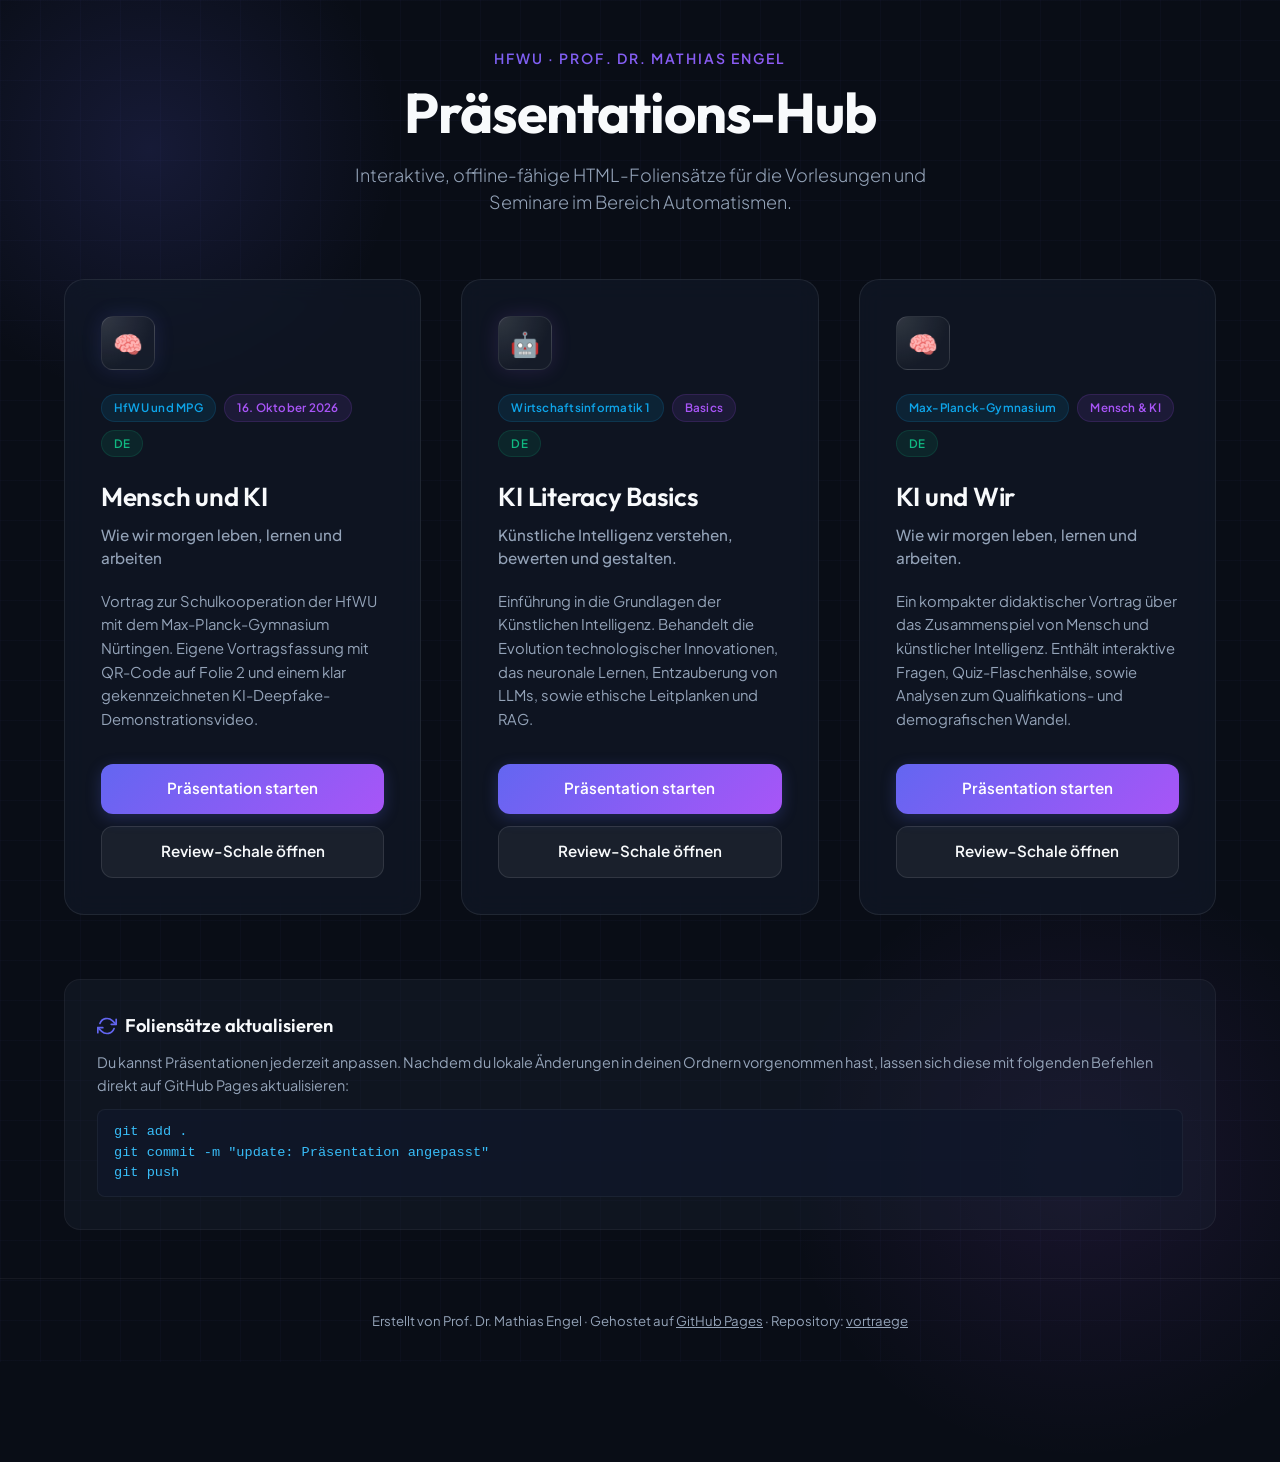
<file: index.html>
<!doctype html>
<html lang="de">
<head>
  <meta charset="utf-8">
  <meta name="viewport" content="width=device-width, initial-scale=1">
  <title>Präsentationen · HFWU / Prof. Dr. Mathias Engel</title>
  <!-- Google Fonts for premium typography -->
  <link rel="preconnect" href="https://fonts.googleapis.com">
  <link rel="preconnect" href="https://fonts.gstatic.com" crossorigin>
  <link href="https://fonts.googleapis.com/css2?family=Outfit:wght@300;400;500;600;700&family=Plus+Jakarta+Sans:wght@300;400;500;600;700&display=swap" rel="stylesheet">
  
  <style>
    :root {
      --bg-dark: #090d16;
      --card-bg: rgba(17, 25, 40, 0.65);
      --card-border: rgba(255, 255, 255, 0.08);
      --text-main: #f8fafc;
      --text-muted: #94a3b8;
      --primary: #6366f1;
      --primary-glow: rgba(99, 102, 241, 0.15);
      --secondary: #a855f7;
      --secondary-glow: rgba(168, 85, 247, 0.15);
      --accent-green: #10b981;
      --accent-blue: #0ea5e9;
      --grid-color: rgba(99, 102, 241, 0.03);
    }

    * {
      box-sizing: border-box;
      margin: 0;
      padding: 0;
    }

    body {
      background-color: var(--bg-dark);
      color: var(--text-main);
      font-family: 'Plus Jakarta Sans', system-ui, -apple-system, sans-serif;
      min-height: 100vh;
      display: flex;
      flex-direction: column;
      position: relative;
      overflow-x: hidden;
      line-height: 1.5;
    }

    /* Ambient background glows */
    body::before {
      content: '';
      position: absolute;
      width: 500px;
      height: 500px;
      background: radial-gradient(circle, rgba(99, 102, 241, 0.15) 0%, rgba(99, 102, 241, 0) 70%);
      top: -100px;
      left: -100px;
      z-index: -1;
      pointer-events: none;
    }

    body::after {
      content: '';
      position: absolute;
      width: 600px;
      height: 600px;
      background: radial-gradient(circle, rgba(168, 85, 247, 0.1) 0%, rgba(168, 85, 247, 0) 70%);
      bottom: -100px;
      right: -100px;
      z-index: -1;
      pointer-events: none;
    }

    /* Grid background pattern */
    .grid-bg {
      position: absolute;
      inset: 0;
      background-image: 
        linear-gradient(to right, var(--grid-color) 1px, transparent 1px),
        linear-gradient(to bottom, var(--grid-color) 1px, transparent 1px);
      background-size: 40px 40px;
      z-index: -2;
      pointer-events: none;
    }

    .container {
      width: 100%;
      max-width: 1200px;
      margin: 0 auto;
      padding: 3rem 1.5rem;
      flex-grow: 1;
      display: flex;
      flex-direction: column;
    }

    header {
      text-align: center;
      margin-bottom: 4rem;
      position: relative;
    }

    .eyebrow {
      font-size: 0.875rem;
      font-weight: 600;
      text-transform: uppercase;
      letter-spacing: 0.15em;
      background: linear-gradient(135deg, var(--primary) 0%, var(--secondary) 100%);
      -webkit-background-clip: text;
      -webkit-text-fill-color: transparent;
      margin-bottom: 0.75rem;
    }

    h1 {
      font-family: 'Outfit', sans-serif;
      font-size: clamp(2.5rem, 5vw, 3.5rem);
      font-weight: 700;
      letter-spacing: -0.02em;
      line-height: 1.15;
      margin-bottom: 1rem;
    }

    .lead {
      color: var(--text-muted);
      font-size: 1.125rem;
      max-width: 600px;
      margin: 0 auto;
      font-weight: 300;
    }

    /* Cards Grid */
    .cards-grid {
      display: grid;
      grid-template-columns: repeat(auto-fit, minmax(320px, 1fr));
      gap: 2.5rem;
      margin-bottom: 4rem;
    }

    .card {
      background: var(--card-bg);
      border: 1px solid var(--card-border);
      border-radius: 20px;
      backdrop-filter: blur(12px);
      -webkit-backdrop-filter: blur(12px);
      padding: 2.25rem;
      display: flex;
      flex-direction: column;
      transition: all 0.4s cubic-bezier(0.16, 1, 0.3, 1);
      position: relative;
      overflow: hidden;
    }

    .card::before {
      content: '';
      position: absolute;
      top: 0;
      left: 0;
      width: 100%;
      height: 4px;
      background: linear-gradient(to right, var(--primary), var(--secondary));
      opacity: 0;
      transition: opacity 0.4s ease;
    }

    .card:hover {
      transform: translateY(-5px);
      border-color: rgba(255, 255, 255, 0.18);
      box-shadow: 0 20px 40px -15px rgba(0, 0, 0, 0.5);
    }

    .card:hover::before {
      opacity: 1;
    }

    /* Card Gradient Icon Header */
    .card-icon {
      width: 54px;
      height: 54px;
      border-radius: 12px;
      display: flex;
      align-items: center;
      justify-content: center;
      font-size: 1.5rem;
      margin-bottom: 1.5rem;
      background: radial-gradient(100% 100% at 0% 0%, rgba(255, 255, 255, 0.15) 0%, rgba(255, 255, 255, 0.03) 100%);
      border: 1px solid rgba(255, 255, 255, 0.1);
    }

    .card:nth-child(1) .card-icon {
      color: var(--primary);
      box-shadow: 0 0 20px var(--primary-glow);
    }

    .card:nth-child(2) .card-icon {
      color: var(--secondary);
      box-shadow: 0 0 20px var(--secondary-glow);
    }

    /* Badges */
    .badge-row {
      display: flex;
      flex-wrap: wrap;
      gap: 0.5rem;
      margin-bottom: 1.25rem;
    }

    .badge {
      font-size: 0.725rem;
      font-weight: 600;
      padding: 0.25rem 0.75rem;
      border-radius: 100px;
      letter-spacing: 0.02em;
    }

    .badge-blue {
      background-color: rgba(14, 165, 233, 0.1);
      color: var(--accent-blue);
      border: 1px solid rgba(14, 165, 233, 0.15);
    }

    .badge-purple {
      background-color: rgba(168, 85, 247, 0.1);
      color: var(--secondary);
      border: 1px solid rgba(168, 85, 247, 0.15);
    }

    .badge-green {
      background-color: rgba(16, 185, 129, 0.1);
      color: var(--accent-green);
      border: 1px solid rgba(16, 185, 129, 0.15);
    }

    .card-title {
      font-family: 'Outfit', sans-serif;
      font-size: 1.625rem;
      font-weight: 600;
      margin-bottom: 0.5rem;
      letter-spacing: -0.01em;
    }

    .card-subtitle {
      font-size: 0.95rem;
      font-weight: 500;
      color: var(--text-muted);
      margin-bottom: 1.25rem;
      min-height: 2.8rem;
    }

    .card-desc {
      color: var(--text-muted);
      font-size: 0.925rem;
      line-height: 1.6;
      margin-bottom: 2rem;
      flex-grow: 1;
    }

    /* Action Buttons */
    .button-group {
      display: flex;
      flex-direction: column;
      gap: 0.75rem;
    }

    .btn {
      display: inline-flex;
      align-items: center;
      justify-content: center;
      padding: 0.85rem 1.5rem;
      border-radius: 12px;
      font-weight: 600;
      font-size: 0.95rem;
      text-decoration: none;
      transition: all 0.2s ease;
      cursor: pointer;
      width: 100%;
    }

    .btn-primary {
      background: linear-gradient(135deg, var(--primary) 0%, var(--secondary) 100%);
      color: #fff;
      box-shadow: 0 4px 15px rgba(99, 102, 241, 0.25);
      border: none;
    }

    .btn-primary:hover {
      box-shadow: 0 6px 20px rgba(99, 102, 241, 0.4);
      transform: translateY(-2px);
    }

    .btn-secondary {
      background: rgba(255, 255, 255, 0.05);
      color: var(--text-main);
      border: 1px solid rgba(255, 255, 255, 0.1);
    }

    .btn-secondary:hover {
      background: rgba(255, 255, 255, 0.1);
      border-color: rgba(255, 255, 255, 0.2);
    }

    /* Update Info Accordion */
    .info-section {
      background: rgba(30, 41, 59, 0.3);
      border: 1px solid rgba(255, 255, 255, 0.05);
      border-radius: 16px;
      padding: 2rem;
      margin-top: auto;
    }

    .info-title {
      font-family: 'Outfit', sans-serif;
      font-size: 1.15rem;
      font-weight: 600;
      margin-bottom: 0.75rem;
      display: flex;
      align-items: center;
      gap: 0.5rem;
    }

    .info-title svg {
      color: var(--primary);
    }

    .info-desc {
      color: var(--text-muted);
      font-size: 0.9rem;
      line-height: 1.6;
    }

    .code-block {
      background: rgba(15, 23, 42, 0.8);
      border: 1px solid rgba(255, 255, 255, 0.05);
      padding: 0.75rem 1rem;
      border-radius: 8px;
      font-family: 'Courier New', Courier, monospace;
      font-size: 0.85rem;
      color: #38bdf8;
      margin-top: 0.75rem;
      display: block;
      overflow-x: auto;
    }

    footer {
      text-align: center;
      padding: 2rem 0;
      color: var(--text-muted);
      font-size: 0.825rem;
      border-top: 1px solid rgba(255, 255, 255, 0.05);
    }

    footer a {
      color: var(--text-muted);
      text-decoration: underline;
      transition: color 0.2s ease;
    }

    footer a:hover {
      color: var(--primary);
    }

    @media (max-width: 640px) {
      .container {
        padding: 2rem 1rem;
      }
      h1 {
        font-size: 2.25rem;
      }
      .card {
        padding: 1.5rem;
      }
    }
  </style>
</head>
<body>
  <div class="grid-bg"></div>

  <div class="container">
    <header>
      <div class="eyebrow">HFWU · Prof. Dr. Mathias Engel</div>
      <h1>Präsentations-Hub</h1>
      <p class="lead">Interaktive, offline-fähige HTML-Foliensätze für die Vorlesungen und Seminare im Bereich Automatismen.</p>
    </header>

    <main class="cards-grid">
      <!-- Schulkooperation HfWU / MPG, 16. Oktober 2026 -->
      <article class="card">
        <div class="card-icon">🧠</div>
        <div class="badge-row">
          <span class="badge badge-blue">HfWU und MPG</span>
          <span class="badge badge-purple">16. Oktober 2026</span>
          <span class="badge badge-green">DE</span>
        </div>
        <h2 class="card-title">Mensch und KI</h2>
        <h3 class="card-subtitle">Wie wir morgen leben, lernen und arbeiten</h3>
        <p class="card-desc">Vortrag zur Schulkooperation der HfWU mit dem Max-Planck-Gymnasium Nürtingen. Eigene Vortragsfassung mit QR-Code auf Folie 2 und einem klar gekennzeichneten KI-Deepfake-Demonstrationsvideo.</p>
        <div class="button-group">
          <a href="./mensch-und-ki-hfwu-mpg-2026-10-16/presentation.html" class="btn btn-primary">Präsentation starten</a>
          <a href="./mensch-und-ki-hfwu-mpg-2026-10-16/review.html" class="btn btn-secondary">Review-Schale öffnen</a>
        </div>
      </article>
      <!-- Card 1: KI Literacy Basics -->
      <article class="card">
        <div class="card-icon">🤖</div>
        <div class="badge-row">
          <span class="badge badge-blue">Wirtschaftsinformatik 1</span>
          <span class="badge badge-purple">Basics</span>
          <span class="badge badge-green">DE</span>
        </div>
        <h2 class="card-title">KI Literacy Basics</h2>
        <h3 class="card-subtitle">Künstliche Intelligenz verstehen, bewerten und gestalten.</h3>
        <p class="card-desc">Einführung in die Grundlagen der Künstlichen Intelligenz. Behandelt die Evolution technologischer Innovationen, das neuronale Lernen, Entzauberung von LLMs, sowie ethische Leitplanken und RAG.</p>
        <div class="button-group">
          <a href="./KI%20Literacy%20Basics/presentation.html" class="btn btn-primary">Präsentation starten</a>
          <a href="./KI%20Literacy%20Basics/review.html" class="btn btn-secondary">Review-Schale öffnen</a>
        </div>
      </article>

      <!-- Card 2: KI und Wir -->
      <article class="card">
        <div class="card-icon">🧠</div>
        <div class="badge-row">
          <span class="badge badge-blue">Max-Planck-Gymnasium</span>
          <span class="badge badge-purple">Mensch &amp; KI</span>
          <span class="badge badge-green">DE</span>
        </div>
        <h2 class="card-title">KI und Wir</h2>
        <h3 class="card-subtitle">Wie wir morgen leben, lernen und arbeiten.</h3>
        <p class="card-desc">Ein kompakter didaktischer Vortrag über das Zusammenspiel von Mensch und künstlicher Intelligenz. Enthält interaktive Fragen, Quiz-Flaschenhälse, sowie Analysen zum Qualifikations- und demografischen Wandel.</p>
        <div class="button-group">
          <a href="./KI%20und%20Wir/presentation.html" class="btn btn-primary">Präsentation starten</a>
          <a href="./KI%20und%20Wir/review.html" class="btn btn-secondary">Review-Schale öffnen</a>
        </div>
      </article>
    </main>

    <section class="info-section">
      <h3 class="info-title">
        <svg xmlns="http://www.w3.org/2000/svg" width="20" height="20" viewBox="0 0 24 24" fill="none" stroke="currentColor" stroke-width="2" stroke-linecap="round" stroke-linejoin="round" class="feather feather-refresh-cw"><polyline points="23 4 23 10 17 10"></polyline><polyline points="1 20 1 14 7 14"></polyline><path d="M3.51 9a9 9 0 0 1 14.85-3.36L23 10M1 14l4.64 4.36A9 9 0 0 0 20.49 15"></path></svg>
        Foliensätze aktualisieren
      </h3>
      <p class="info-desc">
        Du kannst Präsentationen jederzeit anpassen. Nachdem du lokale Änderungen in deinen Ordnern vorgenommen hast, lassen sich diese mit folgenden Befehlen direkt auf GitHub Pages aktualisieren:
      </p>
      <code class="code-block">
        git add .<br>
        git commit -m "update: Präsentation angepasst"<br>
        git push
      </code>
    </section>
  </div>

  <footer>
    <p>Erstellt von Prof. Dr. Mathias Engel · Gehostet auf <a href="https://pages.github.com/" target="_blank" rel="noopener">GitHub Pages</a> · Repository: <a href="https://github.com/ProfEngel/vortraege" target="_blank" rel="noopener">vortraege</a></p>
  </footer>
</body>
</html>
</file>
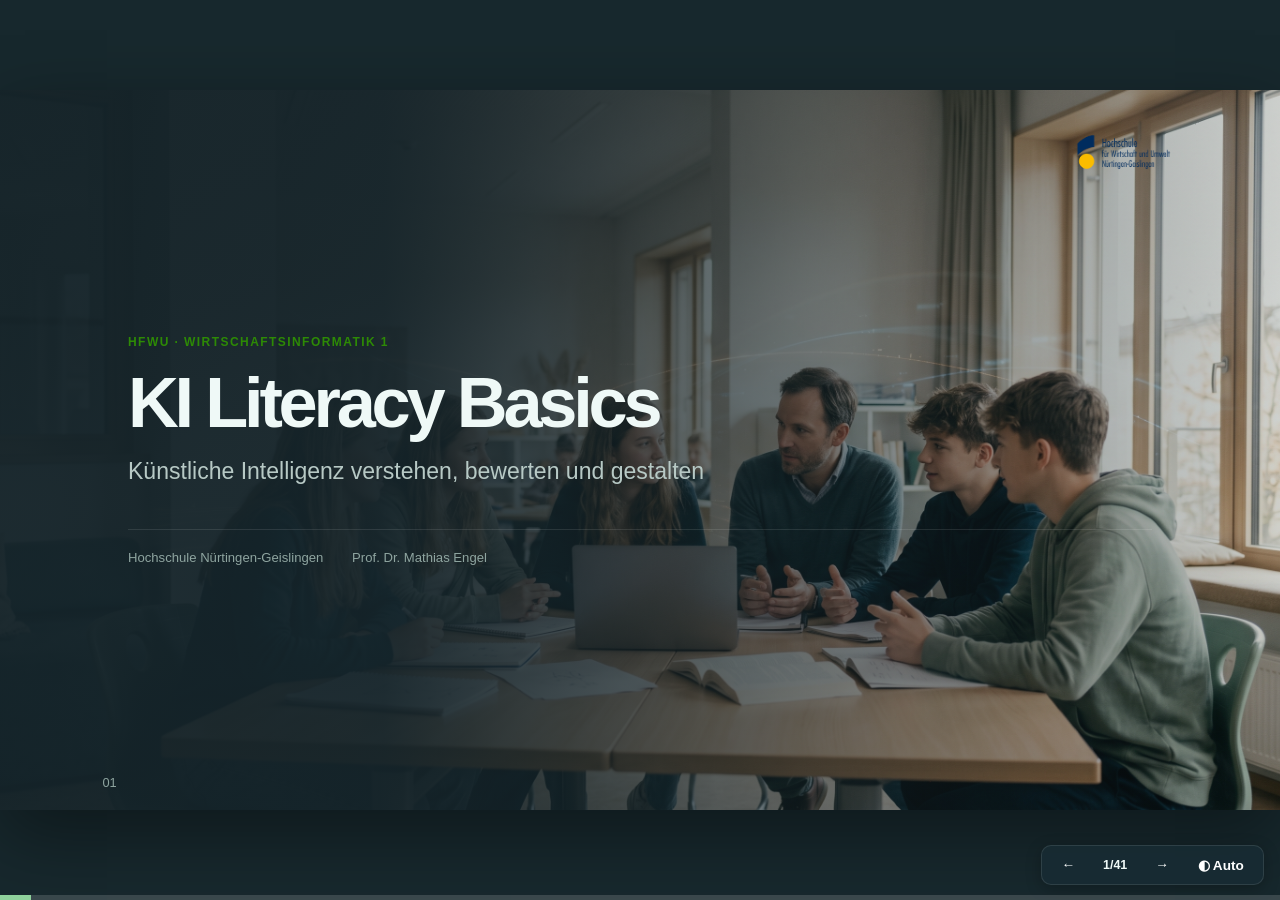
<file: KI Literacy Basics/presentation.de.html>
<!doctype html>
<html lang="de">
<head>
  <meta charset="utf-8">
  <meta name="viewport" content="width=device-width,initial-scale=1">
  <title>KI Literacy Basics · HFWU</title>
  <link rel="stylesheet" href="assets/css/presentation.css">
</head>
<body>
  <main class="deck">

    <!-- Slide 1: Cover -->
    <section class="slide active cover-slide" id="slide-01-cover" data-title="KI Literacy Basics">
      <img class="cover-image" src="assets/media/slide-01-human-ai-hero-kie.png" alt="Studierende arbeiten gemeinsam mit Laptops an KI-Systemen">
      <div class="cover-overlay">
        <p class="eyebrow">HFWU · WIRTSCHAFTSINFORMATIK 1</p>
        <h1>KI Literacy Basics</h1>
        <p class="cover-subtitle">Künstliche Intelligenz verstehen, bewerten und gestalten</p>
        <div class="cover-meta">
          <span>Hochschule Nürtingen-Geislingen</span>
          <span>Prof. Dr. Mathias Engel</span>
        </div>
      </div>
      <img class="cover-brand" src="assets/media/hfwu_logo.png" alt="HFWU-Logo">
      <span class="cover-index">01</span>
    </section>

    <!-- Slide 2: QR-Code -->
    <section class="slide" id="slide-02-qr-code" data-title="Link zur Präsentation">
      <header class="slide-top">
        <span class="kicker">02 · ONLINE</span>
        <h1 class="slide-title">Link zur Präsentation</h1>
        <img class="brand" src="assets/media/hfwu_logo.png" alt="HFWU-Logo">
      </header>
      <div class="content two">
        <div>
          <p class="eyebrow">DIREKTLINK</p>
          <h2 class="display">Scannen &amp; <em>Teilen</em></h2>
          <p class="lede">Nutze diesen QR-Code, um die Präsentation direkt auf mobilen Geräten zu öffnen, mitzugehen oder den Foliensatz zu teilen.</p>
          <p style="margin-top: 1.5rem; font-size: 1.1rem; font-weight: 700;">
            <a href="https://profengel.github.io/vortraege/KI%20Literacy%20Basics/presentation.html" target="_blank" style="color: var(--green); text-decoration: underline;">profengel.github.io/vortraege/KI Literacy Basics/</a>
          </p>
        </div>
        <div class="media-frame contain" style="background: #fff; padding: 1.5rem; display: flex; align-items: center; justify-content: center;">
          <img src="assets/media/qr-code-presentation.png" alt="QR-Code für diese Präsentation" style="max-height: 100%; max-width: 100%; object-fit: contain;">
        </div>
      </div>
      <span class="presenter">Prof. Dr. M. Engel</span>
      <span class="slide-sources">QR-Code</span>
    </section>

    <!-- Slide 3: Die Leitfrage -->
    <section class="slide cover-slide question-slide" id="slide-02-leitfrage" data-title="Die Leitfrage">
      <img class="cover-image" src="assets/media/slide-02-guiding-question-kie.png" alt="Schülerinnen arbeiten gemeinsam an einer Aufgabe">
      <div class="question-overlay">
        <p class="eyebrow">DIE LEITFRAGE</p>
        <h1>Wie finde ich die Balance zwischen der Nutzung von KI und meiner eigenen Verantwortung?</h1>
        <p>Wir betrachten künstliche Intelligenz als einen Verstärker unseres Denkens – doch Zielsetzung, Kontext und Qualitätskontrolle müssen zwingend bei uns bleiben.</p>
      </div>
      <img class="cover-brand" src="assets/media/hfwu_logo.png" alt="HFWU-Logo">
      <span class="cover-index">02</span>
    </section>

    <!-- Slide 6 (1.1): Wie funktioniert KI und was ist ihr Ziel? -->
    <!-- Slide 3 (1.1a): Evolution: Die Beschleunigung der Innovation -->
    <section class="slide" id="slide-03-evolution-innovation" data-title="Evolution: Die Beschleunigung der Innovation">
      <header class="slide-top">
        <span class="kicker">03 · EVOLUTION</span>
        <h1 class="slide-title">Evolution: Die Beschleunigung der Innovation</h1>
        <img class="brand" src="assets/media/hfwu_logo.png" alt="HFWU-Logo">
      </header>
      <div class="content two">
        <div>
          <p class="eyebrow">VOM FEUER ZUR KI</p>
          <h2 class="display">300.000 Jahre Entwicklung in <em>Sekunden.</em></h2>
          <p class="lede">Seit dem Auftreten des Homo Sapiens (vor ca. 300.000 Jahren) vergingen Jahrtausende zwischen Erfindungen (Feuer, Steinwerkzeug, Rad). Heute jagt eine Revolution die nächste.</p>
          <div class="facts">
            <div class="fact">
              <span class="icon">✦</span>
              <div>
                <strong class="fact-title">Exponentielles Wachstum</strong>
                <span class="fact-text">Die Zeitspanne zwischen technologischen Durchbrüchen verkürzt sich dramatisch (Dampfmaschine, Computer, KI).</span>
              </div>
            </div>
            <div class="fact">
              <span class="icon">✦</span>
              <div>
                <strong class="fact-title">Der aktuelle Kulminationspunkt</strong>
                <span class="fact-text">KI ist kein isoliertes Phänomen, sondern das nächste Werkzeug in unserer langen Innovationshistorie.</span>
              </div>
            </div>
          </div>
        </div>
        <div class="media-frame contain">
          <img data-image-id="evolution_innovation" src="assets/media/human_innovation_timeline.png" alt="Zeitstrahl der menschlichen Innovationen von der Steinzeit bis zur künstlichen Intelligenz">
        </div>
      </div>
      <span class="presenter">Prof. Dr. M. Engel</span>
      <span class="slide-sources">
        <a href="sources/source-overview.html#I1">[I1]</a> Kursmaterial
      </span>
    </section>

    <!-- Slide 4 (1.1b): Erwartungshorizont: Amaras Gesetz -->
    <section class="slide" id="slide-04-amaras-law" data-title="Erwartungshorizont: Amaras Gesetz">
      <header class="slide-top">
        <span class="kicker">04 · PERSPEKTIVE</span>
        <h1 class="slide-title">Erwartungshorizont: Amaras Gesetz</h1>
        <img class="brand" src="assets/media/hfwu_logo.png" alt="HFWU-Logo">
      </header>
      <div class="content two">
        <div class="media-frame contain">
          <img data-image-id="amaras_law" src="assets/media/amara_law_hype_integration.jpg" alt="Metaphorische Grafik für Amaras Gesetz: Ein Hype-Feuerwerk links und ein tief verwurzelter Baum der Integration rechts">
        </div>
        <div>
          <p class="eyebrow">ÜBERSCHÄTZUNG VS. UNTERSCHÄTZUNG</p>
          <h2 class="display">Hype-Feuerwerk vs. <em>tiefe Wurzeln.</em></h2>
          <p class="lede">Amaras Gesetz besagt: Wir überschätzen die Wirkung einer neuen Technologie kurzfristig (Hype), unterschätzen sie aber langfristig dramatisch (Integration).</p>
          <div class="facts">
            <div class="fact">
              <span class="icon">✦</span>
              <div>
                <strong class="fact-title">Der Hype-Zyklus (Feuerwerk)</strong>
                <span class="fact-text">Erste generative Erfolge werden oft mit allmächtiger Intelligenz verwechselt, was zu übertriebenen Erwartungen führt.</span>
              </div>
            </div>
            <div class="fact">
              <span class="icon">✦</span>
              <div>
                <strong class="fact-title">Die Tiefenintegration (Wurzelwerk)</strong>
                <span class="fact-text">Nach der Abkühlung der Euphorie sickert die Technologie tief in die Strukturen unserer Arbeitswelt ein.</span>
              </div>
            </div>
          </div>
        </div>
      </div>
      <span class="presenter">Prof. Dr. M. Engel</span>
      <span class="slide-sources">
        <a href="sources/source-overview.html#I1">[I1]</a> Kursmaterial
      </span>
    </section>

    <!-- Slide 5 (1.1c): Evolution der KI: Vom Perzeptron zu Agenten -->
    <section class="slide" id="slide-05-evolution-ki" data-title="Evolution der KI">
      <header class="slide-top">
        <span class="kicker">05 · HISTORIE</span>
        <h1 class="slide-title">Evolution der KI: Vom Perzeptron zu Agenten</h1>
        <img class="brand" src="assets/media/hfwu_logo.png" alt="HFWU-Logo">
      </header>
      <div class="content two">
        <div>
          <p class="eyebrow">DIE FÜNF EPOCHEN DER KI</p>
          <h2 class="display">Vom einfachen Muster zum <em>handelnden Partner.</em></h2>
          <p class="lede">Die Geschichte der KI verläuft in Phasen steigender Komplexität. Aus mathematischen Abstraktionen wurden Systeme, die Ziele eigenständig verfolgen.</p>
          <div class="facts">
            <div class="fact">
              <span class="icon">✦</span>
              <div>
                <strong class="fact-title">Fokus-Verschiebung</strong>
                <span class="fact-text">Vom Verstehen (Perzeptron, neuronale Netze, Deep Learning) zur Generierung und autonomem Handeln (Agentic AI).</span>
              </div>
            </div>
            <div class="fact">
              <span class="icon">✦</span>
              <div>
                <strong class="fact-title">Ziele erreichen</strong>
                <span class="fact-text">Moderne Agenten chatten nicht nur – sie reflektieren, planen Schritte, nutzen Werkzeuge und korrigieren sich selbst.</span>
              </div>
            </div>
          </div>
        </div>
        <div class="media-frame contain">
          <img data-image-id="evolution_ki" src="assets/media/evolution_ki.png" alt="Diagramm: Fünf Phasen der KI-Entwicklung von 1950 (Perzeptron) über Deep Learning bis zur heutigen Agentic AI">
        </div>
      </div>
      <span class="presenter">Prof. Dr. M. Engel</span>
      <span class="slide-sources">
        <a href="sources/source-overview.html#I1">[I1]</a> Kursmaterial
      </span>
    </section>

    <section class="slide" id="slide-06-funktionsweise-ki" data-title="Wie funktioniert KI?">
      <header class="slide-top">
        <span class="kicker">06 · TECHNIKFUNDAMENT</span>
        <h1 class="slide-title">Wie funktioniert KI und was ist ihr Ziel?</h1>
        <img class="brand" src="assets/media/hfwu_logo.png" alt="HFWU-Logo">
      </header>
      <div class="content two">
        <div>
          <p class="eyebrow">DAS PRINZIP MUSTERERKENNUNG</p>
          <h2 class="display">Regeln <em>lernen</em> statt programmieren.</h2>
          <p class="lede">Klassische Software führt feste Anweisungen aus. KI hingegen analysiert Daten, sucht Muster und leitet daraus statistische Regeln ab.</p>
          <div class="facts">
            <div class="fact">
              <span class="icon">1</span>
              <div>
                <strong class="fact-title">Statistische Näherung</strong>
                <span class="fact-text">KI liefert keine garantierten Wahrheiten, sondern Wahrscheinlichkeiten.</span>
              </div>
            </div>
            <div class="fact">
              <span class="icon">2</span>
              <div>
                <strong class="fact-title">Musterübertragung</strong>
                <span class="fact-text">Das Modell versucht, gelerntes Wissen auf neue Situationen zu übertragen.</span>
              </div>
            </div>
          </div>
        </div>
        <div class="media-frame contain">
          <img data-image-id="funktionsweise_ki" src="assets/media/2026-06-29_funktionsweise_ki_u_ziel.jpg" alt="Grafische Darstellung: Input-Daten, Modell und statistischer Output">
        </div>
      </div>
      <span class="presenter">Prof. Dr. M. Engel</span>
      <span class="slide-sources">
        <a href="sources/source-overview.html#I1">[I1]</a> Didaktik · 
        <a href="sources/source-overview.html#E2">[E2]</a> UNESCO
      </span>
    </section>

    <!-- Slide 7: Die biologische Nervenzelle -->
    <section class="slide" id="slide-07-bio-neuron" data-title="Die biologische Nervenzelle">
      <header class="slide-top">
        <span class="kicker">07 · NEURO-ANALOGIE</span>
        <h1 class="slide-title">Die biologische Analogie: Das Neuron</h1>
        <img class="brand" src="assets/media/hfwu_logo.png" alt="HFWU-Logo">
      </header>
      <div class="content two">
        <div class="media-frame contain">
          <img data-image-id="bio_neuron" src="assets/media/neuron_anatomy.png" alt="Anatomie eines biologischen Neurons: Dendriten, Soma, Axon, Myelinscheide">
        </div>
        <div>
          <p class="eyebrow">DAS BIOLOGISCHE VORBILD</p>
          <h2 class="display">Das Gehirn als <em>Signal-Netzwerk.</em></h2>
          <p class="lede">Unsere künstlichen Netze sind stark vereinfachte Modelle der Natur. Jede menschliche Nervenzelle verarbeitet elektrische Signale:</p>
          <div class="facts">
            <div class="fact">
              <span class="icon">✦</span>
              <div>
                <strong class="fact-title">Dendriten (Input)</strong>
                <span class="fact-text">Nehmen Signale von anderen Neuronen auf und leiten sie an das Soma weiter.</span>
              </div>
            </div>
            <div class="fact">
              <span class="icon">✦</span>
              <div>
                <strong class="fact-title">Axon &amp; Synapsen (Output)</strong>
                <span class="fact-text">Leiten das verarbeitete Signal über weite Strecken an Folge-Zellen weiter.</span>
              </div>
            </div>
          </div>
        </div>
      </div>
      <span class="presenter">Prof. Dr. M. Engel</span>
      <span class="slide-sources">
        <a href="sources/source-overview.html#I1">[I1]</a> Kursmaterial
      </span>
    </section>

    <!-- Slide 8: Die Synapse -->
    <section class="slide" id="slide-08-synapse" data-title="Die Synapse">
      <header class="slide-top">
        <span class="kicker">08 · NEURO-ANALOGIE</span>
        <h1 class="slide-title">Informationsübertragung: Die Synapse</h1>
        <img class="brand" src="assets/media/hfwu_logo.png" alt="HFWU-Logo">
      </header>
      <div class="content two">
        <div>
          <p class="eyebrow">BIO-GEWICHTUNG DER INFORMATION</p>
          <h2 class="display">Schaltstellen der <em>Lernfähigkeit.</em></h2>
          <p class="lede">An den Spalten zwischen Neuronen wird bestimmt, wie stark Signale übertragen werden – die biologische Entsprechung künstlicher „Gewichte“:</p>
          <div class="facts">
            <div class="fact">
              <span class="icon">✦</span>
              <div>
                <strong class="fact-title">Neurotransmitter</strong>
                <span class="fact-text">Chemische Botenstoffe überwinden den synaptischen Spalt auf Reiz hin.</span>
              </div>
            </div>
            <div class="fact">
              <span class="icon">✦</span>
              <div>
                <strong class="fact-title">Synaptische Plastizität</strong>
                <span class="fact-text">Häufig genutzte Verbindungen verstärken sich, ungenutzte verkümmern.</span>
              </div>
            </div>
          </div>
        </div>
        <div class="media-frame contain">
          <img data-image-id="synapse" src="assets/media/synapse_neurotransmitters.png" alt="Detaildarstellung der Informationsübertragung am synaptischen Spalt">
        </div>
      </div>
      <span class="presenter">Prof. Dr. M. Engel</span>
      <span class="slide-sources">
        <a href="sources/source-overview.html#I1">[I1]</a> Kursmaterial
      </span>
    </section>

    <!-- Slide 9: Lernen im Gehirn: Die Hebbsche Regel -->
    <section class="slide" id="slide-09-hebbsche-regel" data-title="Die Hebbsche Regel">
      <header class="slide-top">
        <span class="kicker">09 · NEURO-ANALOGIE</span>
        <h1 class="slide-title">Biologisches Lernen: Die Hebbsche Regel</h1>
        <img class="brand" src="assets/media/hfwu_logo.png" alt="HFWU-Logo">
      </header>
      <div class="content two">
        <div class="media-frame contain">
          <img data-image-id="hebbian_path" src="assets/media/hebbian_path_medium.jpg" alt="Wiesenpfad als Metapher für neuronale Verbindungen">
        </div>
        <div>
          <p class="eyebrow">WHAT FIRES TOGETHER, WIRES TOGETHER</p>
          <h2 class="display">Der <em>Wiesenpfad</em> im Kopf.</h2>
          <p class="lede">Lernen hinterlässt physische Pfade. Je häufiger ein Signalweg aktiviert wird, desto leichter fällt der Stromfluss künftig:</p>
          <div class="facts">
            <div class="fact">
              <span class="icon">1</span>
              <div>
                <strong class="fact-title">Pfaderstellung</strong>
                <span class="fact-text">Erstes Lernen ist anstrengend – der Trampelpfad muss im dichten Gras erst entstehen.</span>
              </div>
            </div>
            <div class="fact">
              <span class="icon">2</span>
              <div>
                <strong class="fact-title">Gewichtsverstärkung</strong>
                <span class="fact-text">Durch wiederholte Nutzung entsteht ein befestigter Weg (analog zu künstlichen Netzgewichten).</span>
              </div>
            </div>
          </div>
        </div>
      </div>
      <span class="presenter">Prof. Dr. M. Engel</span>
      <span class="slide-sources">
        <a href="sources/source-overview.html#I1">[I1]</a> Kapitel 1
      </span>
    </section>

    <!-- Slide 10 (1.2): Wie funktioniert ein LLM? -->
    <section class="slide" id="slide-10-funktionsweise-llm" data-title="Wie funktioniert ein LLM?">
      <header class="slide-top">
        <span class="kicker">10 · TECHNIKFUNDAMENT</span>
        <h1 class="slide-title">Wie funktioniert ein Large Language Model?</h1>
        <img class="brand" src="assets/media/hfwu_logo.png" alt="HFWU-Logo">
      </header>
      <div class="content two">
        <div>
          <p class="eyebrow">WORT-FÜR-WORT STATISTIK</p>
          <h2 class="display">Die Kunst der <em>Autovervollständigung.</em></h2>
          <p class="lede">Ein LLM versteht keine inhaltliche Bedeutung. Es sagt basierend auf gelernten Mustern voraus, welches Wortteil (Token) als nächstes folgt.</p>
          <div class="facts">
            <div class="fact">
              <span class="icon">✦</span>
              <div>
                <strong class="fact-title">Token-Verarbeitung</strong>
                <span class="fact-text">Texte werden in kleine Wortteile (Tokens) zerlegt und in Zahlenvektoren umgewandelt.</span>
              </div>
            </div>
            <div class="fact">
              <span class="icon">✦</span>
              <div>
                <strong class="fact-title">Transformer-Aufmerksamkeit</strong>
                <span class="fact-text">Die Self-Attention-Methode bewertet, welche Wörter im Kontext am wichtigsten sind.</span>
              </div>
            </div>
          </div>
        </div>
        <div class="media-frame contain">
          <img data-image-id="funktionsweise_llm" src="assets/media/2026-06-29_funktionsweise_llm_u_ziel.jpg" alt="Darstellung von Text-Tokens und Wahrscheinlichkeits-Berechnung">
        </div>
      </div>
      <span class="presenter">Prof. Dr. M. Engel</span>
      <span class="slide-sources">
        <a href="sources/source-overview.html#A1">[A1]</a> Vaswani · 
        <a href="sources/source-overview.html#I1">[I1]</a> Kursmaterial
      </span>
    </section>

    <!-- Slide 11: Lernen oder Verstehen? Generalisierung vs. Auswendiglernen -->
    <section class="slide" id="slide-11-generalize-memorize" data-title="Lernen oder Verstehen?">
      <header class="slide-top">
        <span class="kicker">11 · LERNTHEORIE</span>
        <h1 class="slide-title">Klausurvorbereitung: Generalisieren vs. Memorieren</h1>
        <img class="brand" src="assets/media/hfwu_logo.png" alt="HFWU-Logo">
      </header>
      <div class="content two">
        <div class="media-frame contain">
          <img data-image-id="generalize_memorize" src="assets/media/memorize_vs_generalize.png" alt="Vergleich von sturem Auswendiglernen (Overfitting) und dem Erlernen übergeordneter Muster">
        </div>
        <div>
          <p class="eyebrow">DAS GILT FÜR ALGORITHMEN UND STUDENTEN</p>
          <h2 class="display">Nicht stur <em>wiederholen,</em> sondern transferieren.</h2>
          <p class="lede">Ob ein Modell (oder ein Student) eine Regel wirklich verstanden hat, zeigt sich erst bei einer völlig neuen Aufgabe:</p>
          
          <div class="choice-row">
            <button data-target="#generalize-feedback" data-answer="Künstlich 'Overfitting' genannt: Erkennt bekannte Aufgabenmuster perfekt, versagt aber sofort, wenn sich Variablen minimal ändern.">Varianten auswendig lernen</button>
            <button data-target="#generalize-feedback" data-answer="Richtig! Ziel des Trainings ist die Generalisierung – die Fähigkeit, das gelernte Strukturmuster flexibel anzuwenden.">Das zugrundeliegende Prinzip verstehen</button>
          </div>
          <p id="generalize-feedback" class="answer"></p>
        </div>
      </div>
      <span class="presenter">Prof. Dr. M. Engel</span>
      <span class="slide-sources">
        <a href="sources/source-overview.html#I1">[I1]</a> Didaktik
      </span>
    </section>

    <!-- Slide 12 (1.3): Wie läuft das Training ab? -->
    <section class="slide" id="slide-12-llm-training" data-title="Wie läuft das Training ab?">
      <header class="slide-top">
        <span class="kicker">12 · TECHNIKFUNDAMENT</span>
        <h1 class="slide-title">Wie lernt die Maschine?</h1>
        <img class="brand" src="assets/media/hfwu_logo.png" alt="HFWU-Logo">
      </header>
      <div class="content two">
        <div>
          <p class="eyebrow">DREI PHASEN DES LERNENS</p>
          <h2 class="display">Vom Web-Datenberg zum <em>Chat-Partner.</em></h2>
          <p class="lede">Ein Modell wird in mehreren Stufen trainiert, bevor es für uns nützlich wird:</p>
          <div class="facts">
            <div class="fact">
              <span class="icon">1</span>
              <div>
                <strong class="fact-title">Pretraining (Muster lernen)</strong>
                <span class="fact-text">Einlesen riesiger Textmengen, um Sprachstruktur und Weltwissen grob aufzunehmen.</span>
              </div>
            </div>
            <div class="fact">
              <span class="icon">2</span>
              <div>
                <strong class="fact-title">Instruction Fine-Tuning</strong>
                <span class="fact-text">Anleitung durch Frage-Antwort-Paare, um Anweisungen präzise zu befolgen.</span>
              </div>
            </div>
            <div class="fact">
              <span class="icon">3</span>
              <div>
                <strong class="fact-title">RLHF (Menschliches Feedback)</strong>
                <span class="fact-text">Ausrichtung (Alignment) an menschlichen Präferenzen für Sicherheit und Nützlichkeit.</span>
              </div>
            </div>
          </div>
        </div>
        <div class="media-frame contain">
          <img data-image-id="llm_training" src="assets/media/2026-06-29_llm_training.jpg" alt="Visualisierung des Trainingsprozesses: Pretraining, Fine-Tuning und RLHF">
        </div>
      </div>
      <span class="presenter">Prof. Dr. M. Engel</span>
      <span class="slide-sources">
        <a href="sources/source-overview.html#A1">[A1]</a> Vaswani · 
        <a href="sources/source-overview.html#H1">[H1]</a> Ouyang · 
        <a href="sources/source-overview.html#I1">[I1]</a> Kurs
      </span>
    </section>

    <!-- Slide 13: Energieeffizienz: Gehirn vs. Chip -->
    <section class="slide" id="slide-13-energy-efficiency" data-title="Gehirn vs. Chip">
      <header class="slide-top">
        <span class="kicker">13 · NACHHALTIGKEIT</span>
        <h1 class="slide-title">Energieeffizienz: Gehirn vs. Rechenzentrum</h1>
        <img class="brand" src="assets/media/hfwu_logo.png" alt="HFWU-Logo">
      </header>
      <div class="content two">
        <div class="media-frame contain">
          <img data-image-id="brain_vs_chip" src="assets/media/energy_efficiency_brain_vs_chip.png" alt="Grafik: Das Gehirn benötigt nur 20 Watt Leistung, während KI-Training Megawatt verbraucht">
        </div>
        <div>
          <p class="eyebrow">DER EFFIZIENZ-KLASMUR</p>
          <h2 class="display">Denken mit <em>20 Watt</em> Leistung.</h2>
          <p class="lede">Das biologische Netz ist ein Meisterwerk der Energieeinsparung. Künstliche Intelligenz imitiert die Struktur, benötigt aber riesige Energiemengen:</p>
          <div class="facts">
            <div class="fact">
              <span class="icon">⚡</span>
              <div>
                <strong class="fact-title">Biologische Effizienz</strong>
                <span class="fact-text">Das menschliche Gehirn benötigt weniger Leistung als eine klassische Glühbirne.</span>
              </div>
            </div>
            <div class="fact">
              <span class="icon">⚡</span>
              <div>
                <strong class="fact-title">Künstliche Cluster</strong>
                <span class="fact-text">Das Training modernster Frontier-Modelle verschlingt mehrere Gigawattstunden Strom.</span>
              </div>
            </div>
          </div>
        </div>
      </div>
      <span class="presenter">Prof. Dr. M. Engel</span>
      <span class="slide-sources">
        <a href="sources/source-overview.html#I1">[I1]</a> Vorlesung
      </span>
    </section>

    <!-- Slide 14 (1.4): Spezialisten vs. Allrounder: SLM und LLM -->
    <section class="slide" id="slide-14-spezialisten-modelle" data-title="Spezialisten vs. Allrounder">
      <header class="slide-top">
        <span class="kicker">14 · MODELLE</span>
        <h1 class="slide-title">Spezialisten vs. Allrounder: SLM und LLM</h1>
        <img class="brand" src="assets/media/hfwu_logo.png" alt="HFWU-Logo">
      </header>
      <div class="content two">
        <div>
          <p class="eyebrow">DIE GRÖSSE DER SYSTEME</p>
          <h2 class="display">Nicht immer ist <em>größer</em> besser.</h2>
          <p class="lede">Die KI-Landschaft teilt sich auf. Neben gigantischen Frontier-Modellen in der Cloud gewinnen kompakte, lokale Spezialisten an Bedeutung.</p>
          <div class="facts">
            <div class="fact">
              <span class="icon">☁</span>
              <div>
                <strong class="fact-title">Large Language Models (LLM)</strong>
                <span class="fact-text">Milliarden Parameter, enorme Vielseitigkeit, benötigen Rechenzentren (Cloud).</span>
              </div>
            </div>
            <div class="fact">
              <span class="icon">▣</span>
              <div>
                <strong class="fact-title">Small Language Models (SLM)</strong>
                <span class="fact-text">Wenige Milliarden Parameter, extrem schnell, laufen lokal auf Notebooks oder Mobilgeräten.</span>
              </div>
            </div>
          </div>
        </div>
        <div class="media-frame contain">
          <img data-image-id="spezialisten_modelle" src="assets/media/2026-06-29_spezialisten_grosse_kleine_llm.jpg" alt="Vergleich von großen Cloud-Modellen und schlanken, spezialisierten lokalen KIs">
        </div>
      </div>
      <span class="presenter">Prof. Dr. M. Engel</span>
      <span class="slide-sources">
        <a href="sources/source-overview.html#W1">[W1]</a> WEF · 
        <a href="sources/source-overview.html#I1">[I1]</a> Didaktik
      </span>
    </section>

    <!-- Slide 15 (1.5): Agentic AI vs. Chatbots -->
    <section class="slide" id="slide-15-agentic-ai" data-title="Agentic AI vs. Chatbots">
      <header class="slide-top">
        <span class="kicker">15 · AGENTIC AI</span>
        <h1 class="slide-title">Vom Chatbot zum autonomen Agenten</h1>
        <img class="brand" src="assets/media/hfwu_logo.png" alt="HFWU-Logo">
      </header>
      <div class="content two">
        <div class="media-frame contain">
          <img data-image-id="agentic_ai" src="assets/media/2026-06-29_agentic_ai_vs_chatbots.jpg" alt="Entwicklungspfad von starren Programmen zu Chatbots und dynamischen, iterativen Agenten">
        </div>
        <div>
          <p class="eyebrow">DIE EVOLUTION DER NUTZUNG</p>
          <h2 class="display">Vom Dialog zur <em>selbstständigen</em> Schleife.</h2>
          <p class="lede">Die Art, wie wir mit KI arbeiten, verändert sich fundamental von passiver Beantwortung zu proaktiver Problemlösung:</p>
          <div class="facts">
            <div class="fact">
              <span class="icon">1</span>
              <div>
                <strong class="fact-title">Klassischer Chatbot</strong>
                <span class="fact-text">Einfache Frage-Antwort-Muster. Jedes Ergebnis muss manuell weitergeführt werden.</span>
              </div>
            </div>
            <div class="fact">
              <span class="icon">2</span>
              <div>
                <strong class="fact-title">Agentic AI (Agenten)</strong>
                <span class="fact-text">Arbeitet in Zyklen: Setzt sich Teilziele, plant Schritte, nutzt Werkzeuge und bewertet Ergebnisse selbst.</span>
              </div>
            </div>
          </div>
        </div>
      </div>
      <span class="presenter">Prof. Dr. M. Engel</span>
      <span class="slide-sources">
        <a href="sources/source-overview.html#I1">[I1]</a> Vorlesung
      </span>
    </section>

    <!-- Slide 16 (2.1): Halluzinationen -->
    <section class="slide" id="slide-16-halluzinationen" data-title="Halluzinationen">
      <header class="slide-top">
        <span class="kicker">16 · LIMITATIONEN</span>
        <h1 class="slide-title">Halluzinationen – Warum KI erfindet</h1>
        <img class="brand" src="assets/media/hfwu_logo.png" alt="HFWU-Logo">
      </header>
      <div class="content two">
        <div>
          <p class="eyebrow">DAS ZIEL IST PLAUSIBILITÄT</p>
          <h2 class="display">KI ist auf <em>Antworten</em> programmiert, nicht auf Wahrheit.</h2>
          <p class="lede">Das Modell berechnet statistische Wahrscheinlichkeiten. Fehlt ihm Information, füllt es diese Lücke mit plausibel klingendem Text auf.</p>
          
          <div class="action-row">
            <button data-target="#halluzination-feedback" data-answer="Modelle kennen keine Wahrheit. Sie optimieren auf den statistischen Fluss. Fehlen Daten, dichtet das System Lücken mit plausiblen Wortfolgen ab.">Warum erfindet das LLM?</button>
          </div>
          <p id="halluzination-feedback" class="answer"></p>
        </div>
        <div class="media-frame contain">
          <img data-image-id="halluzinationen" src="assets/media/2026-06-29_limitationen_halluzinationen.jpg" alt="Metapher: Falsche Verknüpfungen in einem Datennetzwerk">
        </div>
      </div>
      <span class="presenter">Prof. Dr. M. Engel</span>
      <span class="slide-sources">
        <a href="sources/source-overview.html#H1">[H1]</a> Ouyang · 
        <a href="sources/source-overview.html#E2">[E2]</a> UNESCO · 
        <a href="sources/source-overview.html#I1">[I1]</a> Kurs
      </span>
    </section>

    <!-- Slide 17 (2.2): Das Kontextfenster -->
    <section class="slide" id="slide-17-kontextfenster" data-title="Das Kontextfenster">
      <header class="slide-top">
        <span class="kicker">17 · LIMITATIONEN</span>
        <h1 class="slide-title">Das Kontextfenster und seine Grenzen</h1>
        <img class="brand" src="assets/media/hfwu_logo.png" alt="HFWU-Logo">
      </header>
      <div class="content two">
        <div class="media-frame contain">
          <img data-image-id="kontextfenster" src="assets/media/2026-06-29_limitationen_kontextfenster.jpg" alt="Visualisierung des Kurzzeitgedächtnisses und des Informationsverlusts in der Mitte">
        </div>
        <div>
          <p class="eyebrow">DER ARBEITSSPEICHER DER KI</p>
          <h2 class="display">Aufmerksamkeit ist <em>begrenzt.</em></h2>
          <p class="lede">Das Kontextfenster bestimmt, wie viele Informationen das Modell gleichzeitig im „Kopf“ behalten kann. Zu große Dokumente führen zu Fehlern.</p>
          
          <div class="slider-container">
            <div class="slider-label">
              <span>Kontext-Größe:</span>
              <span id="context-slider-val">8k Token (~23 DIN A4-Seiten)</span>
            </div>
            <input type="range" id="context-slider" class="slider-input" min="4" max="128" step="4" value="8">
            <p id="context-demo-text" style="font-size:0.82rem; margin-top:0.6rem; line-height:1.35; min-height:3em;">
              Fokus: <strong style="color:var(--green)">Sehr selektiv</strong>. Nur das direkte Ende des Textes wird scharf verarbeitet. Details am Anfang gehen verloren.
            </p>
          </div>
        </div>
      </div>
      <span class="presenter">Prof. Dr. M. Engel</span>
      <span class="slide-sources">
        <a href="sources/source-overview.html#I1">[I1]</a> Kursmaterial
      </span>
    </section>

    <!-- Slide 18 (2.5): Sprachen im KI-Raum -->
    <section class="slide" id="slide-18-sprachen-ki" data-title="Sprachen im KI-Raum">
      <header class="slide-top">
        <span class="kicker">18 · LIMITATIONEN</span>
        <h1 class="slide-title">Sprachen im KI-Raum: Die 2%-Realität</h1>
        <img class="brand" src="assets/media/hfwu_logo.png" alt="HFWU-Logo">
      </header>
      <div class="content two">
        <div>
          <p class="eyebrow">DIE ENGLISCH-DOMINANZ</p>
          <h2 class="display">Modelle denken primär <em>englisch.</em></h2>
          <p class="lede">Über 50% der Trainingsdaten sind englischsprachig. Deutsch macht oft nur etwa 2% aus. Dies führt zu kulturellen Verzerrungen und Übersetzungsfehlern.</p>
          <div class="facts">
            <div class="fact">
              <span class="icon">!</span>
              <div>
                <strong class="fact-title">Denkstrukturen</strong>
                <span class="fact-text">Logik und Redewendungen werden oft aus dem angelsächsischen Kulturraum übernommen.</span>
              </div>
            </div>
            <div class="fact">
              <span class="icon">✦</span>
              <div>
                <strong class="fact-title">Prompterfolg</strong>
                <span class="fact-text">Komplexe logische Aufgaben lösen Modelle in englischer Sprache nachweislich präziser.</span>
              </div>
            </div>
          </div>
        </div>
        <div class="media-frame contain">
          <img data-image-id="sprachen_ki" src="assets/media/2026-06-29_sprachen_verteilung.jpg" alt="Kreisdiagramm: Dominanz englischer Texte im Internet und verschwindend geringer Anteil deutscher Daten">
        </div>
      </div>
      <span class="presenter">Prof. Dr. M. Engel</span>
      <span class="slide-sources">
        <a href="sources/source-overview.html#E2">[E2]</a> UNESCO · 
        <a href="sources/source-overview.html#I1">[I1]</a> Kurs
      </span>
    </section>

    <!-- Slide 19 (2.3): RAG und Memory -->
    <section class="slide" id="slide-19-rag-memory" data-title="RAG und Memory">
      <header class="slide-top">
        <span class="kicker">19 · WISSEN</span>
        <h1 class="slide-title">RAG: Das offene Nachschlagebuch der KI</h1>
        <img class="brand" src="assets/media/hfwu_logo.png" alt="HFWU-Logo">
      </header>
      <div class="content two">
        <div>
          <p class="eyebrow">RETRIEVAL-AUGMENTED GENERATION</p>
          <h2 class="display">Erst nachschlagen, dann <em>formulieren.</em></h2>
          <p class="lede">Anstatt sich auf das gelernte, statische Weltwissen zu verlassen, sucht ein RAG-System relevante Abschnitte in Dokumenten und gibt diese an das Modell weiter.</p>
          
          <div class="action-row">
            <button data-target="#rag-feedback" data-answer="Nein: RAG liefert zwar exakten Text als Kontext, aber das Modell kann diesen dennoch fehlinterpretieren oder unvollständig zusammenfassen. Prüfung bleibt Pflicht!">Sichert RAG 100% Wahrheit?</button>
          </div>
          <p id="rag-feedback" class="answer"></p>
        </div>
        <div class="media-frame contain">
          <img data-image-id="rag_memory" src="assets/media/2026-06-29_rag_und_memory.jpg" alt="Ablauf der Zuleitung von Dokumentdaten in das Kontextfenster vor Generierung">
        </div>
      </div>
      <span class="presenter">Prof. Dr. M. Engel</span>
      <span class="slide-sources">
        <a href="sources/source-overview.html#I1">[I1]</a> Kapitel 3
      </span>
    </section>

    <!-- Slide 20: Die RAG-Kochmetapher -->
    <section class="slide" id="slide-20-rag-koch" data-title="Die Kochmetapher">
      <header class="slide-top">
        <span class="kicker">20 · WISSEN</span>
        <h1 class="slide-title">RAG-Verständnis: Die Koch-Metapher</h1>
        <img class="brand" src="assets/media/hfwu_logo.png" alt="HFWU-Logo">
      </header>
      <div class="content two">
        <div class="media-frame contain">
          <img data-image-id="rag_koch" src="assets/media/ch3_rag_koch.jpg" alt="Didaktisches Bild: Der Koch am Herd nutzt ein Rezeptbuch">
        </div>
        <div>
          <p class="eyebrow">WIE RAG ERKLÄRT WIRD</p>
          <h2 class="display">Ein Koch ist nur so gut wie seine <em>Rezepte.</em></h2>
          <p class="lede">Vergessen Sie Programmierdetails. Die Koch-Metapher teilt die RAG-Architektur in drei verständliche Teile auf:</p>
          <div class="facts">
            <div class="fact">
              <span class="icon">✦</span>
              <div>
                <strong class="fact-title">Der Koch (Das LLM)</strong>
                <span class="fact-text">Er kann zwar gut formulieren und kochen, kennt aber nicht jedes Detailrezept auswendig.</span>
              </div>
            </div>
            <div class="fact">
              <span class="icon">✦</span>
              <div>
                <strong class="fact-title">Das Rezeptbuch (Die Datenbank)</strong>
                <span class="fact-text">Hier sind die gesicherten Daten abgelegt, auf die der Koch bei Fragen zugreifen darf.</span>
              </div>
            </div>
          </div>
          <div class="action-row" style="margin-top:1.2rem;">
            <button data-target="#koch-feedback" data-answer="Die Küche repräsentiert das Kontextfenster (den Arbeitsplatz), wo das Rezept abgelegt wird, damit der Koch es ablesen kann.">Und die Küche?</button>
          </div>
          <p id="koch-feedback" class="answer"></p>
        </div>
      </div>
      <span class="presenter">Prof. Dr. M. Engel</span>
      <span class="slide-sources">
        <a href="sources/source-overview.html#I1">[I1]</a> Kapitel 3
      </span>
    </section>

    <!-- Slide 21 (2.4): Tool Anbindung und Schnittstellen (MCP, API) -->
    <section class="slide" id="slide-21-tool-anbindung" data-title="Tool-Anbindung & Schnittstellen">
      <header class="slide-top">
        <span class="kicker">21 · ERWEITERUNG</span>
        <h1 class="slide-title">Tool-Anbindung & Schnittstellen</h1>
        <img class="brand" src="assets/media/hfwu_logo.png" alt="HFWU-Logo">
      </header>
      <div class="content two">
        <div class="media-frame contain">
          <img data-image-id="tool_anbindung" src="assets/media/2026-06-29_tool_anbindung_schnittstellen.jpg" alt="Verbindung von Modellen mit Programmierschnittstellen, Rechnern und Datenbanken">
        </div>
        <div>
          <p class="eyebrow">KI MIT WERKZEUGEN</p>
          <h2 class="display">Modelle lernen, <em>zu handeln.</em></h2>
          <p class="lede">Über Schnittstellen greifen Modelle auf externe Programme zu, um Daten zu erheben, Berechnungen durchzuführen oder Aufgaben zu lösen.</p>
          <div class="facts">
            <div class="fact">
              <span class="icon">▣</span>
              <div>
                <strong class="fact-title">Model Context Protocol (MCP)</strong>
                <span class="fact-text">Offener Standard zur sicheren Daten- und Tool-Integration in LLMs.</span>
              </div>
            </div>
            <div class="fact">
              <span class="icon">▣</span>
              <div>
                <strong class="fact-title">Python-Sandboxes</strong>
                <span class="fact-text">Gesperrte Laufzeitumgebungen, in denen die KI Code generieren und direkt ausführen kann.</span>
              </div>
            </div>
          </div>
        </div>
      </div>
      <span class="presenter">Prof. Dr. M. Engel</span>
      <span class="slide-sources">
        <a href="sources/source-overview.html#M1">[M1]</a> Anthropic · 
        <a href="sources/source-overview.html#I1">[I1]</a> Kurs
      </span>
    </section>

    <!-- Slide 22 (3.1): Kreativitätstrennung llm vs… -->
    <section class="slide" id="slide-22-kreativitaetstrennung" data-title="Kreativitätstrennung">
      <header class="slide-top">
        <span class="kicker">22 · KREATIVITÄT</span>
        <h1 class="slide-title">Kreativitätstrennung: Generierung vs. Urteil</h1>
        <img class="brand" src="assets/media/hfwu_logo.png" alt="HFWU-Logo">
      </header>
      <div class="content two">
        <div class="media-frame contain">
          <img data-image-id="kreativitaetstrennung" src="assets/media/2026-06-29_kreativitaetstrennung_llm_vs.jpg" alt="Darstellung des kreativen Prozesses: KI generiert Ideen, der Mensch evaluiert und verfeinert">
        </div>
        <div>
          <p class="eyebrow">WER ERFINDET, WER ENTSCHEIDET?</p>
          <h2 class="display">Ideenflut trifft auf <em>menschliches Urteil.</em></h2>
          <p class="lede">KI kann unzählige Varianten erzeugen (Divergenz). Aber nur der Mensch kann Sinnhaftigkeit, Ethik und Relevanz bewerten (Konvergenz).</p>
          
          <div class="choice-row">
            <button data-target="#kreativitaet-feedback" data-answer="KI überragt bei der Masse (Divergenz) – sie spuckt blitzschnell 50 Slogans aus.">Ideen generieren (Divergenz)</button>
            <button data-target="#kreativitaet-feedback" data-answer="Menschliche Urteilskraft wählt aus, prüft den Kontext, korrigiert Fehler und haftet für die Wirkung.">Auswählen & Bewerten (Konvergenz)</button>
          </div>
          <p id="kreativitaet-feedback" class="answer"></p>
        </div>
      </div>
      <span class="presenter">Prof. Dr. M. Engel</span>
      <span class="slide-sources">
        <a href="sources/source-overview.html#W1">[W1]</a> WEF · 
        <a href="sources/source-overview.html#I1">[I1]</a> Didaktik
      </span>
    </section>

    <!-- Slide 23: Additive vs. Subtraktive Kreativität -->
    <section class="slide" id="slide-23-creativity-comparison" data-title="Kreativitätsvergleich">
      <header class="slide-top">
        <span class="kicker">23 · KREATIVITÄT</span>
        <h1 class="slide-title">Kreativität: Additiv vs. Subtraktiv</h1>
        <img class="brand" src="assets/media/hfwu_logo.png" alt="HFWU-Logo">
      </header>
      <div class="content two">
        <div>
          <p class="eyebrow">KRAFT DER AUSWAHL</p>
          <h2 class="display">Aufhäufen von Sand vs. <em>Meißeln der Statue.</em></h2>
          <p class="lede">Wissenschaftliche und kreative Prozesse bestehen aus zwei gegensätzlichen Arbeitsschritten, die Mensch und Maschine neu aufteilen:</p>
          
          <div class="choice-row">
            <button data-target="#creativity-comp-feedback" data-answer="Additive Kreativität (z.B. Text-Modelle): Das schrittweise Hinzufügen und Aneinanderreihen von neuen Elementen (Wörtern/Tokens), um ein Dokument aufzubauen.">Additive Kreativität</button>
            <button data-target="#creativity-comp-feedback" data-answer="Subtraktive Kreativität (z.B. Bild-Modelle): Das schrittweise Entfernen von unerwünschtem Rauschen (Denoising im Diffusionsmodell), um die darunterliegende Bildstruktur freizulegen.">Subtraktive Kreativität</button>
          </div>
          <p id="creativity-comp-feedback" class="answer"></p>
        </div>
        <div class="media-frame contain">
          <img data-image-id="creativity_comp" src="assets/media/creativity_comparison.png" alt="Grafische Gegenüberstellung von additiver (Ideenflut) und subtraktiver (Konkretisierung) Arbeitsweise">
        </div>
      </div>
      <span class="presenter">Prof. Dr. M. Engel</span>
      <span class="slide-sources">
        <a href="sources/source-overview.html#I1">[I1]</a> Kursmaterial
      </span>
    </section>

    <!-- Slide 24 (3.2): Bild, Video, Audio, Musik Erstellung -->
    <section class="slide" id="slide-24-multimodalität" data-title="Multimodale Generierung">
      <header class="slide-top">
        <span class="kicker">24 · MULTIMODALITÄT</span>
        <h1 class="slide-title">Multimodale Generierung: Über Text hinaus</h1>
        <img class="brand" src="assets/media/hfwu_logo.png" alt="HFWU-Logo">
      </header>
      <div class="content two">
        <div class="media-frame contain">
          <img data-image-id="multimodalitaet" src="assets/media/2026-06-29_multimodale_generierung.jpg" alt="Mosaik aus künstlich generierten Gesichtern, Videoschnipseln und Audio-Wellenformen">
        </div>
        <div>
          <p class="eyebrow">DIE NEUE MEDIENVIELFALT</p>
          <h2 class="display">Modelle werden <em>multimodal.</em></h2>
          <p class="lede">Generative KI verarbeitet und erzeugt heute nicht nur Text, sondern nahtlos auch Bilder, Videos, Stimmen und Musik.</p>
          <div class="facts">
            <div class="fact">
              <span class="icon">✦</span>
              <div>
                <strong class="fact-title">Synthetische Medien</strong>
                <span class="fact-text">Bilder und Animationen entstehen direkt aus Textbeschreibungen (Prompts).</span>
              </div>
            </div>
            <div class="fact">
              <span class="icon">✦</span>
              <div>
                <strong class="fact-title">Verantwortung &amp; Fake</strong>
                <span class="fact-text">Die Hürde für Desinformation sinkt drastisch. Kritische Quellenprüfung wird überlebenswichtig.</span>
              </div>
            </div>
          </div>
        </div>
      </div>
      <span class="presenter">Prof. Dr. M. Engel</span>
      <span class="slide-sources">
        <a href="sources/source-overview.html#I1">[I1]</a> Kursmaterial
      </span>
    </section>

    <!-- Slide 25: Multimodale Bilderstellung: Das Diffusions-Modell -->
    <section class="slide" id="slide-25-architectures-diagram" data-title="Bilderstellungs-Architektur">
      <header class="slide-top">
        <span class="kicker">25 · MULTIMODALITÄT</span>
        <h1 class="slide-title">Multimodale Bilderstellung: Die Architektur</h1>
        <img class="brand" src="assets/media/hfwu_logo.png" alt="HFWU-Logo">
      </header>
      <div class="content two">
        <div>
          <p class="eyebrow">WIE BILDER AUS TEXT ENTSTEHEN</p>
          <h2 class="display">Rauschen wird zu <em>Struktur.</em></h2>
          <p class="lede">Ein Diffusionsmodell lernt nicht, Bilder abzuspeichern. Es lernt, zufälliges Bildrauschen schrittweise zu entfernen, gelenkt durch Textbegriffe:</p>
          <div class="facts">
            <div class="fact">
              <span class="icon">✦</span>
              <div>
                <strong class="fact-title">Denoising-Schleife</strong>
                <span class="fact-text">Das System entfernt unter Anleitung des Textvektors Bildstörungen.</span>
              </div>
            </div>
            <div class="fact">
              <span class="icon">✦</span>
              <div>
                <strong class="fact-title">Latent Space (Vektorraum)</strong>
                <span class="fact-text">Bilder und Texte werden im selben mathematischen Koordinatensystem verknüpft.</span>
              </div>
            </div>
          </div>
        </div>
        <div class="media-frame contain">
          <img data-image-id="architectures_diag" src="assets/media/architectures_diagram.png" alt="Architektur-Schaubild: Generierungspfad von Rauschen über Text-Embedding zu finaler Pixeldarstellung">
        </div>
      </div>
      <span class="presenter">Prof. Dr. M. Engel</span>
      <span class="slide-sources">
        <a href="sources/source-overview.html#I1">[I1]</a> Vorlesung
      </span>
    </section>

    <!-- Slide 26 (4.1): Werkzeuge: chats, desktopapps wie Codex, spezialisierte Plattformen wie Notebooklm, higgsfield -->
    <section class="slide" id="slide-26-werkzeuguebersicht" data-title="Werkzeugübersicht">
      <header class="slide-top">
        <span class="kicker">26 · WERKZEUGE</span>
        <h1 class="slide-title">Die Werkzeuge: Für jede Aufgabe die passende App</h1>
        <img class="brand" src="assets/media/hfwu_logo.png" alt="HFWU-Logo">
      </header>
      <div class="content two">
        <div class="media-frame contain">
          <img data-image-id="werkzeuguebersicht" src="assets/media/2026-06-29_werkzeuge_uebersicht.jpg" alt="Übersichtskarte verschiedener KI-Plattformen und deren Spezialisierung">
        </div>
        <div>
          <p class="eyebrow">DER NEUE WERKZEUGKASTEN</p>
          <h2 class="display">Vom Chatbot zum <em>Spezialisten.</em></h2>
          <p class="lede">Wir nutzen heute eine Vielzahl unterschiedlicher Oberflächen, je nach wissenschaftlicher oder kreativer Anforderung:</p>
          <div class="facts">
            <div class="fact">
              <span class="icon">1</span>
              <div>
                <strong class="fact-title">Allround-Chats (ChatGPT, Claude)</strong>
                <span class="fact-text">Hervorragend für Textentwürfe, Brainstorming und Übersetzung.</span>
              </div>
            </div>
            <div class="fact">
              <span class="icon">2</span>
              <div>
                <strong class="fact-title">Forschung &amp; Literatur (NotebookLM)</strong>
                <span class="fact-text">Arbeitet rein auf hochgeladenen Quellen (RAG) – ideal zum Lernen und Strukturieren.</span>
              </div>
            </div>
            <div class="fact">
              <span class="icon">3</span>
              <div>
                <strong class="fact-title">Entwicklungsumgebungen (Codex)</strong>
                <span class="fact-text">Integrierte Assistenten im Quellcode-Editor zur direkten Codeerzeugung.</span>
              </div>
            </div>
          </div>
        </div>
      </div>
      <span class="presenter">Prof. Dr. M. Engel</span>
      <span class="slide-sources">
        <a href="sources/source-overview.html#E2">[E2]</a> UNESCO · 
        <a href="sources/source-overview.html#I1">[I1]</a> Kurs
      </span>
    </section>

    <!-- Slide 27 (4.2): Lokal vs cloud -->
    <section class="slide" id="slide-27-lokal-vs-cloud" data-title="Lokal vs. Cloud">
      <header class="slide-top">
        <span class="kicker">27 · BEREITSTELLUNG</span>
        <h1 class="slide-title">Lokal vs. Cloud: Wo laufen die Daten?</h1>
        <img class="brand" src="assets/media/hfwu_logo.png" alt="HFWU-Logo">
      </header>
      <div class="content two">
        <div>
          <p class="eyebrow">DATENSCHUTZ UND LEISTUNG</p>
          <h2 class="display">Die Hoheit über den <em>Datenabfluss.</em></h2>
          <p class="lede">Die Entscheidung, ob ein Modell in einer externen Cloud oder auf eigener Hardware läuft, hat weitreichende Konsequenzen:</p>
          <div class="facts">
            <div class="fact">
              <span class="icon">☁</span>
              <div>
                <strong class="fact-title">Cloud-Modelle</strong>
                <span class="fact-text">Maximale Leistung, ständige Aktualisierung, aber Übermittlung der Daten an Server Dritter.</span>
              </div>
            </div>
            <div class="fact">
              <span class="icon">▣</span>
              <div>
                <strong class="fact-title">Lokale Open-Source-Modelle</strong>
                <span class="fact-text">Absolute Datenkontrolle, offline lauffähig, keine laufenden API-Kosten, Leistung durch Hardware limitiert.</span>
              </div>
            </div>
          </div>
        </div>
        <div class="media-frame contain">
          <img data-image-id="lokal_vs_cloud" src="assets/media/2026-06-29_lokal_vs_cloud.jpg" alt="Gegenüberstellung: Cloud-Server-Infrastruktur vs. lokales Laptop-Modell">
        </div>
      </div>
      <span class="presenter">Prof. Dr. M. Engel</span>
      <span class="slide-sources">
        <a href="sources/source-overview.html#E2">[E2]</a> UNESCO · 
        <a href="sources/source-overview.html#I1">[I1]</a> Kurs
      </span>
    </section>

    <!-- Slide 28 (5.1): Prompting -->
    <section class="slide" id="slide-28-prompting" data-title="Prompting">
      <header class="slide-top">
        <span class="kicker">28 · METHODE</span>
        <h1 class="slide-title">Prompting: Präzise Steuerung von Modellen</h1>
        <img class="brand" src="assets/media/hfwu_logo.png" alt="HFWU-Logo">
      </header>
      <div class="content two">
        <div class="media-frame contain">
          <img data-image-id="prompting" src="assets/media/2026-06-29_prompting_steuerung.jpg" alt="Anatomie eines Prompts: Rolle, Kontext, Aufgabe, Format und Gegenbeispiel">
        </div>
        <div>
          <p class="eyebrow">STRUKTURIERTE ANWEISUNGEN</p>
          <h2 class="display">Wer präzise fragt, bekommt <em>bessere Antworten.</em></h2>
          <p class="lede">Einzeiler führen oft zu generischen Antworten. Ein professioneller Prompt liefert dem System den nötigen Rahmen:</p>
          <div class="facts">
            <div class="fact">
              <span class="icon">R</span>
              <div>
                <strong class="fact-title">Rolle &amp; Kontext</strong>
                <span class="fact-text">„Agiere als Experte für Wirtschaftsinformatik im ersten Semester...“</span>
              </div>
            </div>
            <div class="fact">
              <span class="icon">A</span>
              <div>
                <strong class="fact-title">Aufgabe &amp; Format</strong>
                <span class="fact-text">„Erstelle eine Liste mit drei Vor- und Nachteilen als übersichtliche Tabelle...“</span>
              </div>
            </div>
            <div class="fact">
              <span class="icon">E</span>
              <div>
                <strong class="fact-title">Einschränkungen</strong>
                <span class="fact-text">„Vermeide Buzzwords. Antworte in deutscher Sprache. Nutze keine CDNs...“</span>
              </div>
            </div>
          </div>
        </div>
      </div>
      <span class="presenter">Prof. Dr. M. Engel</span>
      <span class="slide-sources">
        <a href="sources/source-overview.html#I1">[I1]</a> Kursmaterial
      </span>
    </section>

    <!-- Slide 29: Praxis: Anatomie eines Prompts -->
    <section class="slide" id="slide-29-anatomie-prompt" data-title="Prompt-Anatomie">
      <header class="slide-top">
        <span class="kicker">29 · METHODE</span>
        <h1 class="slide-title">Praxis: Anatomie eines Prompts</h1>
        <img class="brand" src="assets/media/hfwu_logo.png" alt="HFWU-Logo">
      </header>
      <div class="content two">
        <div class="media-frame contain">
          <img data-image-id="anatomie_p" src="assets/media/anatomie_prompt.jpg" alt="Diagramm zur Prompt-Anatomie: System-Prompts, User-Prompts, Inputs und Constraints">
        </div>
        <div>
          <p class="eyebrow">DAS SYSTEMATISCHE TEMPLATE</p>
          <h2 class="display">Ein Bauplan für verlässliche <em>Modellreaktionen.</em></h2>
          <p class="lede">Gute Prompts folgen einem klaren Schema. Verwenden Sie diesen Aufbau für komplexe universitäre Aufgabenstellungen:</p>
          <div class="facts">
            <div class="fact">
              <span class="icon">1</span>
              <div>
                <strong class="fact-title">System-Instruktion (Rolle)</strong>
                <span class="fact-text">Wer ist das Modell und wie soll es sich verhalten?</span>
              </div>
            </div>
            <div class="fact">
              <span class="icon">2</span>
              <div>
                <strong class="fact-title">Input-Daten (Kontext)</strong>
                <span class="fact-text">Die Rohdokumente, Tabellen oder Fragestellungen.</span>
              </div>
            </div>
            <div class="fact">
              <span class="icon">3</span>
              <div>
                <strong class="fact-title">Anweisung (Aufgabe &amp; Constraints)</strong>
                <span class="fact-text">Was genau soll getan werden? Was muss vermieden werden?</span>
              </div>
            </div>
          </div>
        </div>
      </div>
      <span class="presenter">Prof. Dr. M. Engel</span>
      <span class="slide-sources">
        <a href="sources/source-overview.html#I1">[I1]</a> Kapitel 4
      </span>
    </section>

    <!-- Slide 30: Praxis: Kontext-Engineering -->
    <section class="slide" id="slide-30-context-engineering" data-title="Kontext-Engineering">
      <header class="slide-top">
        <span class="kicker">30 · METHODE</span>
        <h1 class="slide-title">Praxis: Kontext-Engineering &amp; Mise en Place</h1>
        <img class="brand" src="assets/media/hfwu_logo.png" alt="HFWU-Logo">
      </header>
      <div class="content two">
        <div>
          <p class="eyebrow">DIE KÜCHENREGEL IM PROMPTING</p>
          <h2 class="display">Gute Vorbereitung schlägt <em>gute Fragen.</em></h2>
          <p class="lede">„Mise en Place“ bedeutet in der Küche das Bereitstellen aller Zutaten vor dem Kochen. Im Prompting gilt dasselbe: Wer den Kontext strukturiert vorbereitet, führt die KI präzise.</p>
          <div class="facts">
            <div class="fact">
              <span class="icon">✦</span>
              <div>
                <strong class="fact-title">Mise en Place (Vorbereitung)</strong>
                <span class="fact-text">Rohdaten, Anforderungen und Definitionen bereitlegen, bevor die KI-Ausführung startet.</span>
              </div>
            </div>
            <div class="fact">
              <span class="icon">✦</span>
              <div>
                <strong class="fact-title">Klare Leitplanken</strong>
                <span class="fact-text">Die KI bleibt fokussiert, vermeidet Abschweifungen und liefert schneller optimale Ergebnisse.</span>
              </div>
            </div>
          </div>
        </div>
        <div class="media-frame contain">
          <img data-image-id="context_eng" src="assets/media/context_engineering.jpg" alt="Visualisierung von Context Engineering: Das Strukturieren von Datenströmen vor Eingabe">
        </div>
      </div>
      <span class="presenter">Prof. Dr. M. Engel</span>
      <span class="slide-sources">
        <a href="sources/source-overview.html#I1">[I1]</a> Kapitel 4
      </span>
    </section>

    <!-- Slide 31 (5.2): Vibe Coding -->
    <section class="slide" id="slide-31-vibe-coding" data-title="Vibe Coding">
      <header class="slide-top">
        <span class="kicker">31 · METHODE</span>
        <h1 class="slide-title">Vibe Coding: Erschaffen im Dialog</h1>
        <img class="brand" src="assets/media/hfwu_logo.png" alt="HFWU-Logo">
      </header>
      <div class="content two">
        <div>
          <p class="eyebrow">DIREKTE UMSETZUNG OHNE SYNTAX</p>
          <h2 class="display">Softwareentwicklung wird <em>demokratisiert.</em></h2>
          <p class="lede">Vibe Coding betrifft jeden, der Ideen hat. Ein Controller kann sich nun ohne IT-Kenntnisse Daten aus diversen Quellen ziehen, um diese monatlich in einem Dashboard aufzubereiten.</p>
          <div class="facts">
            <div class="fact">
              <span class="icon">✦</span>
              <div>
                <strong class="fact-title">Der Controller wird zum Erschaffer</strong>
                <span class="fact-text">Erstellung von individuellen Dashboards und Berichten per Textanweisung.</span>
              </div>
            </div>
            <div class="fact">
              <span class="icon">✦</span>
              <div>
                <strong class="fact-title">Der Harness (Arbeitsumgebung)</strong>
                <span class="fact-text">Tools wie Codex, Antigravity, Claude Code oder OpenCode bilden den Rahmen, der den Code baut und ausführt.</span>
              </div>
            </div>
          </div>
        </div>
        <div class="media-frame contain">
          <img data-image-id="vibe_coding" src="assets/media/2026-06-29_vibe_coding.jpg" alt="Ein Entwickler beschreibt ein UI-Konzept und die KI erzeugt den funktionierenden Code im Editor">
        </div>
      </div>
      <span class="presenter">Prof. Dr. M. Engel</span>
      <span class="slide-sources">
        <a href="sources/source-overview.html#I1">[I1]</a> Kapitel 5
      </span>
    </section>

    <!-- Slide 32 (5.3): Orchestrierung paralleler Agenten -->
    <section class="slide" id="slide-32-agenten-orchestrierung" data-title="Orchestrierung">
      <header class="slide-top">
        <span class="kicker">32 · METHODE</span>
        <h1 class="slide-title">Orchestrierung: Agenten im Team</h1>
        <img class="brand" src="assets/media/hfwu_logo.png" alt="HFWU-Logo">
      </header>
      <div class="content two">
        <div class="media-frame contain">
          <img data-image-id="agenten_orchestrierung" src="assets/media/2026-06-29_agenten_orchestrierung.jpg" alt="Diagramm: Orchestrierung von spezialisierten KI-Agenten, gesteuert durch einen Koordinator">
        </div>
        <div>
          <p class="eyebrow">TEAM AUS SPEZIALISTEN</p>
          <h2 class="display">Viele Experten lösen <em>komplexe Aufgaben.</em></h2>
          <p class="lede">Statt eine Aufgabe an ein einziges Modell zu senden, orchestrieren wir ein Team aus spezialisierten KI-Rollen mit klaren Schnittstellen:</p>
          <div class="facts">
            <div class="fact">
              <span class="icon">✦</span>
              <div>
                <strong class="fact-title">Rollenverteilung</strong>
                <span class="fact-text">Ein Agent recherchiert, einer strukturiert, einer schreibt Code und einer prüft die Qualität.</span>
              </div>
            </div>
            <div class="fact">
              <span class="icon">✦</span>
              <div>
                <strong class="fact-title">Kontrollschleifen</strong>
                <span class="fact-text">Ergebnisse werden gegenseitig validiert, bevor sie dem Menschen vorgelegt werden.</span>
              </div>
            </div>
          </div>
        </div>
      </div>
      <span class="presenter">Prof. Dr. M. Engel</span>
      <span class="slide-sources">
        <a href="sources/source-overview.html#W1">[W1]</a> WEF · 
        <a href="sources/source-overview.html#I1">[I1]</a> Kurs
      </span>
    </section>

    <!-- Slide 33: Interaktives Abschlussquiz -->
    <section class="slide" id="slide-33-abschlussquiz" data-title="Mini-Quiz">
      <header class="slide-top">
        <span class="kicker">33 · WISSENSTEST</span>
        <h1 class="slide-title">Drei Fragen zum Mitdenken</h1>
        <img class="brand" src="assets/media/hfwu_logo.png" alt="HFWU-Logo">
      </header>
      <div class="content quiz-slide">
        <p class="eyebrow" style="text-align: center; margin-bottom: 1rem;">EINE ANTWORT ANKLICKEN – DIREKTES FEEDBACK ERHALTEN</p>
        <div class="quiz-grid">
          
          <!-- Frage 1 -->
          <div class="quiz-card">
            <span>01</span>
            <h2>Was beschreibt das "Kontextfenster"?</h2>
            <div class="choice-row">
              <button data-target="#q1" data-answer="Falsch. Das Kontextfenster greift nicht auf externe Datenbanken zu.">A: Eine Datenbank</button>
              <button data-target="#q1" data-answer="Richtig! Es ist das Kurzzeitgedächtnis bzw. die Menge an Daten, die das Modell im Arbeitsfenster behalten kann.">B: Den Arbeitsspeicher</button>
            </div>
            <p id="q1" class="answer"></p>
          </div>

          <!-- Frage 2 -->
          <div class="quiz-card">
            <span>02</span>
            <h2>Was ist die Hauptursache für Halluzinationen?</h2>
            <div class="choice-row">
              <button data-target="#q2" data-answer="Richtig! LLMs berechnen Wahrscheinlichkeiten von Wortfolgen. Fehlen Fakten, dichten sie plausible Worte hinzu.">A: Wahrscheinlichkeit</button>
              <button data-target="#q2" data-answer="Falsch. Modelle haben keine bösen Absichten und wollen uns nicht täuschen.">B: Gezielte Täuschung</button>
            </div>
            <p id="q2" class="answer"></p>
          </div>

          <!-- Frage 3 -->
          <div class="quiz-card">
            <span>03</span>
            <h2>Welche Stufe zeigt divergentes Denken bei KI?</h2>
            <div class="choice-row">
              <button data-target="#q3" data-answer="Richtig! Das Generieren unzähliger Varianten und alternativer Ideen ist eine Stärke generativer Modelle.">A: Ideen generieren</button>
              <button data-target="#q3" data-answer="Falsch. Das Auswählen und Bewerten erfordert kritisches Urteil, welches beim Menschen bleibt.">B: Auswählen &amp; Bewerten</button>
            </div>
            <p id="q3" class="answer"></p>
          </div>

        </div>
      </div>
      <span class="presenter">Prof. Dr. M. Engel</span>
      <span class="slide-sources">
        <a href="sources/source-overview.html#I1">[I1]</a> Vorlesung
      </span>
    </section>
    <!-- Slide 33b: RestaurantFinder -->
    <section class="slide" id="slide-33b-student-restaurant-finder" data-title="RestaurantFinder">
      <header class="slide-top">
        <span class="kicker">34 · PROJEKT</span>
        <h1 class="slide-title">Studierendenprojekt: RestaurantFinder</h1>
        <img class="brand" src="assets/media/hfwu_logo.png" alt="HFWU-Logo">
      </header>
      <div class="content" style="display: grid; grid-template-columns: 2.8fr 1.2fr; gap: 4%; align-items: center; height: 78%;">
        <div class="media-frame contain" style="width: 100%; height: 100%; display: flex; align-items: center; justify-content: center; background: #fff; padding: 0.6rem; border-radius: 16px; box-shadow: 0 12px 30px rgba(23, 44, 51, 0.15); border: 1px solid var(--line);">
          <img src="assets/media/student_restaurant_finder.png" alt="Screenshot von RestaurantFinder" style="max-width: 100%; max-height: 100%; object-fit: contain;">
        </div>
        <div style="font-size: 0.9rem;">
          <p class="eyebrow" style="font-size: 0.7rem; margin-bottom: 0.3rem;">ENTWICKELT VON VANESSA VÖHRINGER</p>
          <h2 class="display" style="font-size: 1.8rem; line-height: 1.1; margin-bottom: 0.6rem; letter-spacing: -0.03em;">Lokalitäten-Filter &amp; Prompt-Generator</h2>
          <p class="lede" style="font-size: 0.95rem; line-height: 1.35; margin-bottom: 1rem;">Ein interaktiver Assistent, der anhand von Standort, Küche, Ernährungsweise und Budget den perfekten Codex-Prompt zur Restaurant-Suche generiert.</p>
          <div class="facts" style="gap: 0.6rem;">
            <div class="fact" style="gap: 0.5rem;">
              <span class="icon" style="width: 1.6rem; height: 1.6rem; flex: 0 0 1.6rem; font-size: 0.8rem; font-weight: 800;">1</span>
              <span style="font-size: 0.85rem; line-height: 1.3;"><b>Die Logik:</b> Der Benutzer wählt Kriterien über eine strukturierte Web-Oberfläche.</span>
            </div>
            <div class="fact" style="gap: 0.5rem;">
              <span class="icon" style="width: 1.6rem; height: 1.6rem; flex: 0 0 1.6rem; font-size: 0.8rem; font-weight: 800;">2</span>
              <span style="font-size: 0.85rem; line-height: 1.3;"><b>Der Prompt:</b> Das System fügt die Antworten zu einem präzisen Prompt zusammen.</span>
            </div>
          </div>
        </div>
      </div>
      <span class="presenter">Prof. Dr. M. Engel</span>
      <span class="slide-sources">
        <a href="sources/source-overview.html#S1">[S1]</a> Projektarbeit
      </span>
    </section>

    <!-- Slide 33c: Study Buddy -->
    <section class="slide" id="slide-33c-student-study-buddy" data-title="Study Buddy">
      <header class="slide-top">
        <span class="kicker">35 · PROJEKT</span>
        <h1 class="slide-title">Studierendenprojekt: Study Buddy</h1>
        <img class="brand" src="assets/media/hfwu_logo.png" alt="HFWU-Logo">
      </header>
      <div class="content" style="display: grid; grid-template-columns: 2.8fr 1.2fr; gap: 4%; align-items: center; height: 78%;">
        <div class="media-frame contain" style="width: 100%; height: 100%; display: flex; align-items: center; justify-content: center; background: #fff; padding: 0.6rem; border-radius: 16px; box-shadow: 0 12px 30px rgba(23, 44, 51, 0.15); border: 1px solid var(--line);">
          <img src="assets/media/student_study_buddy.png" alt="Screenshot von Study Buddy" style="max-width: 100%; max-height: 100%; object-fit: contain;">
        </div>
        <div style="font-size: 0.9rem;">
          <p class="eyebrow" style="font-size: 0.7rem; margin-bottom: 0.3rem;">ENTWICKELT VON RAHEL WELDAI</p>
          <h2 class="display" style="font-size: 1.8rem; line-height: 1.1; margin-bottom: 0.6rem; letter-spacing: -0.03em;">Lern-Agent &amp; Kapitelzusammenfassung</h2>
          <p class="lede" style="font-size: 0.95rem; line-height: 1.35; margin-bottom: 1rem;">Ein modulares Dashboard, das Studierende durch automatisierte Werkzeuge beim Lernen und bei der Prüfungsvorbereitung unterstützt.</p>
          <div class="facts" style="gap: 0.6rem;">
            <div class="fact" style="gap: 0.5rem;">
              <span class="icon" style="width: 1.6rem; height: 1.6rem; flex: 0 0 1.6rem; font-size: 0.8rem; font-weight: 800;">1</span>
              <span style="font-size: 0.85rem; line-height: 1.3;"><b>Die Tools:</b> Bietet Aktionen wie Zusammenfassungen, Lernpläne und Tests.</span>
            </div>
            <div class="fact" style="gap: 0.5rem;">
              <span class="icon" style="width: 1.6rem; height: 1.6rem; flex: 0 0 1.6rem; font-size: 0.8rem; font-weight: 800;">2</span>
              <span style="font-size: 0.85rem; line-height: 1.3;"><b>Der Nutzen:</b> Fächerstruktur und Fortschrittsanzeige visualisieren den Erfolg.</span>
            </div>
          </div>
        </div>
      </div>
      <span class="presenter">Prof. Dr. M. Engel</span>
      <span class="slide-sources">
        <a href="sources/source-overview.html#S1">[S1]</a> Projektarbeit
      </span>
    </section>

    <!-- Slide 33d: Mein Karriereberater -->
    <section class="slide" id="slide-33d-student-karriereberater" data-title="Mein Karriereberater">
      <header class="slide-top">
        <span class="kicker">36 · PROJEKT</span>
        <h1 class="slide-title">Studierendenprojekt: Mein Karriereberater</h1>
        <img class="brand" src="assets/media/hfwu_logo.png" alt="HFWU-Logo">
      </header>
      <div class="content" style="display: grid; grid-template-columns: 2.8fr 1.2fr; gap: 4%; align-items: center; height: 78%;">
        <div class="media-frame contain" style="width: 100%; height: 100%; display: flex; align-items: center; justify-content: center; background: #fff; padding: 0.6rem; border-radius: 16px; box-shadow: 0 12px 30px rgba(23, 44, 51, 0.15); border: 1px solid var(--line);">
          <img src="assets/media/student_karriereberater.png" alt="Screenshot von Mein Karriereberater" style="max-width: 100%; max-height: 100%; object-fit: contain;">
        </div>
        <div style="font-size: 0.9rem;">
          <p class="eyebrow" style="font-size: 0.7rem; margin-bottom: 0.3rem;">ENTWICKELT VON BOJANA VUKALJEVIC</p>
          <h2 class="display" style="font-size: 1.8rem; line-height: 1.1; margin-bottom: 0.6rem; letter-spacing: -0.03em;">Dashboard &amp; Orientierungsphasen</h2>
          <p class="lede" style="font-size: 0.95rem; line-height: 1.35; margin-bottom: 1rem;">Ein Phasen-basiertes Dashboard, das den gesamten Prozess der Berufsfindung von der Orientierung bis zur Einarbeitung strukturiert.</p>
          <div class="facts" style="gap: 0.6rem;">
            <div class="fact" style="gap: 0.5rem;">
              <span class="icon" style="width: 1.6rem; height: 1.6rem; flex: 0 0 1.6rem; font-size: 0.8rem; font-weight: 800;">1</span>
              <span style="font-size: 0.85rem; line-height: 1.3;"><b>Die Phasen:</b> 8 Schritte begleiten den gesamten Weg zur Berufsfindung.</span>
            </div>
            <div class="fact" style="gap: 0.5rem;">
              <span class="icon" style="width: 1.6rem; height: 1.6rem; flex: 0 0 1.6rem; font-size: 0.8rem; font-weight: 800;">2</span>
              <span style="font-size: 0.85rem; line-height: 1.3;"><b>Der Fortschritt:</b> Lokale Speicherung ermöglicht selbstbestimmte Bearbeitung.</span>
            </div>
          </div>
        </div>
      </div>
      <span class="presenter">Prof. Dr. M. Engel</span>
      <span class="slide-sources">
        <a href="sources/source-overview.html#S1">[S1]</a> Projektarbeit
      </span>
    </section>

    <!-- Slide 33e: Swim Coach Agent -->
    <section class="slide" id="slide-33e-student-swimcoach" data-title="Swim Coach Agent">
      <header class="slide-top">
        <span class="kicker">37 · PROJEKT</span>
        <h1 class="slide-title">Studierendenprojekt: Swim Coach Agent</h1>
        <img class="brand" src="assets/media/hfwu_logo.png" alt="HFWU-Logo">
      </header>
      <div class="content" style="display: grid; grid-template-columns: 2.8fr 1.2fr; gap: 4%; align-items: center; height: 78%;">
        <div class="media-frame contain" style="width: 100%; height: 100%; display: flex; align-items: center; justify-content: center; background: #fff; padding: 0.6rem; border-radius: 16px; box-shadow: 0 12px 30px rgba(23, 44, 51, 0.15); border: 1px solid var(--line);">
          <img src="assets/media/student_swimcoach.png" alt="Screenshot von Swim Coach Agent" style="max-width: 100%; max-height: 100%; object-fit: contain;">
        </div>
        <div style="font-size: 0.9rem;">
          <p class="eyebrow" style="font-size: 0.7rem; margin-bottom: 0.3rem;">ENTWICKELT VON ADELINA BERISHA</p>
          <h2 class="display" style="font-size: 1.8rem; line-height: 1.1; margin-bottom: 0.6rem; letter-spacing: -0.03em;">Trainings- &amp; Ernährungsplanung</h2>
          <p class="lede" style="font-size: 0.95rem; line-height: 1.35; margin-bottom: 1rem;">Ein spezialisierter Chatbot, der personalisierte Trainingspläne und Ernährungspläne (z. B. laktosefrei und vegetarisch) erstellt.</p>
          <div class="facts" style="gap: 0.6rem;">
            <div class="fact" style="gap: 0.5rem;">
              <span class="icon" style="width: 1.6rem; height: 1.6rem; flex: 0 0 1.6rem; font-size: 0.8rem; font-weight: 800;">1</span>
              <span style="font-size: 0.85rem; line-height: 1.3;"><b>Die Pläne:</b> Berechnet Kalorienbedarf und schlägt Mahlzeiten vor.</span>
            </div>
            <div class="fact" style="gap: 0.5rem;">
              <span class="icon" style="width: 1.6rem; height: 1.6rem; flex: 0 0 1.6rem; font-size: 0.8rem; font-weight: 800;">2</span>
              <span style="font-size: 0.85rem; line-height: 1.3;"><b>Der Transfer:</b> Verbindung von Aktivität und angepasster Energieversorgung.</span>
            </div>
          </div>
        </div>
      </div>
      <span class="presenter">Prof. Dr. M. Engel</span>
      <span class="slide-sources">
        <a href="sources/source-overview.html#S1">[S1]</a> Projektarbeit
      </span>
    </section>

    <!-- Slide 33f: Essy's Salon Assistant -->
    <section class="slide" id="slide-33f-student-salon-assistant" data-title="Essy's Salon Assistant">
      <header class="slide-top">
        <span class="kicker">38 · PROJEKT</span>
        <h1 class="slide-title">Studierendenprojekt: Essy's Salon Assistant</h1>
        <img class="brand" src="assets/media/hfwu_logo.png" alt="HFWU-Logo">
      </header>
      <div class="content" style="display: grid; grid-template-columns: 2.8fr 1.2fr; gap: 4%; align-items: center; height: 78%;">
        <div class="media-frame contain" style="width: 100%; height: 100%; display: flex; align-items: center; justify-content: center; background: #fff; padding: 0.6rem; border-radius: 16px; box-shadow: 0 12px 30px rgba(23, 44, 51, 0.15); border: 1px solid var(--line);">
          <img src="assets/media/student_salon_assistant.png" alt="Screenshot von Essy's Salon Assistant" style="max-width: 100%; max-height: 100%; object-fit: contain;">
        </div>
        <div style="font-size: 0.9rem;">
          <p class="eyebrow" style="font-size: 0.7rem; margin-bottom: 0.3rem;">ENTWICKELT VON LABINOT BAHTIJARI</p>
          <h2 class="display" style="font-size: 1.8rem; line-height: 1.1; margin-bottom: 0.6rem; letter-spacing: -0.03em;">Termin- &amp; Belegungs-Dashboard</h2>
          <p class="lede" style="font-size: 0.95rem; line-height: 1.35; margin-bottom: 1rem;">Ein interaktiver Termin- und Belegungsplaner für Friseursalons zur Optimierung der Mitarbeiter-Verwaltung und Zeiteinteilung.</p>
          <div class="facts" style="gap: 0.6rem;">
            <div class="fact" style="gap: 0.5rem;">
              <span class="icon" style="width: 1.6rem; height: 1.6rem; flex: 0 0 1.6rem; font-size: 0.8rem; font-weight: 800;">1</span>
              <span style="font-size: 0.85rem; line-height: 1.3;"><b>Der Kalender:</b> Echtzeit-Übersicht über Zeiten, Pausen und Abwesenheiten.</span>
            </div>
            <div class="fact" style="gap: 0.5rem;">
              <span class="icon" style="width: 1.6rem; height: 1.6rem; flex: 0 0 1.6rem; font-size: 0.8rem; font-weight: 800;">2</span>
              <span style="font-size: 0.85rem; line-height: 1.3;"><b>Die Effizienz:</b> Zeigt den Nutzen von Multi-Agenten-Systemen im Handwerk.</span>
            </div>
          </div>
        </div>
      </div>
      <span class="presenter">Prof. Dr. M. Engel</span>
      <span class="slide-sources">
        <a href="sources/source-overview.html#S1">[S1]</a> Projektarbeit
      </span>
    </section>


    <!-- Slide 34: Glossar -->
    <section class="slide" id="slide-34-glossar" data-title="Glossar">
      <header class="slide-top">
        <span class="kicker">39 · GLOSSAR</span>
        <h1 class="slide-title">Glossar: Kernbegriffe im Überblick</h1>
        <img class="brand" src="assets/media/hfwu_logo.png" alt="HFWU-Logo">
      </header>
      <div class="content">
        <div class="glossary-grid">
          <div class="glossary-item">
            <h3>KI (Künstliche Intelligenz)</h3>
            <p>Systeme, die durch Mustererkennung eigenständig statistische Regeln lernen, statt starr programmiert zu sein.</p>
          </div>
          <div class="glossary-item">
            <h3>LLM (Large Language Model)</h3>
            <p>Großes Sprachmodell zur statistischen Wort-für-Wort-Vervollständigung basierend auf dem gelernten Kontext.</p>
          </div>
          <div class="glossary-item">
            <h3>RAG (Retrieval-Augmented Generation)</h3>
            <p>Methode, bei der die KI vor der Generierung relevante Abschnitte in externen, gesicherten Dokumenten nachschlägt.</p>
          </div>
          <div class="glossary-item">
            <h3>Harness (KI-Harnisch)</h3>
            <p>Die ausführende Arbeitsumgebung (z.B. Editoren oder Terminal-Agenten), in der KI-Werkzeuge kontrolliert laufen.</p>
          </div>
          <div class="glossary-item">
            <h3>Agents (KI-Agenten)</h3>
            <p>KI-Systeme, die in Zyklen arbeiten: Sie setzen sich Teilziele, planen Schritte, nutzen Tools und bewerten Ergebnisse.</p>
          </div>
          <div class="glossary-item">
            <h3>Orchestrierung</h3>
            <p>Die koordinierte Zusammenarbeit mehrerer spezialisierter Agenten zur Lösung komplexer Aufgabenstellungen.</p>
          </div>
        </div>
      </div>
      <span class="presenter">Prof. Dr. M. Engel</span>
      <span class="slide-sources">
        <a href="sources/source-overview.html#I1">[I1]</a> Kursmaterial
      </span>
    </section>

    <!-- Slide 35: Abschluss -->
    <section class="slide" id="slide-35-abschluss" data-title="Drei Dinge zum Mitnehmen">
      <header class="slide-top">
        <span class="kicker">40 · SYNTHESE</span>
        <h1 class="slide-title">Drei Dinge zum Mitnehmen</h1>
        <img class="brand" src="assets/media/hfwu_logo.png" alt="HFWU-Logo">
      </header>
      <div class="content takeaway-slide">
        <div>
          <p class="eyebrow">WAS BLEIBT FÜR EUCH?</p>
          <h2 class="display" style="font-size: 2rem; margin-bottom: 0.8rem;">Muster verstehen. Werkzeuge wählen. <em>Urteil behalten.</em></h2>
        </div>
        <div class="takeaway-grid">
          
          <div class="takeaway-card">
            <span>01</span>
            <h3>KI entzaubern</h3>
            <p>KI ist ein statistischer Musterlerner. Sie besitzt weder Bewusstsein noch eigene Verantwortung.</p>
          </div>

          <div class="takeaway-card">
            <span>02</span>
            <h3>Werkzeuge steuern</h3>
            <p>Wähle bewusst nach Anwendungsfall: Cloud oder Lokal, RAG-System oder Programmier-Agent.</p>
          </div>

          <div class="takeaway-card">
            <span>03</span>
            <h3>Verantwortung tragen</h3>
            <p>Je mächtiger das Werkzeug, desto wichtiger werden eure Fragen, eure Kritik und euer Urteil.</p>
          </div>

        </div>
        <div class="final-prompt-box">
          Welche Aufgabe werdet ihr heute noch mit einem strukturierten Prompt an die KI delegieren?
        </div>
      </div>
      <span class="presenter">Prof. Dr. M. Engel</span>
      <span class="slide-sources">
        <a href="sources/source-overview.html#E2">[E2]</a> UNESCO
      </span>
    </section>

  </main>

  <!-- Presentation Navigation Controller Overlay -->
  <nav class="navigation" aria-label="Foliennavigation">
    <button id="prev" aria-label="Vorherige Folie">←</button>
    <span id="counter">1/40</span>
    <button id="next" aria-label="Nächste Folie">→</button>
    <button id="theme" aria-label="Farbschema wechseln">◐ Auto</button>
  </nav>

  <!-- Visual Progress Indicator -->
  <div class="progress">
    <span id="progress"></span>
  </div>

  <script src="assets/js/presentation.js"></script>
</body>
</html>
</file>
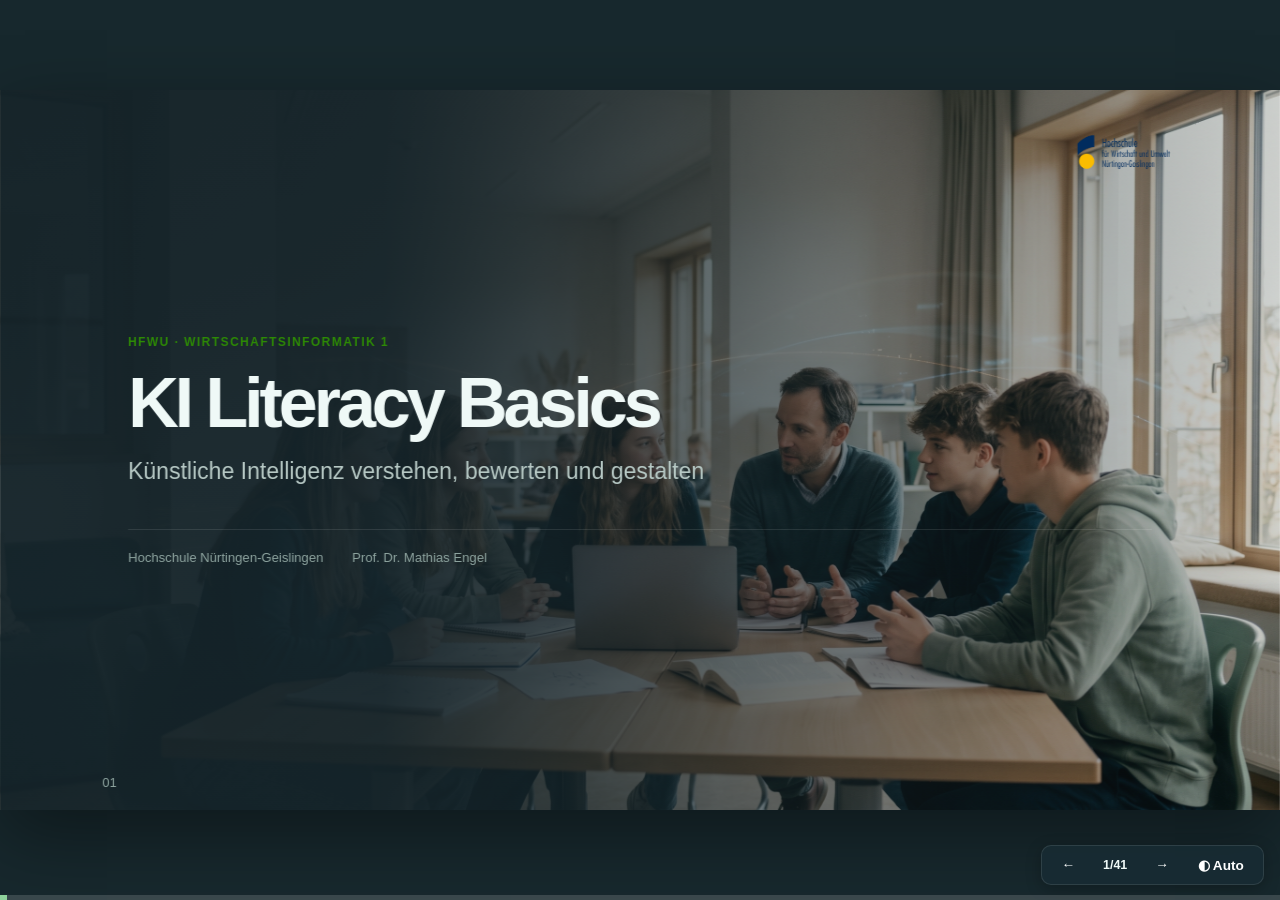
<file: KI Literacy Basics/presentation.html>
<!doctype html>
<html lang="de">
<head>
  <meta charset="utf-8">
  <meta http-equiv="refresh" content="0; url=presentation.de.html">
  <title>KI Literacy Basics</title>
</head>
<body>
  <p>Wird geladen... Falls keine automatische Weiterleitung erfolgt, klicken Sie bitte <a href="presentation.de.html">hier</a>.</p>
</body>
</html>
</file>
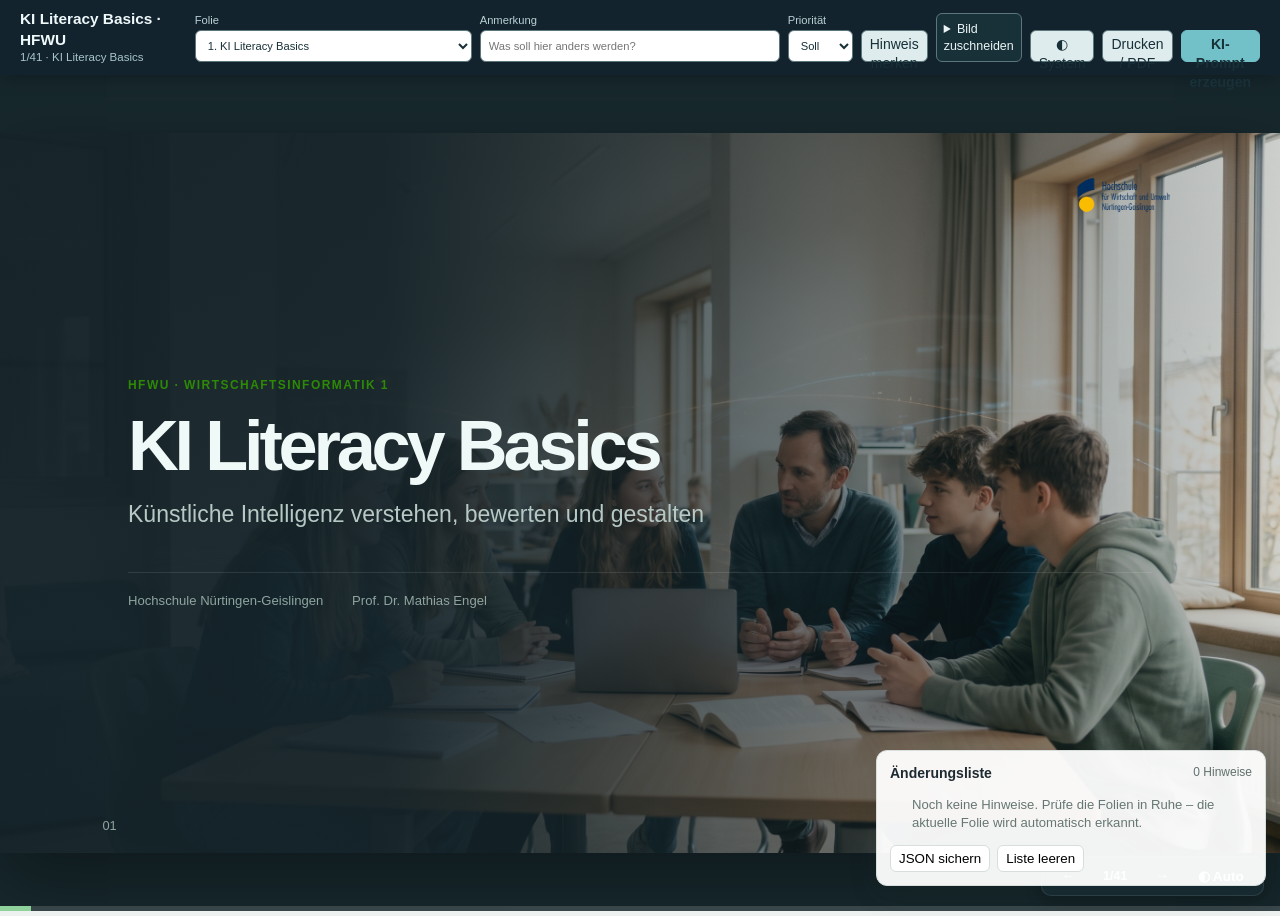
<file: KI Literacy Basics/review.html>
<!doctype html>
<html lang="de">
<head><meta charset="utf-8"><meta name="viewport" content="width=device-width, initial-scale=1"><title>Folienreview</title><link rel="stylesheet" href="review-assets/review.css"><link rel="stylesheet" href="review-assets/theme.css"></head>
<body>
  <header class="reviewbar"><div class="identity"><strong id="deckName">Folienreview</strong><span id="slideLabel">Folie wird erkannt …</span></div><div class="review-controls"><label>Folie <select id="slideSelect" aria-label="Zu prüfende Folie"></select></label><label class="note-label">Anmerkung <input id="note" placeholder="Was soll hier anders werden?"></label><label>Priorität <select id="priority"><option value="Muss">Muss</option><option value="Soll" selected>Soll</option><option value="Idee">Idee</option></select></label><button id="saveNote">Hinweis merken</button><details id="cropTools" class="crop-tools" hidden><summary>Bild zuschneiden</summary><div class="crop-panel"><label>Bild<select id="cropImage"></select></label><label>Horizontal<input id="cropX" type="range" min="0" max="100" value="50"></label><label>Vertikal<input id="cropY" type="range" min="0" max="100" value="50"></label><label>Zoom<input id="cropZoom" type="range" min="100" max="200" value="100"></label><div><button id="saveCrop" type="button">Ausschnitt merken</button><button id="resetCrop" type="button">zurücksetzen</button></div></div></details><button id="themeToggle">◐ System</button><button id="printDeck">Drucken / PDF</button><button id="copyPrompt" class="primary">KI-Prompt erzeugen</button></div></header>
  <aside class="note-tray" aria-label="Gespeicherte Hinweise"><div><strong>Änderungsliste</strong><span id="noteCount">0 Hinweise</span></div><ol id="notes"></ol><div class="tray-actions"><button id="downloadJson">JSON sichern</button><button id="clearNotes">Liste leeren</button></div></aside>
  <main><iframe id="deck" title="Zu prüfende HTML-Präsentation" src="presentation.html"></iframe></main>
  <template id="empty"><p class="empty">Noch keine Hinweise. Prüfe die Folien in Ruhe – die aktuelle Folie wird automatisch erkannt.</p></template>
  <script src="review-assets/review.js"></script>
</body>
</html>
</file>
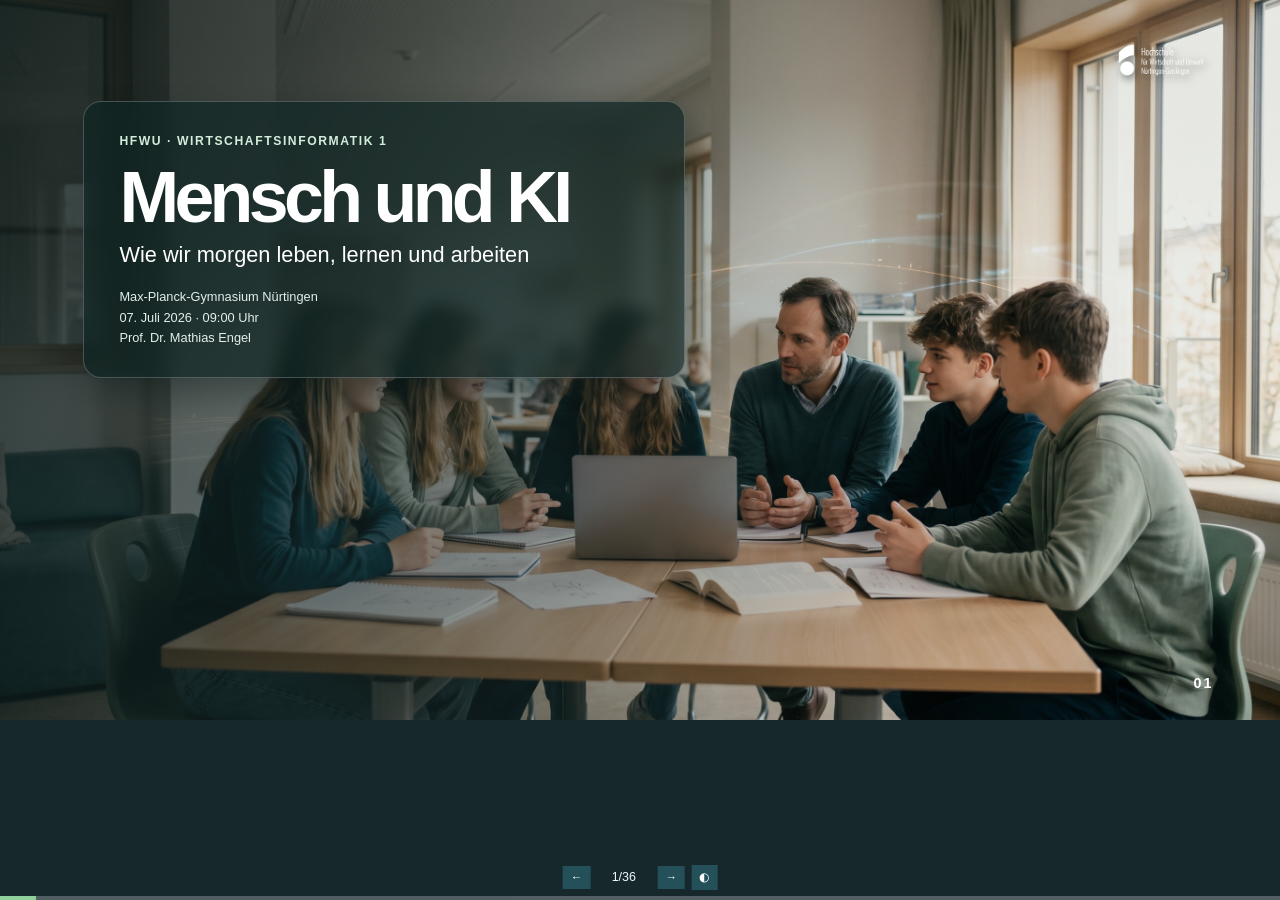
<file: KI und Wir/presentation.html>
<!doctype html><html lang="de"><head><meta charset="utf-8"><meta name="viewport" content="width=device-width,initial-scale=1"><title>Mensch und KI · HFWU</title><link rel="stylesheet" href="assets/css/presentation.css"><link rel="stylesheet" href="assets/css/revision.css"><link rel="stylesheet" href="assets/css/readability-revision.css"><link rel="stylesheet" href="assets/css/visual-revision.css"><link rel="stylesheet" href="assets/css/targeted-revision.css"><link rel="stylesheet" href="assets/css/timeline-revision.css"><link rel="stylesheet" href="assets/css/interaction-revision.css"></head><body><main class="deck">
<section class="slide active cover-slide" id="slide-01-auftakt" data-title="Mensch und KI"><img class="cover-image" src="assets/media/slide-01-human-ai-hero-kie.png" alt="Lernszene: Schülerinnen und Schüler arbeiten mit einem Lehrer zusammen"><div class="cover-overlay"><p class="eyebrow">HFWU · WIRTSCHAFTSINFORMATIK 1</p><h1>Mensch und KI</h1><p class="cover-subtitle">Wie wir morgen leben, lernen und arbeiten</p><div class="cover-meta"><span>Max-Planck-Gymnasium Nürtingen</span><span>07. Juli 2026 · 09:00 Uhr</span><span>Prof. Dr. Mathias Engel</span></div></div><img class="cover-brand" src="assets/media/hfwu_logo.png" alt="HFWU-Logo"><span class="cover-index">01</span></section>
<section class="slide" id="slide-02-qr-code" data-title="Link zur Präsentation"><header class="slide-top"><span class="kicker">02 · ONLINE</span><h1 class="slide-title">Link zur Präsentation</h1><img class="brand" src="assets/media/hfwu_logo.png" alt="HFWU-Logo"></header><div class="content two"><div><p class="eyebrow">DIREKTLINK</p><h2 class="display">Scannen &amp; <em>Teilen</em></h2><p class="lede">Nutze diesen QR-Code, um die Präsentation direkt auf mobilen Geräten zu öffnen, mitzugehen oder den Foliensatz zu teilen.</p><p style="margin-top: 1.5rem; font-size: 1.1rem; font-weight: 700;"><a href="https://profengel.github.io/vortraege/KI%20und%20Wir/presentation.html" target="_blank" style="color: var(--green); text-decoration: underline;">profengel.github.io/vortraege/KI und Wir/</a></p></div><div class="media-frame contain" style="background: #fff; padding: 1.5rem; display: flex; align-items: center; justify-content: center;"><img src="assets/media/qr-code-presentation.png" alt="QR-Code für diese Präsentation" style="max-height: 100%; max-width: 100%; object-fit: contain;"></div></div><span class="presenter">ProfEngel</span><span class="slide-sources">QR-Code</span></section>
<section class="slide cover-slide question-slide" id="slide-02-frage" data-title="Die Leitfrage"><img class="cover-image" src="assets/media/slide-02-guiding-question-kie.png" alt="Lehrerin und Schüler arbeiten gemeinsam an einer Aufgabe"><div class="question-overlay"><p class="eyebrow">DIE LEITFRAGE</p><h1>Wo kann KI mein Denken verstärken – und wo bleibt menschliche Verantwortung unverzichtbar?</h1><p>Wir betrachten KI nicht als Ersatz für Menschen, sondern als Werkzeug: nützlich, wenn Ziel, Kontext und Prüfung bei uns bleiben.</p></div><img class="cover-brand" src="assets/media/hfwu_logo.png" alt="HFWU-Logo"><span class="cover-index">02</span></section>
<section class="slide" id="slide-02b-kanzler-merz-fake" data-title="Ansprache des Bundeskanzler Merz an die J2"><header class="slide-top"><span class="kicker">02b · DEEPFAKE</span><h1 class="slide-title">Ansprache des Bundeskanzler Merz an die J2</h1><img class="brand" src="assets/media/hfwu_logo.png" alt="HFWU-Logo"></header><div class="content" style="display: flex; justify-content: center; align-items: center; height: 76%; position: relative;"><video src="assets/media/KanzlerMerz_J2.mp4" controls style="max-height: 100%; max-height: 68vh; max-width: 100%; object-fit: contain; border-radius: 16px; box-shadow: 0 16px 40px rgba(23, 44, 51, 0.2); border: 1px solid var(--line);"></video><div class="fake-warning" style="position: absolute; bottom: 1rem; left: 10%; right: 10%; background: rgba(220, 53, 69, 0.95); color: #fff; padding: 1.2rem; border-radius: 12px; box-shadow: 0 10px 30px rgba(0,0,0,0.3); border: 2px solid #ffc107; font-family: sans-serif; transition: opacity 0.5s ease; opacity: 0; pointer-events: none; z-index: 10;"><h3 style="margin: 0 0 0.4rem 0; font-size: 1.2rem; color: #ffc107; font-weight: 800; text-transform: uppercase; letter-spacing: 0.05em; display: flex; align-items: center; gap: 0.5rem; justify-content: center;">⚠️ ACHTUNG: KI-DEEPFAKE</h3><p style="margin: 0; font-size: 0.95rem; line-height: 1.4; text-align: center;">Dieses Video ist <strong>vollständig KI-generiert</strong>!<br><strong>Tools:</strong> ComfyUI (Plattform) · Qwen3TTS (Voice-Cloning) · LTX2.3 &amp; LTX Director (Videosynthese)</p></div></div><span class="presenter">ProfEngel</span><span class="slide-sources">KI-Deepfake-Beispiel</span><script>(function() {  const slide = document.getElementById("slide-02b-kanzler-merz-fake");  const video = slide.querySelector("video");  const alertBox = slide.querySelector(".fake-warning");  const observer = new MutationObserver((mutations) => {    mutations.forEach((mutation) => {      if (mutation.attributeName === "class") {        const isActive = slide.classList.contains("active");        if (!isActive) {          video.pause();        } else {          alertBox.style.opacity = "0";          alertBox.style.pointerEvents = "none";        }      }    });  });  observer.observe(slide, { attributes: true });  video.addEventListener("timeupdate", () => {    if (video.duration) {      if (video.currentTime >= (video.duration * 2 / 3)) {        alertBox.style.opacity = "1";        alertBox.style.pointerEvents = "auto";      }    }  });})();</script></section>
<section class="slide" id="slide-03-hardware" data-title="300.000 Jahre Hardware – Innovationen verdichten sich"><header class="slide-top"><span class="kicker">03 · BESCHLEUNIGUNG</span><h1 class="slide-title">300.000 Jahre Hardware – Innovationen verdichten sich</h1><img class="brand" src="assets/media/hfwu_logo.png" alt="HFWU-Logo"></header><div class="content innovation-visual-slide"><div class="timeline-intro"><div><p class="eyebrow">DIE BIOLOGISCHE HARDWARE BLEIBT ÄHNLICH</p><h2>Homo sapiens existiert seit rund <em>300.000 Jahren.</em></h2><p>Unsere Lernfähigkeit und Körperlichkeit verändern sich evolutionär langsam. Die gesellschaftliche Umwelt verändert sich heute dagegen in immer kürzeren Abständen.</p></div><aside><b>Kleopatra-Perspektive</b><p>Kleopatra (69–30 v. Chr.) lebte zeitlich näher an der Computerära der 1940er als am Bau der Cheops-Pyramide um 2560 v. Chr.</p></aside></div><figure class="innovation-figure"><img src="assets/media/slide-03-innovation-timeline-symbols-kie.png" alt="Symbolische Innovations-Zeitleiste von Feuer und frühen Menschen bis Smartphone und generativer KI"><figcaption class="timeline-dates"><span>~400.000 v. Chr.<b>Feuer</b></span><span>~300.000 v. Chr.<b>Homo sapiens</b></span><span>~10.000 v. Chr.<b>Landwirtschaft</b></span><span>~3500 v. Chr.<b>Rad</b></span><span>~1450<b>Buchdruck</b></span><span>1712<b>Dampfkraft</b></span><span>1879<b>Elektrizität</b></span><span>1886<b>Automobil</b></span><span>1940er<b>Computer</b></span><span>1969<b>Internet</b></span><span>2007<b>Smartphone</b></span><span>2022<b>GenAI</b></span></figcaption></figure><p class="timeline-bottomline">Die Abbildung ist keine lineare Zeitachse. Sie zeigt bewusst: Über sehr lange Zeit liegen große Innovationen weit auseinander – in der Gegenwart stapeln sie sich. Unser lineares Bauchgefühl ist dafür schlecht gerüstet.</p></div><span class="presenter">ProfEngel</span><span class="slide-sources"><a href="sources/source-overview.html#T1">[T1]</a> Menschheitsgeschichte · <a href="sources/source-overview.html#T2">[T2]</a> Innovationschronologie · <a href="sources/source-overview.html#T3">[T3]</a> Kleopatra-Perspektive · <a href="sources/source-overview.html#G7">[G7]</a> Kie.ai-Illustration</span></section>
<section class="slide" id="slide-04-amaras-law" data-title="Warum Wandel sich falsch anfühlt"><header class="slide-top"><span class="kicker">04 · PERSPEKTIVE</span><h1 class="slide-title">Warum Wandel sich falsch anfühlt</h1><img class="brand" src="assets/media/hfwu_logo.png" alt="HFWU-Logo"></header><div class="content amara-visual-slide"><div><p class="eyebrow">AMARA’S LAW ALS DENKHILFE</p><h2>Kurzfristig überschätzen wir.<br>Langfristig <em>unterschätzen</em> wir.</h2><p class="lede">Neue Technik wirkt am Anfang spektakulär – doch Alltag, Regeln, Infrastruktur und Können ziehen langsamer nach. Wenn sie dann zusammenkommen, unterschätzen wir oft die Folgen.</p><div class="amara-examples"><span><b>Zu früh:</b> „Das verändert morgen alles.“</span><span><b>Zu spät:</b> „Das bleibt eine Spielerei.“</span></div></div><figure class="amara-metaphor"><img src="assets/media/slide-04-amaras-law-metaphor-kie.png" alt="Metapher für Amara's Law: lauter Hype um einen kleinen Samen, langsames Wurzelwachstum und langfristig ein großer vernetzter Baum"><figcaption>Die Metapher: Feuerwerk steht für den Hype. Wurzeln stehen für Lernen, Regeln und Infrastruktur. Der Baum steht für die breitere Wirkung im Alltag.</figcaption></figure><p class="amara-bottomline">Die Folie davor zeigt die Verdichtung der Werkzeuge. Diese Folie erklärt, warum unser Eindruck davon trotzdem zwischen Übertreibung und Verharmlosung pendelt.</p></div><span class="presenter">ProfEngel</span><span class="slide-sources"><a href="sources/source-overview.html#I1">[I1]</a> Didaktische Heuristik · <a href="sources/source-overview.html#G8">[G8]</a> Kie.ai-Metapher</span></section>
<section class="slide" id="slide-05-evolution-ki" data-title="Evolution der KI"><header class="slide-top"><span class="kicker">05 · HISTORIE</span><h1 class="slide-title">Evolution der KI: Vom Perzeptron zu Agenten</h1><img class="brand" src="assets/media/hfwu_logo.png" alt="HFWU-Logo"></header><div class="content two"><div><p class="eyebrow">DIE FÜNF EPOCHEN DER KI</p><h2 class="display">Vom einfachen Muster zum <em>handelnden Partner.</em></h2><p class="lede">Die Geschichte der KI verläuft in Phasen steigender Komplexität. Aus mathematischen Abstraktionen wurden Systeme, die Ziele eigenständig verfolgen.</p><div class="facts"><div class="fact"><span class="icon">✦</span><div><strong class="fact-title">Fokus-Verschiebung</strong><span class="fact-text">Vom Verstehen (Perzeptron, neuronale Netze, Deep Learning) zur Generierung und autonomem Handeln (Agentic AI).</span></div></div><div class="fact"><span class="icon">✦</span><div><strong class="fact-title">Ziele erreichen</strong><span class="fact-text">Moderne Agenten chatten nicht nur – sie reflektieren, planen Schritte, nutzen Werkzeuge und korrigieren sich selbst.</span></div></div></div></div><div class="media-frame contain"><img data-image-id="evolution_ki" src="assets/media/evolution_ki.png" alt="Diagramm: Fünf Phasen der KI-Entwicklung von 1950 (Perzeptron) über Deep Learning bis zur heutigen Agentic AI"></div></div><span class="presenter">ProfEngel</span><span class="slide-sources"><a href="sources/source-overview.html#I1">[I1]</a> Kursmaterial</span></section>
<section class="slide" id="slide-05b-bubblesort-static" data-title="Bubble Sort (Statisch)"><header class="slide-top"><span class="kicker">05b · SORTIEREN</span><h1 class="slide-title">Traditionelle Algorithmen: Sortieren ohne Lernen</h1><img class="brand" src="assets/media/hfwu_logo.png" alt="HFWU-Logo"></header><div class="content" style="display: flex; justify-content: center; align-items: center; height: 76%;"><div class="media-frame contain" style="width: 75%; height: 100%; margin: 0 auto; display: flex; align-items: center; justify-content: center; background: #fff; padding: 1rem;"><img src="assets/media/BubbleSort_not_animate.png" alt="Bubble Sort Ausgangszustand" style="max-width: 100%; max-height: 100%; object-fit: contain;"></div></div><span class="presenter">ProfEngel</span><span class="slide-sources"><a href="sources/source-overview.html#I1">[I1]</a> Didaktische Aufbauhilfe</span></section>
<section class="slide" id="slide-05c-bubblesort-animated" data-title="Bubble Sort (Animiert)"><header class="slide-top"><span class="kicker">05c · ABLAUF</span><h1 class="slide-title">Feste Regeln in Aktion: Der Bubble-Sort-Ablauf</h1><img class="brand" src="assets/media/hfwu_logo.png" alt="HFWU-Logo"></header><div class="content" style="display: flex; justify-content: center; align-items: center; height: 76%;"><div class="media-frame contain" style="width: 75%; height: 100%; margin: 0 auto; display: flex; align-items: center; justify-content: center; background: #fff; padding: 1rem;"><video src="assets/media/BubbleSort_animate.mp4" autoplay loop muted playsinline style="max-width: 100%; max-height: 100%; object-fit: contain;"></video></div></div><span class="presenter">ProfEngel</span><span class="slide-sources"><a href="sources/source-overview.html#I1">[I1]</a> Didaktische Aufbauhilfe</span></section>
<section class="slide" id="slide-05d-telefonbuch" data-title="Telefonbuch-Suche"><header class="slide-top"><span class="kicker">05d · RECHENSEQUENZ</span><h1 class="slide-title">Der Telefonbuch-Lookup: Strukturierte Suche</h1><img class="brand" src="assets/media/hfwu_logo.png" alt="HFWU-Logo"></header><div class="content" style="display: flex; justify-content: center; align-items: center; height: 76%;"><div class="media-frame contain" style="width: 75%; height: 100%; margin: 0 auto; display: flex; align-items: center; justify-content: center; background: #fff; padding: 1rem;"><img src="assets/media/telefonbuch_suche.png" alt="Telefonbuch Suche als Metapher für traditionelle Algorithmen" style="max-width: 100%; max-height: 100%; object-fit: contain;"></div></div><span class="presenter">ProfEngel</span><span class="slide-sources"><a href="sources/source-overview.html#G9">[G9]</a> Didaktische Illustration</span></section>
<section class="slide" id="slide-10-algorithmus-lernen" data-title="Algorithmus und KI: zwei Lernlogiken"><header class="slide-top"><span class="kicker">10 · GRUNDIDEE</span><h1 class="slide-title">Algorithmus und KI: zwei Lernlogiken</h1><img class="brand" src="assets/media/hfwu_logo.png" alt="HFWU-Logo"></header><div class="content algorithm-slide"><div class="logic-contrast"><section><p class="eyebrow">ALGORITHMUS</p><h2>Fester Ablauf</h2><p>Menschen definieren Regeln und Reihenfolge vorher. Gleiche Eingabe nach gleicher Regel: gleiches Ergebnis.</p><p class="logic-key">Neue Situation? Neue Regel nötig.</p></section><section><p class="eyebrow">LERNENDE KI</p><h2>Muster durch Übung</h2><p>Viele Beispiele, Rückmeldung und Wiederholung verändern das Modell. Es versucht, das Gelernte auf Ähnliches zu übertragen.</p><p class="logic-key">Neue Situation? Generalisierung – mit Fehlerrisiko.</p></section></div><figure class="logic-figure"><img src="assets/media/slide-10-fixed-rules-vs-learning-kie.png" alt="Gegenüberstellung: fester Ablauf eines Algorithmus und Musterlernen einer KI"><figcaption>Links: Regeln werden programmiert. Rechts: das Modell lernt eine statistische Regel aus Beispielen – keine Gewissheit.</figcaption></figure></div><span class="presenter">ProfEngel</span><span class="slide-sources"><a href="sources/source-overview.html#I1">[I1]</a> Didaktische Einordnung · <a href="sources/source-overview.html#G2">[G2]</a> Kie.ai-Illustration</span></section>
<section class="slide" id="slide-06-neuron" data-title="Signale und Verbindungen"><header class="slide-top"><span class="kicker">06 · LERNEN</span><h1 class="slide-title">Signale und Verbindungen</h1><img class="brand" src="assets/media/hfwu_logo.png" alt="HFWU-Logo"></header><div class="content two"><div><p class="eyebrow">EIN NÜTZLICHES, VEREINFACHTES BILD</p><h2 class="display">Nicht ein kleiner Computer.<br>Aber ein Netz aus <em>Signalen.</em></h2><p class="lede">Nervenzellen sind viel komplexer als künstliche Neuronen. Für die Grundidee genügt: Signale treffen aufeinander, Verbindungen werden unterschiedlich stark.</p><div class="action-row"><button data-answer="Genau: Das Bild vereinfacht. Es erklärt Musterlernen, ersetzt aber keine Biologie." data-target="#a6">Was vereinfacht diese Folie?</button></div><p id="a6" class="answer"></p></div><div class="media-frame contain"><img data-image-id="neuron" src="assets/media/neuron_anatomy.png" alt="Schematische Darstellung eines Neurons"></div></div><span class="presenter">ProfEngel</span><span class="slide-sources"><a href="sources/source-overview.html#I1">[I1]</a> Vereinfachtes Lernmodell</span></section>
<section class="slide" id="slide-07-generalisieren" data-title="Verstehen statt Wiederholen"><header class="slide-top"><span class="kicker">07 · LERNEN</span><h1 class="slide-title">Verstehen statt Wiederholen</h1><img class="brand" src="assets/media/hfwu_logo.png" alt="HFWU-Logo"></header><div class="content two"><div class="media-frame contain"><img data-image-id="generalize" src="assets/media/memorize_vs_generalize.png" alt="Vergleich zwischen Auswendiglernen und Generalisieren"></div><div><p class="eyebrow">DAS GILT FÜR KLASSE UND KI</p><h2 class="display">Auswendig ist nicht automatisch <em>verstanden.</em></h2><p class="lede">Ob ein Mensch oder ein Modell wirklich etwas kann, zeigt sich erst bei einer neuen Aufgabe – nicht beim Wiederholen eines bekannten Beispiels.</p><div class="choice-row"><button data-answer="Auswendiglernen kann nützlich sein – doch Transfer zeigt Verständnis." data-target="#a7">Beispiel wiederholen</button><button data-answer="Auswendiglernen kann nützlich sein – doch Transfer zeigt Verständnis." data-target="#a7">Neue Aufgabe lösen</button></div><p id="a7" class="answer"></p></div></div><span class="presenter">ProfEngel</span><span class="slide-sources"><a href="sources/source-overview.html#I1">[I1]</a> Didaktische Aufbauhilfe</span></section>
<section class="slide" id="slide-07b-ukulele" data-title="Gesehen ist nicht gelernt"><header class="slide-top"><span class="kicker">07b · PRAXIS</span><h1 class="slide-title">Wissen vs. Können: Gesehen ist nicht gelernt</h1><img class="brand" src="assets/media/hfwu_logo.png" alt="HFWU-Logo"></header><div class="content two"><div class="media-frame contain" style="width: 75%; height: 100%; margin: 0 auto; display: flex; align-items: center; justify-content: center; background: #fff; padding: 1rem;"><img src="assets/media/ukulele_c_chord.png" alt="C-Dur Ukulele Grifftabelle" style="max-width: 100%; max-height: 100%; object-fit: contain;"></div><div><p class="eyebrow">WIESENPFAD-METAPHER IN DER PRAXIS</p><h2 class="display">Theorie zeigt den Griff.<br>Erst <em>Übung</em> spielt das Lied.</h2><p class="lede">Es reicht nicht, den Griff für C-Dur auf der Ukulele anzusehen. Damit das Gehirn die Muskeln steuert und der Ton sauber klingt, müssen Verbindungen im Gehirn wiederholt aktiviert werden.</p><div class="facts"><div class="fact"><span class="icon">1</span><span><b>Der Akkord:</b> Finger auf dem 3. Bund der A-Saite. Das Bild liefert nur die theoretische Information.</span></div><div class="fact"><span class="icon">2</span><span><b>Die Übung:</b> Wiederholtes Greifen und Anschlagen festigt die Nervenbahn (Synapsenbildung).</span></div></div></div></div><span class="presenter">ProfEngel</span><span class="slide-sources"><a href="sources/source-overview.html#I1">[I1]</a> Didaktische Aufbauhilfe</span></section>
<section class="slide" id="slide-05-lernen" data-title="Lernen hinterlässt Spuren"><header class="slide-top"><span class="kicker">05 · LERNEN</span><h1 class="slide-title">Lernen hinterlässt Spuren</h1><img class="brand" src="assets/media/hfwu_logo.png" alt="HFWU-Logo"></header><div class="content two"><div class="media-frame"><img data-image-id="hebb" src="assets/media/hebbian_path_medium.jpg" alt="Wiesenpfad als Metapher für wiederholtes Lernen"></div><div><p class="eyebrow">WIESENPFAD-STATT-ZAUBEREI</p><h2 class="display">Übung macht aus Spuren <em>Wege.</em></h2><p class="lede">Bei Menschen verstärken Erfahrungen Verbindungen. Bei KI werden Muster aus vielen Beispielen gelernt. Die Metapher hilft – Gleichsetzung wäre zu einfach.</p><div class="facts"><div class="fact"><span class="icon">1</span><span>Wiederholung verändert, was künftig leichter fällt.</span></div><div class="fact"><span class="icon">2</span><span>Lernen braucht Rückmeldung – bei Menschen und bei Systemen.</span></div></div></div></div><span class="presenter">ProfEngel</span><span class="slide-sources"><a href="sources/source-overview.html#I1">[I1]</a> Kursmaterial</span></section>
<section class="slide" id="slide-08-genai" data-title="Was generative KI macht"><header class="slide-top"><span class="kicker">08 · ENTZAUBERUNG</span><h1 class="slide-title">Was generative KI macht</h1><img class="brand" src="assets/media/hfwu_logo.png" alt="HFWU-Logo"></header><div class="content two"><div><h2 class="display">Generative KI setzt gelernte Muster <em>neu zusammen.</em></h2><p class="lede">Sie kann Varianten, Texte, Bilder oder Code erzeugen. Aber sie hat keine eigenen Ziele, Erfahrungen oder Verantwortung.</p></div><div class="card"><div class="facts"><div class="fact"><span class="icon">✦</span><span><b>Stark bei:</b> Varianten, Zusammenfassen, Strukturieren, Entwürfen.</span></div><div class="fact"><span class="icon">!</span><span><b>Schwach bei:</b> Wahrheit garantieren, Kontext selbst verstehen, Verantwortung tragen.</span></div><div class="fact"><span class="icon">?</span><span><b>Unsere Aufgabe:</b> gute Fragen stellen und Ergebnisse prüfen.</span></div></div></div></div><span class="presenter">ProfEngel</span><span class="slide-sources"><a href="sources/source-overview.html#E2">[E2]</a> Menschenzentrierter Bildungseinsatz</span></section>
<section class="slide" id="slide-09-kreativitaet" data-title="Kreativität braucht Urteil"><header class="slide-top"><span class="kicker">09 · KREATIVITÄT</span><h1 class="slide-title">Kreativität braucht Urteil</h1><img class="brand" src="assets/media/hfwu_logo.png" alt="HFWU-Logo"></header><div class="content two"><div><p class="eyebrow">MEHR IDEEN ≠ BESSERE IDEEN</p><h2 class="display">Erfinden ist nur die halbe Arbeit.<br>Wichtig ist auch: <em>wählen.</em></h2><p class="lede">KI kann Ideenräume vergrößern. Menschen entscheiden, was sinnvoll, fair, schön und passend zum Ziel ist.</p><div class="choice-row"><button data-answer="Der menschliche Beitrag: Ziel, Auswahl, Kontext und Verantwortung." data-target="#a9">Was ergänze ich?</button><button data-answer="Der menschliche Beitrag: Ziel, Auswahl, Kontext und Verantwortung." data-target="#a9">Was lasse ich weg?</button></div><p id="a9" class="answer"></p></div><div class="media-frame contain"><img data-image-id="creativity" src="assets/media/creativity_comparison.png" alt="Grafik zum Vergleich kreativer Prozesse"></div></div><span class="presenter">ProfEngel</span><span class="slide-sources"><a href="sources/source-overview.html#I1">[I1]</a> Kursmaterial</span></section>
<section class="slide" id="slide-11-rag" data-title="RAG: das zugelassene Nachschlagebuch"><header class="slide-top"><span class="kicker">11 · WISSEN</span><h1 class="slide-title">RAG: das zugelassene Nachschlagebuch</h1><img class="brand" src="assets/media/hfwu_logo.png" alt="HFWU-Logo"></header><div class="content two"><div class="media-frame"><img data-image-id="rag" src="assets/media/ch3_rag_koch.jpg" alt="Kochmetapher für Retrieval-Augmented Generation"></div><div><p class="eyebrow">WISSEN FINDEN, NICHT ERFINDEN</p><h2 class="display">Erst nachschlagen.<br>Dann <em>antworten.</em></h2><p class="lede">RAG sucht passende Quellen und gibt sie an ein Modell weiter. Das kann Antworten besser begründen – ersetzt aber nicht die Prüfung der Quelle.</p><div class="action-row"><button data-answer="Richtig: Quelle finden ist ein Schritt. Quelle lesen und bewerten bleibt notwendig." data-target="#a11">Reicht ein Treffer?</button></div><p id="a11" class="answer"></p></div></div><span class="presenter">ProfEngel</span><span class="slide-sources"><a href="sources/source-overview.html#I1">[I1]</a> Kapitel 03</span></section>
<section class="slide" id="slide-12-cloud-lokal" data-title="Cloud, lokal oder beides?"><header class="slide-top"><span class="kicker">12 · WERKZEUGKASTEN</span><h1 class="slide-title">Cloud, lokal oder beides?</h1><img class="brand" src="assets/media/hfwu_logo.png" alt="HFWU-Logo"></header><div class="content two"><div><p class="eyebrow">ENTSCHEIDUNG NACH AUFGABE</p><p class="display">Die Wahl eines Modells ist kein Glaubenskrieg. Sie hängt von Daten, Fähigkeit, Kosten, Geschwindigkeit und Kontrolle ab.</p><div class="facts"><div class="fact"><span class="icon">☁</span><span><b>Cloud:</b> oft starke, aktuelle Dienste und einfache Nutzung; Daten- und Anbieterfragen bewusst prüfen.</span></div><div class="fact"><span class="icon">▣</span><span><b>Lokal:</b> mehr Kontrolle über Betrieb und Daten; Hardware, Wartung und Leistungsgrenzen einplanen.</span></div><div class="fact"><span class="icon">↔</span><span><b>Hybrid:</b> je nach Aufgabe verschiedene Werkzeuge kombinieren.</span></div></div></div><div class="media-frame"><img data-image-id="lunchbox" src="assets/media/ch2_lunchbox.jpg" alt="Lunchbox-Metapher für lokale und Cloud-Modelle"></div></div><span class="presenter">ProfEngel</span><span class="slide-sources"><a href="sources/source-overview.html#I1">[I1]</a> Kapitel 02 · <a href="sources/source-overview.html#E2">[E2]</a> Datenschutz- und Bildungskontext</span></section>
<section class="slide" id="slide-13-agenten" data-title="Vom Chat zum Agenten"><header class="slide-top"><span class="kicker">13 · AGENTIC AI</span><h1 class="slide-title">Vom Chat zum Agenten</h1><img class="brand" src="assets/media/hfwu_logo.png" alt="HFWU-Logo"></header><div class="content agent-slide"><div><p class="eyebrow">EIN AGENT IST EIN ABLAUF MIT WERKZEUGEN</p><h2 class="display">Nicht nur antworten.<br><em>Aufgaben bearbeiten.</em></h2><p class="lede">Ein Agent verbindet ein Modell mit einem Ziel, einem Plan und Werkzeugen. Entscheidend: Er arbeitet in Schleifen – und ein Mensch setzt die Grenzen.</p></div><div class="agent-flow"><article><span>01</span><h3>Ziel klären</h3><p>Was soll am Ende verlässlich vorliegen?</p></article><article><span>02</span><h3>Planen</h3><p>Welche Schritte, Informationen und Regeln braucht der Auftrag?</p></article><article><span>03</span><h3>Werkzeuge nutzen</h3><p>Recherchieren, rechnen, Dateien strukturieren oder Entwürfe erstellen.</p></article><article><span>04</span><h3>Prüfen &amp; freigeben</h3><p>Ergebnis, Quellen und Folgen kontrollieren – Verantwortung bleibt menschlich.</p></article></div><p class="agent-bottomline">Ein Chat liefert Text. Ein Agent bearbeitet einen Ablauf – deshalb braucht er klare Leitplanken.</p></div><span class="presenter">ProfEngel</span><span class="slide-sources"><a href="sources/source-overview.html#I1">[I1]</a> Kapitel 05</span></section>
<section class="slide" id="slide-14-agent-beispiel" data-title="Digitales Personal braucht Führung"><header class="slide-top"><span class="kicker">14 · AGENTIC AI</span><h1 class="slide-title">Digitales Personal braucht Führung</h1><img class="brand" src="assets/media/hfwu_logo.png" alt="HFWU-Logo"></header><div class="content two agent-example-content"><div class="media-frame"><img data-image-id="context" src="assets/media/context_engineering.jpg" alt="Visualisierung zu Context Engineering"></div><div><p class="eyebrow">DELEGIEREN ≠ VERANTWORTUNG ABGEBEN</p><h2 class="display">KI kann Routine tragen.<br>Menschen tragen <em>das Ziel.</em></h2><p class="lede">Ein Agent kann Informationen sammeln, strukturieren oder Entwürfe machen. Regeln, Freigaben und Folgen bleiben menschliche Aufgaben.</p><div class="facts"><div class="fact"><span class="icon">1</span><span><b>Rahmen:</b> Was darf das System? Was darf es nicht?</span></div><div class="fact"><span class="icon">2</span><span><b>Freigabe:</b> Welche Ergebnisse brauchen menschliche Kontrolle?</span></div><div class="fact"><span class="icon">3</span><span><b>Folgen:</b> Wer ist ansprechbar, wenn etwas schiefgeht?</span></div></div></div></div><span class="presenter">ProfEngel</span><span class="slide-sources"><a href="sources/source-overview.html#I1">[I1]</a> Kapitel 05</span></section>
<section class="slide" id="slide-15-arbeitskarte" data-title="KI verändert Aufgaben"><header class="slide-top"><span class="kicker">15 · ARBEIT</span><h1 class="slide-title">KI verändert Aufgaben – unterschiedlich</h1><img class="brand" src="assets/media/hfwu_logo.png" alt="HFWU-Logo"></header><div class="content two research-layout"><div class="research-copy"><p class="eyebrow">ILO/NASK · GLOBALER INDEX 2025</p><h2 class="display">Exposition beschreibt <em>Aufgaben</em> – nicht das Ende eines Berufs.</h2><ul class="research-findings"><li>Verwaltungs- und Büroberufe zeigen die höchste potenzielle GenAI-Exposition.</li><li>Auch digital geprägte Fachaufgaben in Medien, Software und Finanzen gewinnen an Exposition.</li><li>Weil Berufe aus vielen Aufgaben bestehen, ist Wandel wahrscheinlicher als vollständige Ersetzung.</li></ul></div><figure class="research-figure"><p class="chart-kicker">POTENZIELLE GENAI-EXPOSITION · GLOBAL</p><div class="exposure-chart"><div class="exposure-main"><strong>25%</strong><span>der globalen Beschäftigung liegen in Berufen mit zumindest etwas GenAI-Exposition.</span></div><div class="exposure-track"><span>25&nbsp;%</span></div><div class="metric-row"><div><b>3,3%</b><span>in der höchsten Expositionsstufe weltweit</span></div><div><b>34%</b><span>mit etwas Exposition in Hochlohnländern</span></div></div></div><figcaption class="chart-caption">Der Index bewertet potenzielle Veränderung von Aufgaben. Er misst weder tatsächliche Entlassungen noch eine individuelle Berufsprognose.</figcaption></figure></div><span class="presenter">ProfEngel</span><span class="slide-sources"><a href="sources/source-overview.html#L1">[L1]</a> ILO/NASK 2025 · <a href="sources/source-overview.html#L2">[L2]</a> empirische Einordnung</span></section>
<section class="slide" id="slide-16-aufgaben-statt-jobs" data-title="Fünf Tätigkeitsprofile im Vergleich"><header class="slide-top"><span class="kicker">16 · ARBEIT</span><h1 class="slide-title">Fünf Tätigkeitsprofile im Vergleich</h1><img class="brand" src="assets/media/hfwu_logo.png" alt="HFWU-Logo"></header><div class="content occupation-slide"><p class="lede">Nicht der Berufstitel entscheidet allein. Entscheidend ist der Anteil digitaler, regelhafter Aufgaben – und wie viel Beziehung, physische Arbeit und Urteil in einer Tätigkeit stecken.</p><div class="occupation-layout"><figure class="occupation-figure"><img src="assets/media/slide-16-task-exposure-occupations-kie.png" alt="Fünf Berufsbilder: Verwaltung, Gestaltung, Softwareentwicklung, Pflege und Elektrotechnik"></figure><aside class="occupation-legend"><div><b>Verwaltung</b><span>oft höhere direkte Exposition bei standardisierten Informationsaufgaben</span></div><div><b>Gestaltung</b><span>stark im Wandel: Varianten schneller, Auswahl und Auftrag bleiben wichtig</span></div><div><b>Software</b><span>Werkzeug + Fachurteil: KI beschleunigt, ersetzt aber nicht Architektur und Prüfung</span></div><div><b>Pflege</b><span>Beziehung, Beobachtung und Kontext bleiben zentral</span></div><div><b>Elektrotechnik</b><span>physische Umgebung, Sicherheit und Praxiswissen begrenzen direkte Automatisierung</span></div></aside></div><p class="occupation-note">Das ist keine Rangliste der „sicheren“ Berufe und keine Kündigungsprognose. KI verändert Aufgaben unterschiedlich – und menschliche Verantwortung bleibt in allen fünf Tätigkeitsprofilen relevant.</p></div><span class="presenter">ProfEngel</span><span class="slide-sources"><a href="sources/source-overview.html#L1">[L1]</a> ILO/NASK · <a href="sources/source-overview.html#L2">[L2]</a> empirische Einordnung · <a href="sources/source-overview.html#G5">[G5]</a> Kie.ai-Illustration</span></section>
<section class="slide" id="slide-17-qualifikationswandel" data-title="Vom Ausführen zum Orchestrieren"><header class="slide-top"><span class="kicker">17 · QUALIFIKATION</span><h1 class="slide-title">Vom Ausführen zum Orchestrieren</h1><img class="brand" src="assets/media/hfwu_logo.png" alt="HFWU-Logo"></header><div class="content two"><div><p class="eyebrow">KEIN AUTOMATISCHER AUFSTIEG – ABER EIN TREND</p><h2 class="display">Mehr Werkzeuge bedeuten:<br>mehr <em>Prüfen.</em></h2><p class="lede">Wenn Routinen schneller werden, gewinnen Zielklärung, Fachwissen, Qualitätskontrolle und Zusammenarbeit an Gewicht.</p><div class="timeline"><span>ausführen</span><span>prüfen</span><span>orchestrieren</span><span>verantworten</span></div></div><div class="card"><p class="eyebrow">SKILLS-KOMPASS</p><div class="facts"><div class="fact"><span class="icon">↗</span><span>Technikverständnis und Datenkompetenz</span></div><div class="fact"><span class="icon">↗</span><span>Analytisches Denken und gute Fragen</span></div><div class="fact"><span class="icon">↗</span><span>Zusammenarbeit, Resilienz, Verantwortung</span></div></div></div></div><span class="presenter">ProfEngel</span><span class="slide-sources"><a href="sources/source-overview.html#W1">[W1]</a> <a href="sources/source-overview.html#L1">[L1]</a></span></section>
<section class="slide" id="slide-18-berufe-2030" data-title="Demografie trifft Skillwandel"><header class="slide-top"><span class="kicker">18 · ZUKUNFT</span><h1 class="slide-title">Demografie trifft Skillwandel</h1><img class="brand" src="assets/media/hfwu_logo.png" alt="HFWU-Logo"></header><div class="content demography-slide"><div class="demography-intro"><p class="eyebrow">DEMOGRAFIE + ARBEITSMARKT</p><h2>Mehr Menschen brauchen Leistungen – gleichzeitig verändern sich Aufgaben und Kompetenzen.</h2><p>Die Alterung ist kein einzelnes „KI-Problem“. Sie verstärkt jedoch den Druck, Arbeit sinnvoll zu organisieren: Routine kann unterstützt werden, während Fachlichkeit, Beziehung und Verantwortung wichtiger werden.</p></div><div class="demography-grid"><section class="demography-main"><div class="age-donut"><strong>30,5%</strong><span>Deutschland: 60+<br>Ende 2024</span></div><div><b>25,5 Mio.</b><p>Menschen in Deutschland waren Ende 2024 mindestens 60 Jahre alt – bei insgesamt knapp 83,6 Mio. Einwohnern.</p><small>Destatis · Stichtag Ende 2024</small></div></section><section class="demography-facts"><article><b>+330.000</b><span>mehr Sterbefälle als Geburten im Jahr 2024.</span></article><article><b>+420.000</b><span>Wanderungssaldo 2024 – er dämpfte den Bevölkerungsrückgang.</span></article><article><b>39%</b><span>der Kernkompetenzen könnten sich laut WEF bis 2030 verändern.</span></article><article><b>63%</b><span>der befragten Arbeitgeber nennen Skill-Gaps als zentrale Barriere.</span></article></section></div><p class="demography-bottomline">Für die Berufswahl heißt das nicht: „Finde den sicheren Job.“ Sondern: Baue Fachwissen, Lernfähigkeit, Zusammenarbeit und verantwortliches Entscheiden auf – in einer Gesellschaft, die mehr Unterstützung und gute Organisation braucht.</p></div><span class="presenter">ProfEngel</span><span class="slide-sources"><a href="sources/source-overview.html#D1">[D1]</a> Destatis 2024 · <a href="sources/source-overview.html#W1">[W1]</a> WEF 2025</span></section>
<section class="slide" id="slide-19-menschlicher-vorteil" data-title="Was wird menschlich wichtiger?"><header class="slide-top"><span class="kicker">19 · MENSCH + KI</span><h1 class="slide-title">Was wird menschlich wichtiger?</h1><img class="brand" src="assets/media/hfwu_logo.png" alt="HFWU-Logo"></header><div class="content human-ai-slide"><div><p class="eyebrow">ARBEIT TEILT SICH NEU AUF</p><h2>Weniger wiederholen.<br>Mehr <em>entscheiden, verbinden und gestalten.</em></h2><p class="lede">KI kann regelhafte Informationsarbeit beschleunigen. Menschen gewinnen dort an Gewicht, wo Ziele, Beziehungen, praktische Könnerschaft und Verantwortung zählen.</p><div class="workshift-grid"><span><b>Automatisieren</b>Wiederholbare Büro- und Informationsroutine</span><span><b>Orchestrieren</b>Werkzeuge, Daten und Abläufe zielgerichtet verbinden</span><span><b>Beziehen</b>Beraten, erklären, Vertrauen aufbauen, Konflikte klären</span><span><b>Gestalten</b>Handwerk, Praxiswissen und Entscheidungen im echten Kontext</span></div></div><figure class="human-ai-figure"><img src="assets/media/slide-19-human-ai-division-of-work-kie.png" alt="Vier verbundene Arbeitsfelder: Routineautomation, Orchestrierung, Zusammenarbeit und handwerkliche Praxis"><figcaption>Keine Rangfolge von Berufen: Die Mischung der Aufgaben verschiebt sich – je nach Umfeld sehr unterschiedlich.</figcaption></figure></div><span class="presenter">ProfEngel</span><span class="slide-sources"><a href="sources/source-overview.html#W1">[W1]</a> <a href="sources/source-overview.html#G6">[G6]</a> Kie.ai-Illustration</span></section>
<section class="slide" id="slide-20-leitplanken" data-title="Nicht blind vertrauen"><header class="slide-top"><span class="kicker">20 · LEITPLANKEN</span><h1 class="slide-title">Nicht blind vertrauen</h1><img class="brand" src="assets/media/hfwu_logo.png" alt="HFWU-Logo"></header><div class="content guardrail-slide"><div><p class="eyebrow">DREI STOPPPUNKTE VOR DEM HANDELN</p><h2>Gute KI-Nutzung braucht<br>einen <em>Stoppknopf.</em></h2></div><div class="guardrail-grid"><article class="guardrail green"><span>01</span><h3>Prüfen</h3><p>Kann ich die Aussage an einer verlässlichen Quelle nachvollziehen?</p><small>KI kann plausibel klingen und trotzdem falsch liegen.</small></article><article class="guardrail yellow"><span>02</span><h3>Schützen</h3><p>Welche Daten gebe ich preis – und sind sie dafür wirklich nötig?</p><small>Keine sensiblen Personen-, Gesundheits- oder Zugangsdaten.</small></article><article class="guardrail red"><span>03</span><h3>Verantworten</h3><p>Wer entscheidet am Ende, wenn das Ergebnis Folgen für Menschen hat?</p><small>Automatisierung entbindet nicht von Verantwortung.</small></article></div><div class="guardrail-scenarios"><span>Unkritische Idee sammeln → ausprobieren und prüfen</span><span>Hausaufgabe mit KI → Kennzeichnen, verstehen, Quellen prüfen</span><span>Personalauswahl oder Gesundheit → nicht blind automatisieren</span></div></div><span class="presenter">ProfEngel</span><span class="slide-sources"><a href="sources/source-overview.html#E1">[E1]</a> <a href="sources/source-overview.html#E2">[E2]</a></span></section>
<section class="slide" id="slide-21-zukunftsvertrag" data-title="Euer Zukunftsvertrag"><header class="slide-top"><span class="kicker">21 · HANDLUNG</span><h1 class="slide-title">Euer Zukunftsvertrag</h1><img class="brand" src="assets/media/hfwu_logo.png" alt="HFWU-Logo"></header><div class="content two"><div class="card"><p class="eyebrow">ICH DELEGIERE AN KI …</p><p class="quote">„Routine, Varianten und erste Entwürfe – wenn ich sie prüfen kann.“</p></div><div class="card"><p class="eyebrow">ICH BEHALTE BEIM MENSCHEN …</p><p class="quote">„Ziele, Werte, Beziehungen und Verantwortung für die Folgen.“</p></div></div><span class="presenter">ProfEngel</span><span class="slide-sources"><a href="sources/source-overview.html#E2">[E2]</a> Menschenzentrierte Bildung</span></section>
<section class="slide" id="slide-22-abschlussquiz" data-title="Mini-Quiz"><header class="slide-top"><span class="kicker">22 · QUIZ</span><h1 class="slide-title">Drei Fragen zum Mitdenken</h1><img class="brand" src="assets/media/hfwu_logo.png" alt="HFWU-Logo"></header><div class="content quiz-slide"><p class="eyebrow">EINE ANTWORT PRO FRAGE – DANN KLICKEN</p><div class="quiz-grid"><article><span>01</span><h2>Was beschreibt die ILO mit „Exposition“?</h2><div class="choice-row"><button data-answer="Richtig: Exposition meint das Potenzial, dass Aufgaben durch GenAI beeinflusst werden. Sie ist keine automatische Aussage über Jobverlust." data-target="#q1">Automatischen Jobverlust</button><button data-answer="Richtig: Exposition meint das Potenzial, dass Aufgaben durch GenAI beeinflusst werden. Sie ist keine automatische Aussage über Jobverlust." data-target="#q1">Veränderbare Aufgaben</button></div><p id="q1" class="answer"></p></article><article><span>02</span><h2>Was braucht ein Agent zusätzlich zu einem Modell?</h2><div class="choice-row"><button data-answer="Richtig: Ziel, Plan, Werkzeuge und einen Kontrollpunkt machen aus einem Chat-Antworter einen Agenten." data-target="#q2">Nur einen längeren Prompt</button><button data-answer="Richtig: Ziel, Plan, Werkzeuge und einen Kontrollpunkt machen aus einem Chat-Antworter einen Agenten." data-target="#q2">Ziel, Tools und Prüfung</button></div><p id="q2" class="answer"></p></article><article><span>03</span><h2>Welche Aufgabe bleibt beim Menschen?</h2><div class="choice-row"><button data-answer="Richtig: Ziele, sensible Entscheidungen und Verantwortung für Folgen können nicht blind delegiert werden." data-target="#q3">Verantwortung für Folgen</button><button data-answer="Richtig: Ziele, sensible Entscheidungen und Verantwortung für Folgen können nicht blind delegiert werden." data-target="#q3">Alles kontrolllos delegieren</button></div><p id="q3" class="answer"></p></article></div></div><span class="presenter">ProfEngel</span><span class="slide-sources"><a href="sources/source-overview.html#L1">[L1]</a> <a href="sources/source-overview.html#E2">[E2]</a></span></section>
<section class="slide" id="slide-22b-student-restaurant-finder" data-title="RestaurantFinder"><header class="slide-top"><span class="kicker">22b · PROJEKT</span><h1 class="slide-title">Studierendenprojekt: RestaurantFinder</h1><img class="brand" src="assets/media/hfwu_logo.png" alt="HFWU-Logo"></header><div class="content" style="display: grid; grid-template-columns: 2.8fr 1.2fr; gap: 4%; align-items: center; height: 78%;"><div class="media-frame contain" style="width: 100%; height: 100%; display: flex; align-items: center; justify-content: center; background: #fff; padding: 0.6rem; border-radius: 16px; box-shadow: 0 12px 30px rgba(23, 44, 51, 0.15); border: 1px solid var(--line);"><img src="assets/media/student_restaurant_finder.png" alt="Screenshot von RestaurantFinder" style="max-width: 100%; max-height: 100%; object-fit: contain;"></div><div style="font-size: 0.9rem;"><p class="eyebrow" style="font-size: 0.7rem; margin-bottom: 0.3rem;">ENTWICKELT VON VANESSA VÖHRINGER</p><h2 class="display" style="font-size: 1.8rem; line-height: 1.1; margin-bottom: 0.6rem; letter-spacing: -0.03em;">Lokalitäten-Filter &amp; Prompt-Generator</h2><p class="lede" style="font-size: 0.95rem; line-height: 1.35; margin-bottom: 1rem;">Ein interaktiver Assistent, der anhand von Standort, Küche, Ernährungsweise und Budget den perfekten Codex-Prompt zur Restaurant-Suche generiert.</p><div class="facts" style="gap: 0.6rem;"><div class="fact" style="gap: 0.5rem;"><span class="icon" style="width: 1.6rem; height: 1.6rem; flex: 0 0 1.6rem; font-size: 0.8rem; font-weight: 800;">1</span><span style="font-size: 0.85rem; line-height: 1.3;"><b>Die Logik:</b> Der Benutzer wählt Kriterien über eine strukturierte Web-Oberfläche.</span></div><div class="fact" style="gap: 0.5rem;"><span class="icon" style="width: 1.6rem; height: 1.6rem; flex: 0 0 1.6rem; font-size: 0.8rem; font-weight: 800;">2</span><span style="font-size: 0.85rem; line-height: 1.3;"><b>Der Prompt:</b> Das System fügt die Antworten zu einem präzisen Prompt zusammen.</span></div></div></div></div><span class="presenter">ProfEngel</span><span class="slide-sources"><a href="sources/source-overview.html#S1">[S1]</a> Projektarbeit</span></section>
<section class="slide" id="slide-22c-student-study-buddy" data-title="Study Buddy"><header class="slide-top"><span class="kicker">22c · PROJEKT</span><h1 class="slide-title">Studierendenprojekt: Study Buddy</h1><img class="brand" src="assets/media/hfwu_logo.png" alt="HFWU-Logo"></header><div class="content" style="display: grid; grid-template-columns: 2.8fr 1.2fr; gap: 4%; align-items: center; height: 78%;"><div class="media-frame contain" style="width: 100%; height: 100%; display: flex; align-items: center; justify-content: center; background: #fff; padding: 0.6rem; border-radius: 16px; box-shadow: 0 12px 30px rgba(23, 44, 51, 0.15); border: 1px solid var(--line);"><img src="assets/media/student_study_buddy.png" alt="Screenshot von Study Buddy" style="max-width: 100%; max-height: 100%; object-fit: contain;"></div><div style="font-size: 0.9rem;"><p class="eyebrow" style="font-size: 0.7rem; margin-bottom: 0.3rem;">ENTWICKELT VON RAHEL WELDAI</p><h2 class="display" style="font-size: 1.8rem; line-height: 1.1; margin-bottom: 0.6rem; letter-spacing: -0.03em;">Lern-Agent &amp; Kapitelzusammenfassung</h2><p class="lede" style="font-size: 0.95rem; line-height: 1.35; margin-bottom: 1rem;">Ein modulares Dashboard, das Studierende durch automatisierte Werkzeuge beim Lernen und bei der Prüfungsvorbereitung unterstützt.</p><div class="facts" style="gap: 0.6rem;"><div class="fact" style="gap: 0.5rem;"><span class="icon" style="width: 1.6rem; height: 1.6rem; flex: 0 0 1.6rem; font-size: 0.8rem; font-weight: 800;">1</span><span style="font-size: 0.85rem; line-height: 1.3;"><b>Die Tools:</b> Bietet Aktionen wie Zusammenfassungen, Lernpläne und Tests.</span></div><div class="fact" style="gap: 0.5rem;"><span class="icon" style="width: 1.6rem; height: 1.6rem; flex: 0 0 1.6rem; font-size: 0.8rem; font-weight: 800;">2</span><span style="font-size: 0.85rem; line-height: 1.3;"><b>Der Nutzen:</b> Fächerstruktur und Fortschrittsanzeige visualisieren den Erfolg.</span></div></div></div></div><span class="presenter">ProfEngel</span><span class="slide-sources"><a href="sources/source-overview.html#S1">[S1]</a> Projektarbeit</span></section>
<section class="slide" id="slide-22d-student-karriereberater" data-title="Mein Karriereberater"><header class="slide-top"><span class="kicker">22d · PROJEKT</span><h1 class="slide-title">Studierendenprojekt: Mein Karriereberater</h1><img class="brand" src="assets/media/hfwu_logo.png" alt="HFWU-Logo"></header><div class="content" style="display: grid; grid-template-columns: 2.8fr 1.2fr; gap: 4%; align-items: center; height: 78%;"><div class="media-frame contain" style="width: 100%; height: 100%; display: flex; align-items: center; justify-content: center; background: #fff; padding: 0.6rem; border-radius: 16px; box-shadow: 0 12px 30px rgba(23, 44, 51, 0.15); border: 1px solid var(--line);"><img src="assets/media/student_karriereberater.png" alt="Screenshot von Mein Karriereberater" style="max-width: 100%; max-height: 100%; object-fit: contain;"></div><div style="font-size: 0.9rem;"><p class="eyebrow" style="font-size: 0.7rem; margin-bottom: 0.3rem;">ENTWICKELT VON BOJANA VUKALJEVIC</p><h2 class="display" style="font-size: 1.8rem; line-height: 1.1; margin-bottom: 0.6rem; letter-spacing: -0.03em;">Dashboard &amp; Orientierungsphasen</h2><p class="lede" style="font-size: 0.95rem; line-height: 1.35; margin-bottom: 1rem;">Ein Phasen-basiertes Dashboard, das den gesamten Prozess der Berufsfindung von der Orientierung bis zur Einarbeitung strukturiert.</p><div class="facts" style="gap: 0.6rem;"><div class="fact" style="gap: 0.5rem;"><span class="icon" style="width: 1.6rem; height: 1.6rem; flex: 0 0 1.6rem; font-size: 0.8rem; font-weight: 800;">1</span><span style="font-size: 0.85rem; line-height: 1.3;"><b>Die Phasen:</b> 8 Schritte begleiten den gesamten Weg zur Berufsfindung.</span></div><div class="fact" style="gap: 0.5rem;"><span class="icon" style="width: 1.6rem; height: 1.6rem; flex: 0 0 1.6rem; font-size: 0.8rem; font-weight: 800;">2</span><span style="font-size: 0.85rem; line-height: 1.3;"><b>Der Fortschritt:</b> Lokale Speicherung ermöglicht selbstbestimmte Bearbeitung.</span></div></div></div></div><span class="presenter">ProfEngel</span><span class="slide-sources"><a href="sources/source-overview.html#S1">[S1]</a> Projektarbeit</span></section>
<section class="slide" id="slide-22e-student-swimcoach" data-title="Swim Coach Agent"><header class="slide-top"><span class="kicker">22e · PROJEKT</span><h1 class="slide-title">Studierendenprojekt: Swim Coach Agent</h1><img class="brand" src="assets/media/hfwu_logo.png" alt="HFWU-Logo"></header><div class="content" style="display: grid; grid-template-columns: 2.8fr 1.2fr; gap: 4%; align-items: center; height: 78%;"><div class="media-frame contain" style="width: 100%; height: 100%; display: flex; align-items: center; justify-content: center; background: #fff; padding: 0.6rem; border-radius: 16px; box-shadow: 0 12px 30px rgba(23, 44, 51, 0.15); border: 1px solid var(--line);"><img src="assets/media/student_swimcoach.png" alt="Screenshot von Swim Coach Agent" style="max-width: 100%; max-height: 100%; object-fit: contain;"></div><div style="font-size: 0.9rem;"><p class="eyebrow" style="font-size: 0.7rem; margin-bottom: 0.3rem;">ENTWICKELT VON ADELINA BERISHA</p><h2 class="display" style="font-size: 1.8rem; line-height: 1.1; margin-bottom: 0.6rem; letter-spacing: -0.03em;">Trainings- &amp; Ernährungsplanung</h2><p class="lede" style="font-size: 0.95rem; line-height: 1.35; margin-bottom: 1rem;">Ein spezialisierter Chatbot, der personalisierte Trainingspläne und Ernährungspläne (z. B. laktosefrei und vegetarisch) erstellt.</p><div class="facts" style="gap: 0.6rem;"><div class="fact" style="gap: 0.5rem;"><span class="icon" style="width: 1.6rem; height: 1.6rem; flex: 0 0 1.6rem; font-size: 0.8rem; font-weight: 800;">1</span><span style="font-size: 0.85rem; line-height: 1.3;"><b>Die Pläne:</b> Berechnet Kalorienbedarf und schlägt Mahlzeiten vor.</span></div><div class="fact" style="gap: 0.5rem;"><span class="icon" style="width: 1.6rem; height: 1.6rem; flex: 0 0 1.6rem; font-size: 0.8rem; font-weight: 800;">2</span><span style="font-size: 0.85rem; line-height: 1.3;"><b>Der Transfer:</b> Verbindung von Aktivität und angepasster Energieversorgung.</span></div></div></div></div><span class="presenter">ProfEngel</span><span class="slide-sources"><a href="sources/source-overview.html#S1">[S1]</a> Projektarbeit</span></section>
<section class="slide" id="slide-22f-student-salon-assistant" data-title="Essy's Salon Assistant"><header class="slide-top"><span class="kicker">22f · PROJEKT</span><h1 class="slide-title">Studierendenprojekt: Essy's Salon Assistant</h1><img class="brand" src="assets/media/hfwu_logo.png" alt="HFWU-Logo"></header><div class="content" style="display: grid; grid-template-columns: 2.8fr 1.2fr; gap: 4%; align-items: center; height: 78%;"><div class="media-frame contain" style="width: 100%; height: 100%; display: flex; align-items: center; justify-content: center; background: #fff; padding: 0.6rem; border-radius: 16px; box-shadow: 0 12px 30px rgba(23, 44, 51, 0.15); border: 1px solid var(--line);"><img src="assets/media/student_salon_assistant.png" alt="Screenshot von Essy's Salon Assistant" style="max-width: 100%; max-height: 100%; object-fit: contain;"></div><div style="font-size: 0.9rem;"><p class="eyebrow" style="font-size: 0.7rem; margin-bottom: 0.3rem;">ENTWICKELT VON LABINOT BAHTIJARI</p><h2 class="display" style="font-size: 1.8rem; line-height: 1.1; margin-bottom: 0.6rem; letter-spacing: -0.03em;">Termin- &amp; Belegungs-Dashboard</h2><p class="lede" style="font-size: 0.95rem; line-height: 1.35; margin-bottom: 1rem;">Ein interaktiver Termin- und Belegungsplaner für Friseursalons zur Optimierung der Mitarbeiter-Verwaltung und Zeiteinteilung.</p><div class="facts" style="gap: 0.6rem;"><div class="fact" style="gap: 0.5rem;"><span class="icon" style="width: 1.6rem; height: 1.6rem; flex: 0 0 1.6rem; font-size: 0.8rem; font-weight: 800;">1</span><span style="font-size: 0.85rem; line-height: 1.3;"><b>Der Kalender:</b> Echtzeit-Übersicht über Zeiten, Pausen und Abwesenheiten.</span></div><div class="fact" style="gap: 0.5rem;"><span class="icon" style="width: 1.6rem; height: 1.6rem; flex: 0 0 1.6rem; font-size: 0.8rem; font-weight: 800;">2</span><span style="font-size: 0.85rem; line-height: 1.3;"><b>Die Effizienz:</b> Zeigt den Nutzen von Multi-Agenten-Systemen im Handwerk.</span></div></div></div></div><span class="presenter">ProfEngel</span><span class="slide-sources"><a href="sources/source-overview.html#S1">[S1]</a> Projektarbeit</span></section>
<section class="slide" id="slide-22g-glossar" data-title="Glossar"><header class="slide-top"><span class="kicker">22g · GLOSSAR</span><h1 class="slide-title">Glossar: Kernbegriffe im Überblick</h1><img class="brand" src="assets/media/hfwu_logo.png" alt="HFWU-Logo"></header><div class="content"><div class="glossary-grid"><div class="glossary-item"><h3>Algorithmus</h3><p>Feste, von Menschen programmierte Schritt-für-Schritt-Regeln für gleiche Eingaben und gleiche Ausgaben ohne Lernen.</p></div><div class="glossary-item"><h3>KI (Künstliche Intelligenz)</h3><p>Systeme, die durch Mustererkennung eigenständig statistische Regeln lernen, statt starr programmiert zu sein.</p></div><div class="glossary-item"><h3>LLM (Large Language Model)</h3><p>Großes Sprachmodell zur statistischen Wort-für-Wort-Vervollständigung basierend auf dem gelernten Kontext.</p></div><div class="glossary-item"><h3>RAG (Retrieval-Augmented Generation)</h3><p>Methode, bei der die KI vor der Generierung relevante Abschnitte in externen, gesicherten Dokumenten nachschlägt.</p></div><div class="glossary-item"><h3>KI-Agenten (Agents)</h3><p>Systeme, die in Zyklen arbeiten: Sie setzen sich Teilziele, planen Schritte, nutzen Tools und bewerten Ergebnisse.</p></div><div class="glossary-item"><h3>Exposition (ILO-Index)</h3><p>Das Maß, in dem berufliche Aufgaben durch KI-Fähigkeiten potenziell automatisiert oder unterstützt werden können.</p></div></div></div><span class="presenter">ProfEngel</span><span class="slide-sources"><a href="sources/source-overview.html#I1">[I1]</a> Kursmaterial</span></section>
<section class="slide" id="slide-23-abschluss" data-title="Drei Dinge zum Mitnehmen"><header class="slide-top"><span class="kicker">23 · ABSCHLUSS</span><h1 class="slide-title">Drei Dinge zum Mitnehmen</h1><img class="brand" src="assets/media/hfwu_logo.png" alt="HFWU-Logo"></header><div class="content takeaway-slide"><div><p class="eyebrow">WAS BLEIBT?</p><h2>KI entzaubern. Aufgaben sehen. <em>Verantwortung behalten.</em></h2></div><div class="takeaway-grid"><article><span>01</span><h3>KI entzaubern</h3><p>KI arbeitet mit Mustern. Sie liefert keine magische Wahrheit und keine eigene Verantwortung.</p></article><article><span>02</span><h3>Aufgaben sehen</h3><p>Berufe verändern sich nicht per Knopfdruck. Einzelne Aufgaben, Kompetenzen und Arbeitsumfelder verschieben sich.</p></article><article><span>03</span><h3>Verantwortung behalten</h3><p>Je stärker das Werkzeug, desto wichtiger werden gute Fragen, Quellenprüfung und menschliches Urteil.</p></article></div><p class="final-question">Welche Fähigkeit willst du künftig bewusster trainieren?</p></div><span class="presenter">ProfEngel</span><span class="slide-sources"><a href="sources/source-overview.html#L1">[L1]</a> <a href="sources/source-overview.html#E2">[E2]</a></span></section>
</main><nav class="navigation" aria-label="Foliennavigation"><button id="prev" aria-label="Vorherige Folie">←</button><span id="counter">1/36</span><button id="next" aria-label="Nächste Folie">→</button><button id="theme" aria-label="Farbschema wechseln">◐</button></nav><div class="progress"><span id="progress"></span></div><script src="assets/js/presentation.js"></script><script src="assets/js/revision.js"></script></body></html>
</file>
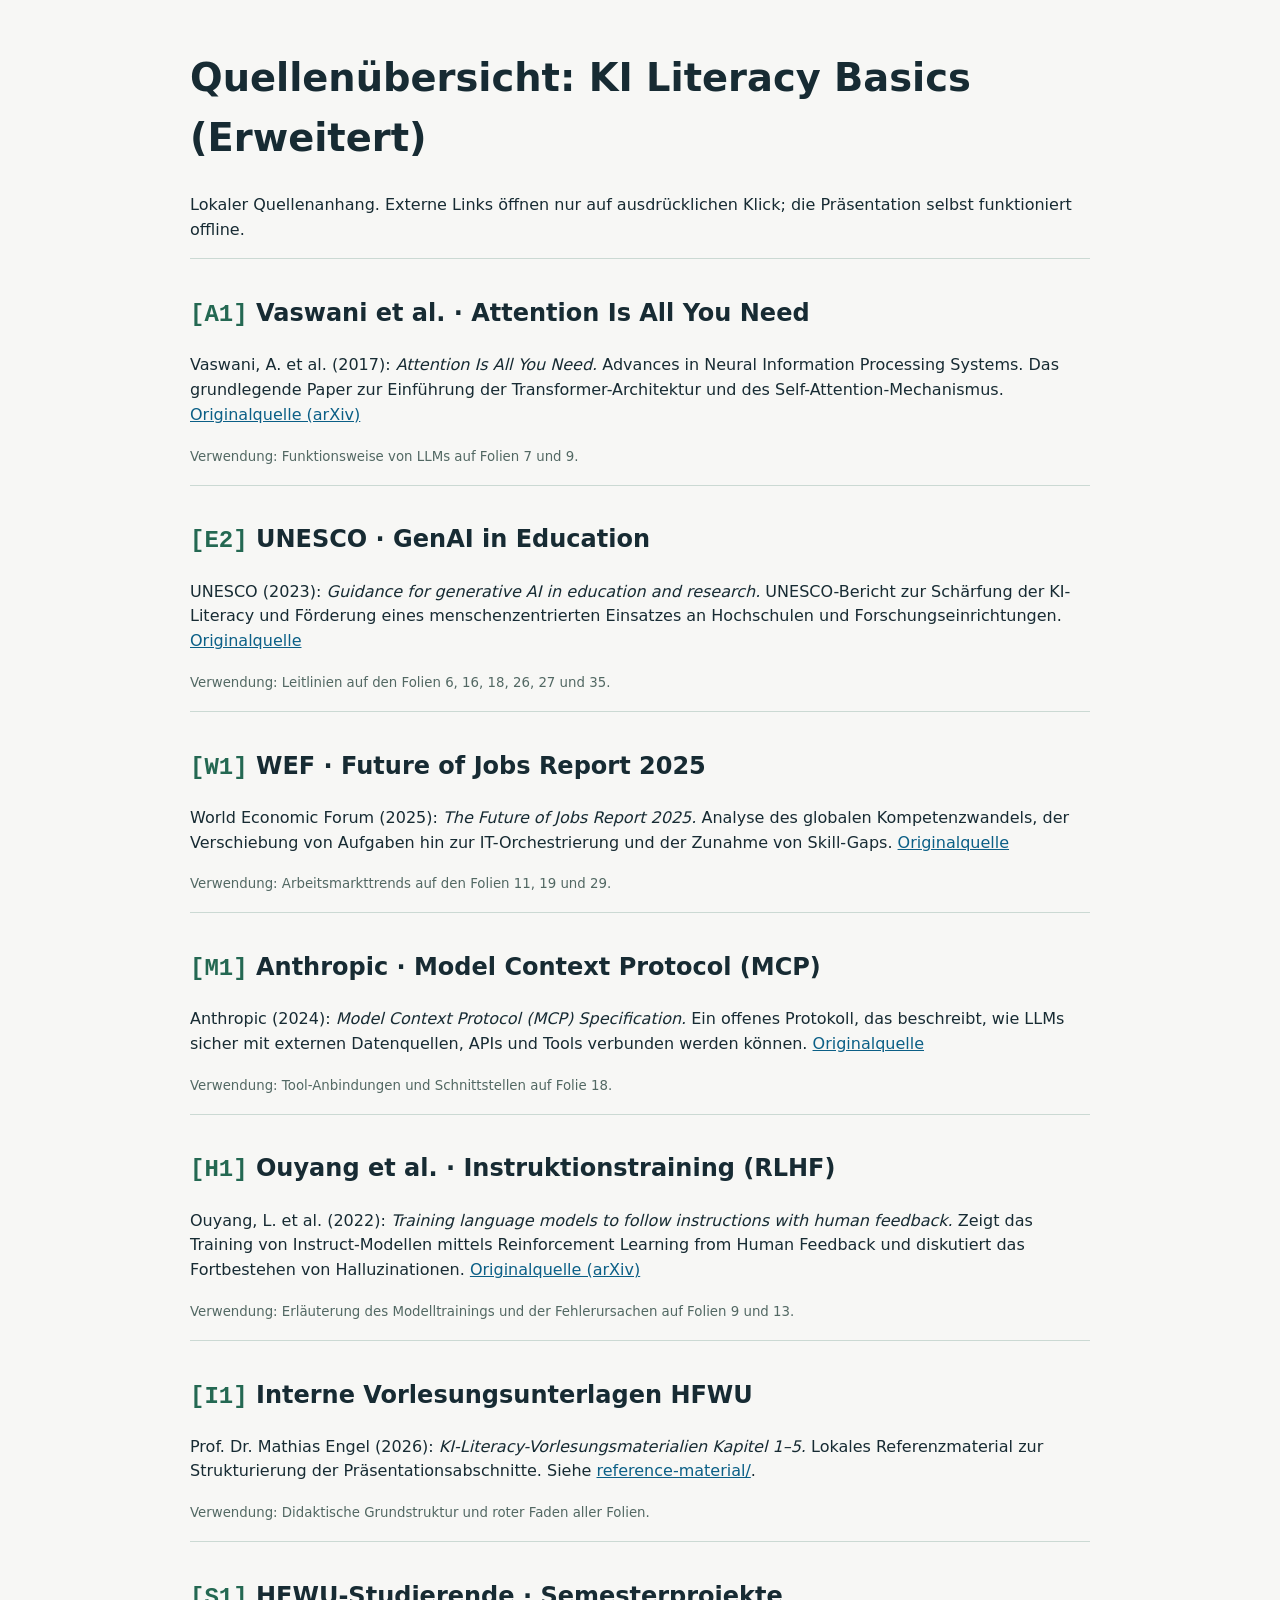
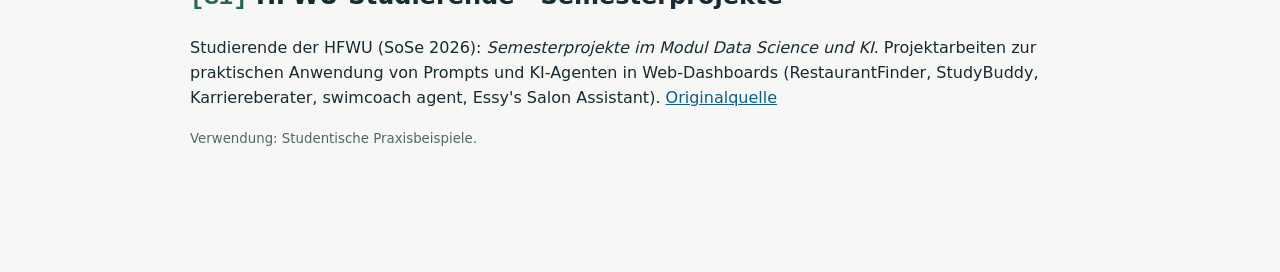
<file: KI Literacy Basics/sources/source-overview.html>
<!doctype html>
<html lang="de">
<head>
<meta charset="utf-8">
<meta name="viewport" content="width=device-width,initial-scale=1">
<title>Quellenübersicht · KI Literacy Basics</title>
<style>
  body{max-width:900px;margin:3rem auto;padding:0 1rem 4rem;background:#f7f7f5;color:#172b33;font:16px/1.55 system-ui,sans-serif}
  h1{font-size:2.4rem} article{border-top:1px solid #cbd9d3;padding:1rem 0} code{color:#246852;font-weight:700} a{color:#0b5f86} small{color:#526863}
</style>
</head>
<body>
<h1>Quellenübersicht: KI Literacy Basics (Erweitert)</h1>
<p>Lokaler Quellenanhang. Externe Links öffnen nur auf ausdrücklichen Klick; die Präsentation selbst funktioniert offline.</p>

<article id="A1">
  <h2><code>[A1]</code> Vaswani et al. · Attention Is All You Need</h2>
  <p>Vaswani, A. et al. (2017): <em>Attention Is All You Need.</em> Advances in Neural Information Processing Systems. Das grundlegende Paper zur Einführung der Transformer-Architektur und des Self-Attention-Mechanismus. <a href="https://arxiv.org/abs/1706.03762">Originalquelle (arXiv)</a></p>
  <small>Verwendung: Funktionsweise von LLMs auf Folien 7 und 9.</small>
</article>

<article id="E2">
  <h2><code>[E2]</code> UNESCO · GenAI in Education</h2>
  <p>UNESCO (2023): <em>Guidance for generative AI in education and research.</em> UNESCO-Bericht zur Schärfung der KI-Literacy und Förderung eines menschenzentrierten Einsatzes an Hochschulen und Forschungseinrichtungen. <a href="https://www.unesco.org/en/digital-education/ai-future-learning/guidance">Originalquelle</a></p>
  <small>Verwendung: Leitlinien auf den Folien 6, 16, 18, 26, 27 und 35.</small>
</article>

<article id="W1">
  <h2><code>[W1]</code> WEF · Future of Jobs Report 2025</h2>
  <p>World Economic Forum (2025): <em>The Future of Jobs Report 2025.</em> Analyse des globalen Kompetenzwandels, der Verschiebung von Aufgaben hin zur IT-Orchestrierung und der Zunahme von Skill-Gaps. <a href="https://www.weforum.org/reports/the-future-of-jobs-report-2025/">Originalquelle</a></p>
  <small>Verwendung: Arbeitsmarkttrends auf den Folien 11, 19 und 29.</small>
</article>

<article id="M1">
  <h2><code>[M1]</code> Anthropic · Model Context Protocol (MCP)</h2>
  <p>Anthropic (2024): <em>Model Context Protocol (MCP) Specification.</em> Ein offenes Protokoll, das beschreibt, wie LLMs sicher mit externen Datenquellen, APIs und Tools verbunden werden können. <a href="https://modelcontextprotocol.io/">Originalquelle</a></p>
  <small>Verwendung: Tool-Anbindungen und Schnittstellen auf Folie 18.</small>
</article>

<article id="H1">
  <h2><code>[H1]</code> Ouyang et al. · Instruktionstraining (RLHF)</h2>
  <p>Ouyang, L. et al. (2022): <em>Training language models to follow instructions with human feedback.</em> Zeigt das Training von Instruct-Modellen mittels Reinforcement Learning from Human Feedback und diskutiert das Fortbestehen von Halluzinationen. <a href="https://arxiv.org/abs/2203.02155">Originalquelle (arXiv)</a></p>
  <small>Verwendung: Erläuterung des Modelltrainings und der Fehlerursachen auf Folien 9 und 13.</small>
</article>

<article id="I1">
  <h2><code>[I1]</code> Interne Vorlesungsunterlagen HFWU</h2>
  <p>Prof. Dr. Mathias Engel (2026): <em>KI-Literacy-Vorlesungsmaterialien Kapitel 1–5.</em> Lokales Referenzmaterial zur Strukturierung der Präsentationsabschnitte. Siehe <a href="reference-material/">reference-material/</a>.</p>
  <small>Verwendung: Didaktische Grundstruktur und roter Faden aller Folien.</small>
</article>

</body>
<article id="S1"><h2><code>[S1]</code> HFWU-Studierende · Semesterprojekte</h2><p>Studierende der HFWU (SoSe 2026): <em>Semesterprojekte im Modul Data Science und KI.</em> Projektarbeiten zur praktischen Anwendung von Prompts und KI-Agenten in Web-Dashboards (RestaurantFinder, StudyBuddy, Karriereberater, swimcoach agent, Essy's Salon Assistant). <a href="#">Originalquelle</a></p><small>Verwendung: Studentische Praxisbeispiele.</small></article>
</html>
</file>
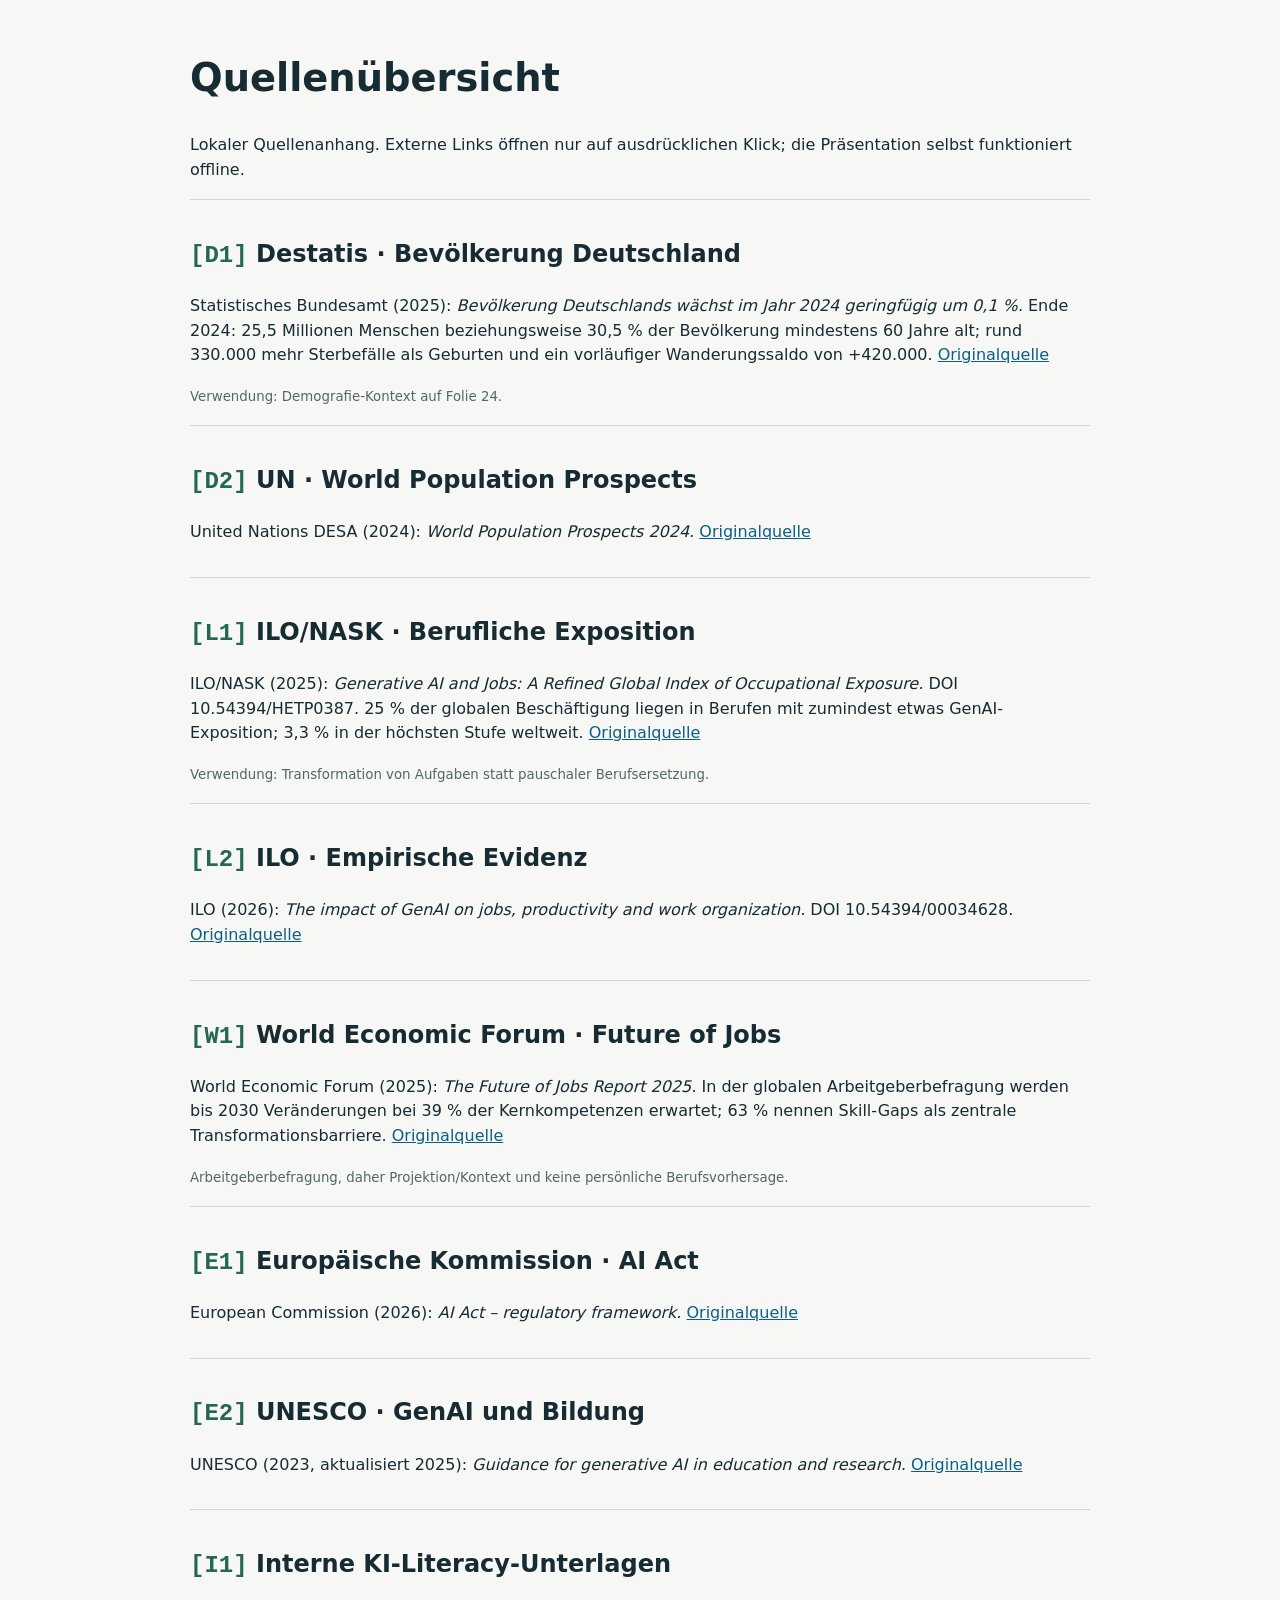
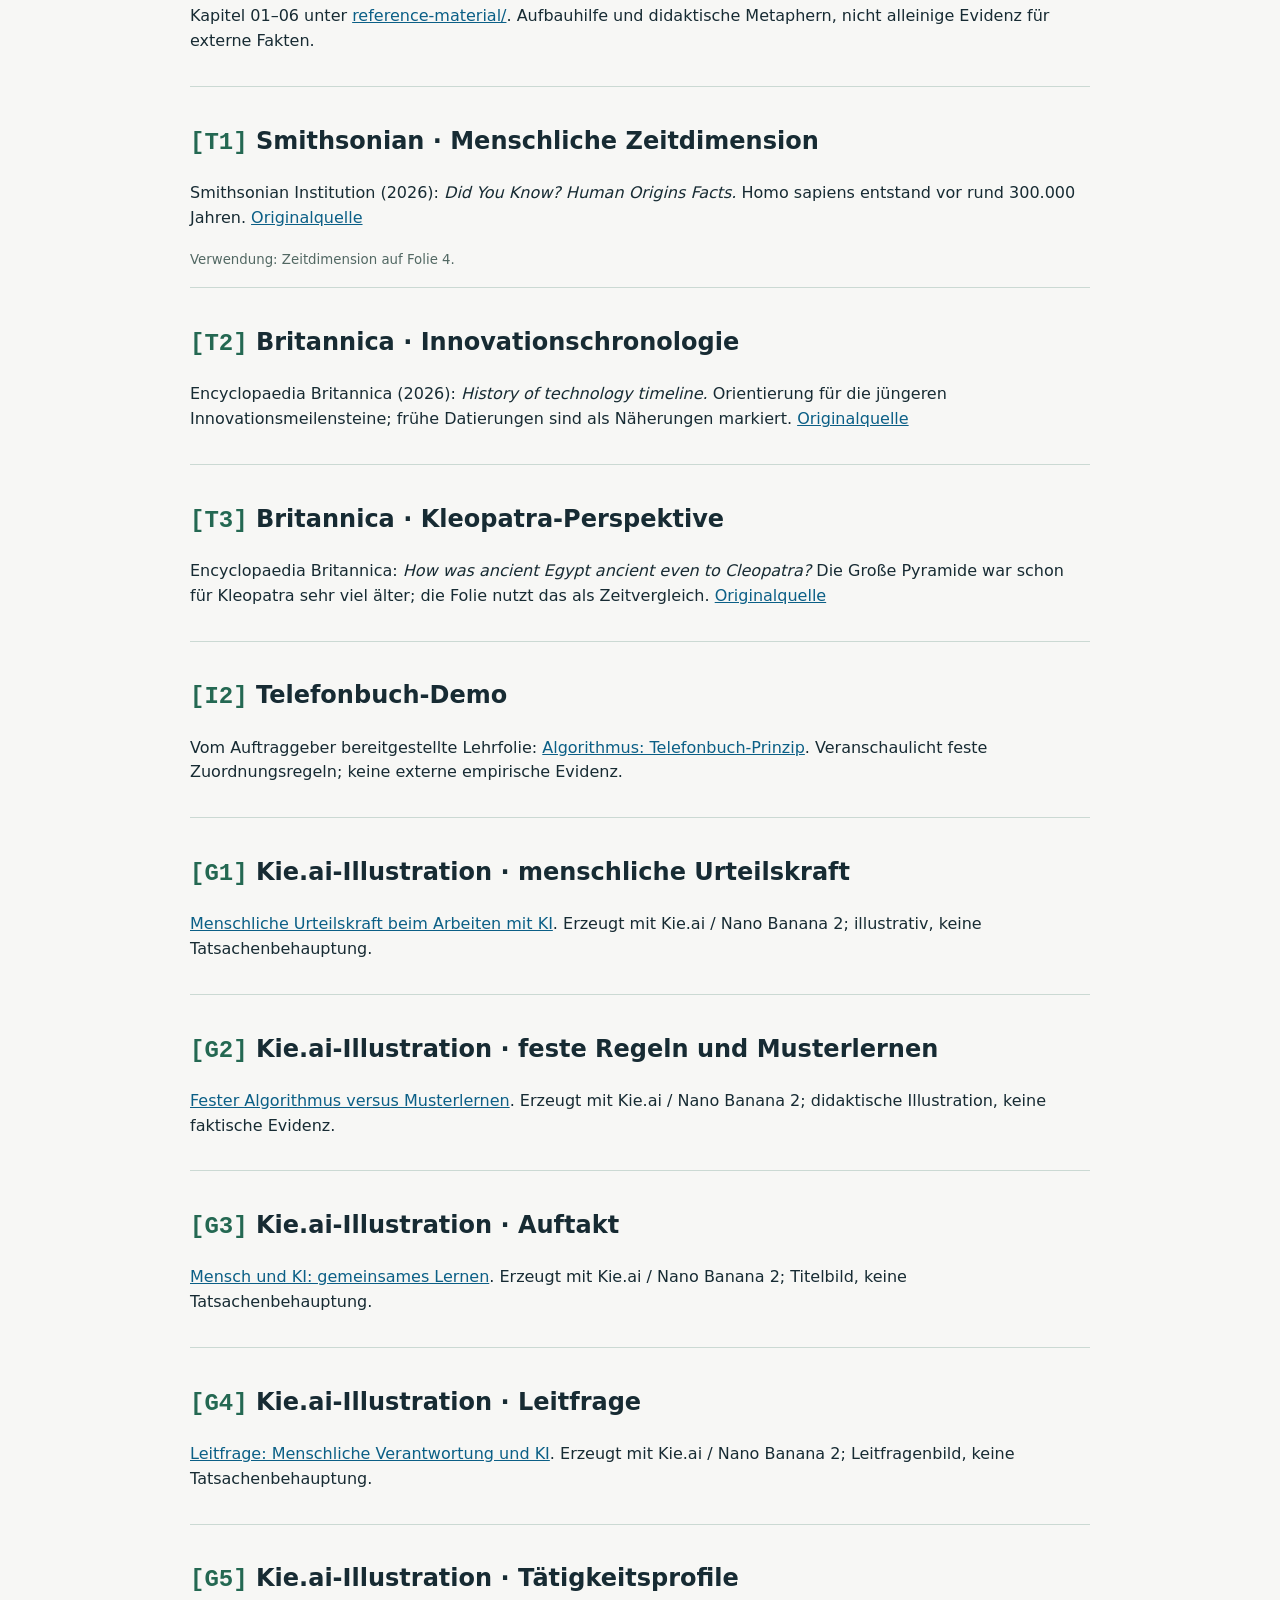
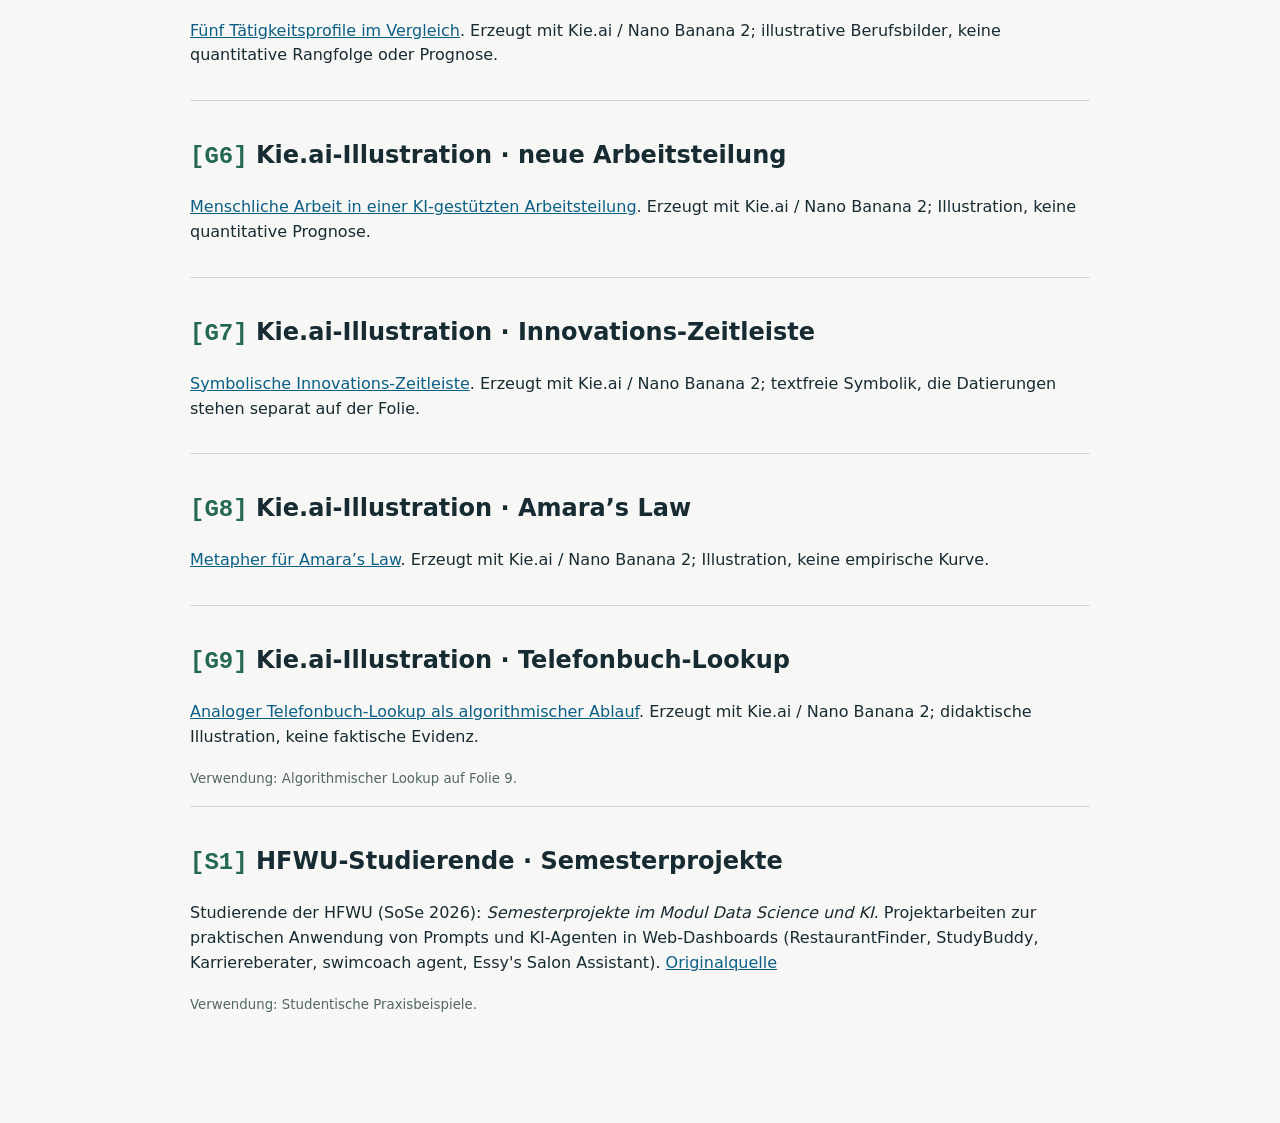
<file: KI und Wir/sources/source-overview.html>
<!doctype html>
<html lang="de">
<meta charset="utf-8">
<meta name="viewport" content="width=device-width,initial-scale=1">
<title>Quellenübersicht · Mensch und KI</title>
<style>
  body{max-width:900px;margin:3rem auto;padding:0 1rem 4rem;background:#f7f7f5;color:#172b33;font:16px/1.55 system-ui,sans-serif}
  h1{font-size:2.4rem} article{border-top:1px solid #cbd9d3;padding:1rem 0} code{color:#246852;font-weight:700} a{color:#0b5f86} small{color:#526863}
</style>
<h1>Quellenübersicht</h1>
<p>Lokaler Quellenanhang. Externe Links öffnen nur auf ausdrücklichen Klick; die Präsentation selbst funktioniert offline.</p>
<article id="D1"><h2><code>[D1]</code> Destatis · Bevölkerung Deutschland</h2><p>Statistisches Bundesamt (2025): <em>Bevölkerung Deutschlands wächst im Jahr 2024 geringfügig um 0,1 %.</em> Ende 2024: 25,5 Millionen Menschen beziehungsweise 30,5 % der Bevölkerung mindestens 60 Jahre alt; rund 330.000 mehr Sterbefälle als Geburten und ein vorläufiger Wanderungssaldo von +420.000. <a href="https://www.destatis.de/DE/Presse/Pressemitteilungen/2025/06/PD25_221_124.html">Originalquelle</a></p><small>Verwendung: Demografie-Kontext auf Folie 24.</small></article>
<article id="D2"><h2><code>[D2]</code> UN · World Population Prospects</h2><p>United Nations DESA (2024): <em>World Population Prospects 2024.</em> <a href="https://www.un.org/development/desa/pd/sites/www.un.org.development.desa.pd/files/wpp2024_summary_of_results_final_web.pdf">Originalquelle</a></p></article>
<article id="L1"><h2><code>[L1]</code> ILO/NASK · Berufliche Exposition</h2><p>ILO/NASK (2025): <em>Generative AI and Jobs: A Refined Global Index of Occupational Exposure.</em> DOI 10.54394/HETP0387. 25 % der globalen Beschäftigung liegen in Berufen mit zumindest etwas GenAI-Exposition; 3,3 % in der höchsten Stufe weltweit. <a href="https://www.ilo.org/publications/generative-ai-and-jobs-refined-global-index-occupational-exposure">Originalquelle</a></p><small>Verwendung: Transformation von Aufgaben statt pauschaler Berufsersetzung.</small></article>
<article id="L2"><h2><code>[L2]</code> ILO · Empirische Evidenz</h2><p>ILO (2026): <em>The impact of GenAI on jobs, productivity and work organization.</em> DOI 10.54394/00034628. <a href="https://www.ilo.org/publications/impact-genai-jobs-productivity-and-work-organization-review-empirical">Originalquelle</a></p></article>
<article id="W1"><h2><code>[W1]</code> World Economic Forum · Future of Jobs</h2><p>World Economic Forum (2025): <em>The Future of Jobs Report 2025.</em> In der globalen Arbeitgeberbefragung werden bis 2030 Veränderungen bei 39 % der Kernkompetenzen erwartet; 63 % nennen Skill-Gaps als zentrale Transformationsbarriere. <a href="https://www.weforum.org/reports/the-future-of-jobs-report-2025/">Originalquelle</a></p><small>Arbeitgeberbefragung, daher Projektion/Kontext und keine persönliche Berufsvorhersage.</small></article>
<article id="E1"><h2><code>[E1]</code> Europäische Kommission · AI Act</h2><p>European Commission (2026): <em>AI Act – regulatory framework.</em> <a href="https://digital-strategy.ec.europa.eu/en/policies/regulatory-framework-ai">Originalquelle</a></p></article>
<article id="E2"><h2><code>[E2]</code> UNESCO · GenAI und Bildung</h2><p>UNESCO (2023, aktualisiert 2025): <em>Guidance for generative AI in education and research.</em> <a href="https://www.unesco.org/en/digital-education/ai-future-learning/guidance">Originalquelle</a></p></article>
<article id="I1"><h2><code>[I1]</code> Interne KI-Literacy-Unterlagen</h2><p>Kapitel 01–06 unter <a href="../reference-material/">reference-material/</a>. Aufbauhilfe und didaktische Metaphern, nicht alleinige Evidenz für externe Fakten.</p></article>
<article id="T1"><h2><code>[T1]</code> Smithsonian · Menschliche Zeitdimension</h2><p>Smithsonian Institution (2026): <em>Did You Know? Human Origins Facts.</em> Homo sapiens entstand vor rund 300.000 Jahren. <a href="https://www.si.edu/stories/human-origins-facts">Originalquelle</a></p><small>Verwendung: Zeitdimension auf Folie 4.</small></article>
<article id="T2"><h2><code>[T2]</code> Britannica · Innovationschronologie</h2><p>Encyclopaedia Britannica (2026): <em>History of technology timeline.</em> Orientierung für die jüngeren Innovationsmeilensteine; frühe Datierungen sind als Näherungen markiert. <a href="https://www.britannica.com/story/history-of-technology-timeline">Originalquelle</a></p></article>
<article id="T3"><h2><code>[T3]</code> Britannica · Kleopatra-Perspektive</h2><p>Encyclopaedia Britannica: <em>How was ancient Egypt ancient even to Cleopatra?</em> Die Große Pyramide war schon für Kleopatra sehr viel älter; die Folie nutzt das als Zeitvergleich. <a href="https://www.britannica.com/one-good-fact/how-was-ancient-egypt-ancient-even-to-cleopatra">Originalquelle</a></p></article>
<article id="I2"><h2><code>[I2]</code> Telefonbuch-Demo</h2><p>Vom Auftraggeber bereitgestellte Lehrfolie: <a href="../assets/media/algorithmus-telefonbuch-demo.png">Algorithmus: Telefonbuch-Prinzip</a>. Veranschaulicht feste Zuordnungsregeln; keine externe empirische Evidenz.</p></article>
<article id="G1"><h2><code>[G1]</code> Kie.ai-Illustration · menschliche Urteilskraft</h2><p><a href="../assets/media/slide-19-human-agency-kie.png">Menschliche Urteilskraft beim Arbeiten mit KI</a>. Erzeugt mit Kie.ai / Nano Banana 2; illustrativ, keine Tatsachenbehauptung.</p></article>
<article id="G2"><h2><code>[G2]</code> Kie.ai-Illustration · feste Regeln und Musterlernen</h2><p><a href="../assets/media/slide-10-fixed-rules-vs-learning-kie.png">Fester Algorithmus versus Musterlernen</a>. Erzeugt mit Kie.ai / Nano Banana 2; didaktische Illustration, keine faktische Evidenz.</p></article>
<article id="G3"><h2><code>[G3]</code> Kie.ai-Illustration · Auftakt</h2><p><a href="../assets/media/slide-01-human-ai-hero-kie.png">Mensch und KI: gemeinsames Lernen</a>. Erzeugt mit Kie.ai / Nano Banana 2; Titelbild, keine Tatsachenbehauptung.</p></article>
<article id="G4"><h2><code>[G4]</code> Kie.ai-Illustration · Leitfrage</h2><p><a href="../assets/media/slide-02-guiding-question-kie.png">Leitfrage: Menschliche Verantwortung und KI</a>. Erzeugt mit Kie.ai / Nano Banana 2; Leitfragenbild, keine Tatsachenbehauptung.</p></article>
<article id="G5"><h2><code>[G5]</code> Kie.ai-Illustration · Tätigkeitsprofile</h2><p><a href="../assets/media/slide-16-task-exposure-occupations-kie.png">Fünf Tätigkeitsprofile im Vergleich</a>. Erzeugt mit Kie.ai / Nano Banana 2; illustrative Berufsbilder, keine quantitative Rangfolge oder Prognose.</p></article>
<article id="G6"><h2><code>[G6]</code> Kie.ai-Illustration · neue Arbeitsteilung</h2><p><a href="../assets/media/slide-19-human-ai-division-of-work-kie.png">Menschliche Arbeit in einer KI-gestützten Arbeitsteilung</a>. Erzeugt mit Kie.ai / Nano Banana 2; Illustration, keine quantitative Prognose.</p></article>
<article id="G7"><h2><code>[G7]</code> Kie.ai-Illustration · Innovations-Zeitleiste</h2><p><a href="../assets/media/slide-03-innovation-timeline-symbols-kie.png">Symbolische Innovations-Zeitleiste</a>. Erzeugt mit Kie.ai / Nano Banana 2; textfreie Symbolik, die Datierungen stehen separat auf der Folie.</p></article>
<article id="G8"><h2><code>[G8]</code> Kie.ai-Illustration · Amara’s Law</h2><p><a href="../assets/media/slide-04-amaras-law-metaphor-kie.png">Metapher für Amara’s Law</a>. Erzeugt mit Kie.ai / Nano Banana 2; Illustration, keine empirische Kurve.</p></article>
<article id="G9"><h2><code>[G9]</code> Kie.ai-Illustration · Telefonbuch-Lookup</h2><p><a href="../assets/media/telefonbuch_suche.png">Analoger Telefonbuch-Lookup als algorithmischer Ablauf</a>. Erzeugt mit Kie.ai / Nano Banana 2; didaktische Illustration, keine faktische Evidenz.</p><small>Verwendung: Algorithmischer Lookup auf Folie 9.</small></article>
<article id="S1"><h2><code>[S1]</code> HFWU-Studierende · Semesterprojekte</h2><p>Studierende der HFWU (SoSe 2026): <em>Semesterprojekte im Modul Data Science und KI.</em> Projektarbeiten zur praktischen Anwendung von Prompts und KI-Agenten in Web-Dashboards (RestaurantFinder, StudyBuddy, Karriereberater, swimcoach agent, Essy's Salon Assistant). <a href="#">Originalquelle</a></p><small>Verwendung: Studentische Praxisbeispiele.</small></article>
</html>
</file>
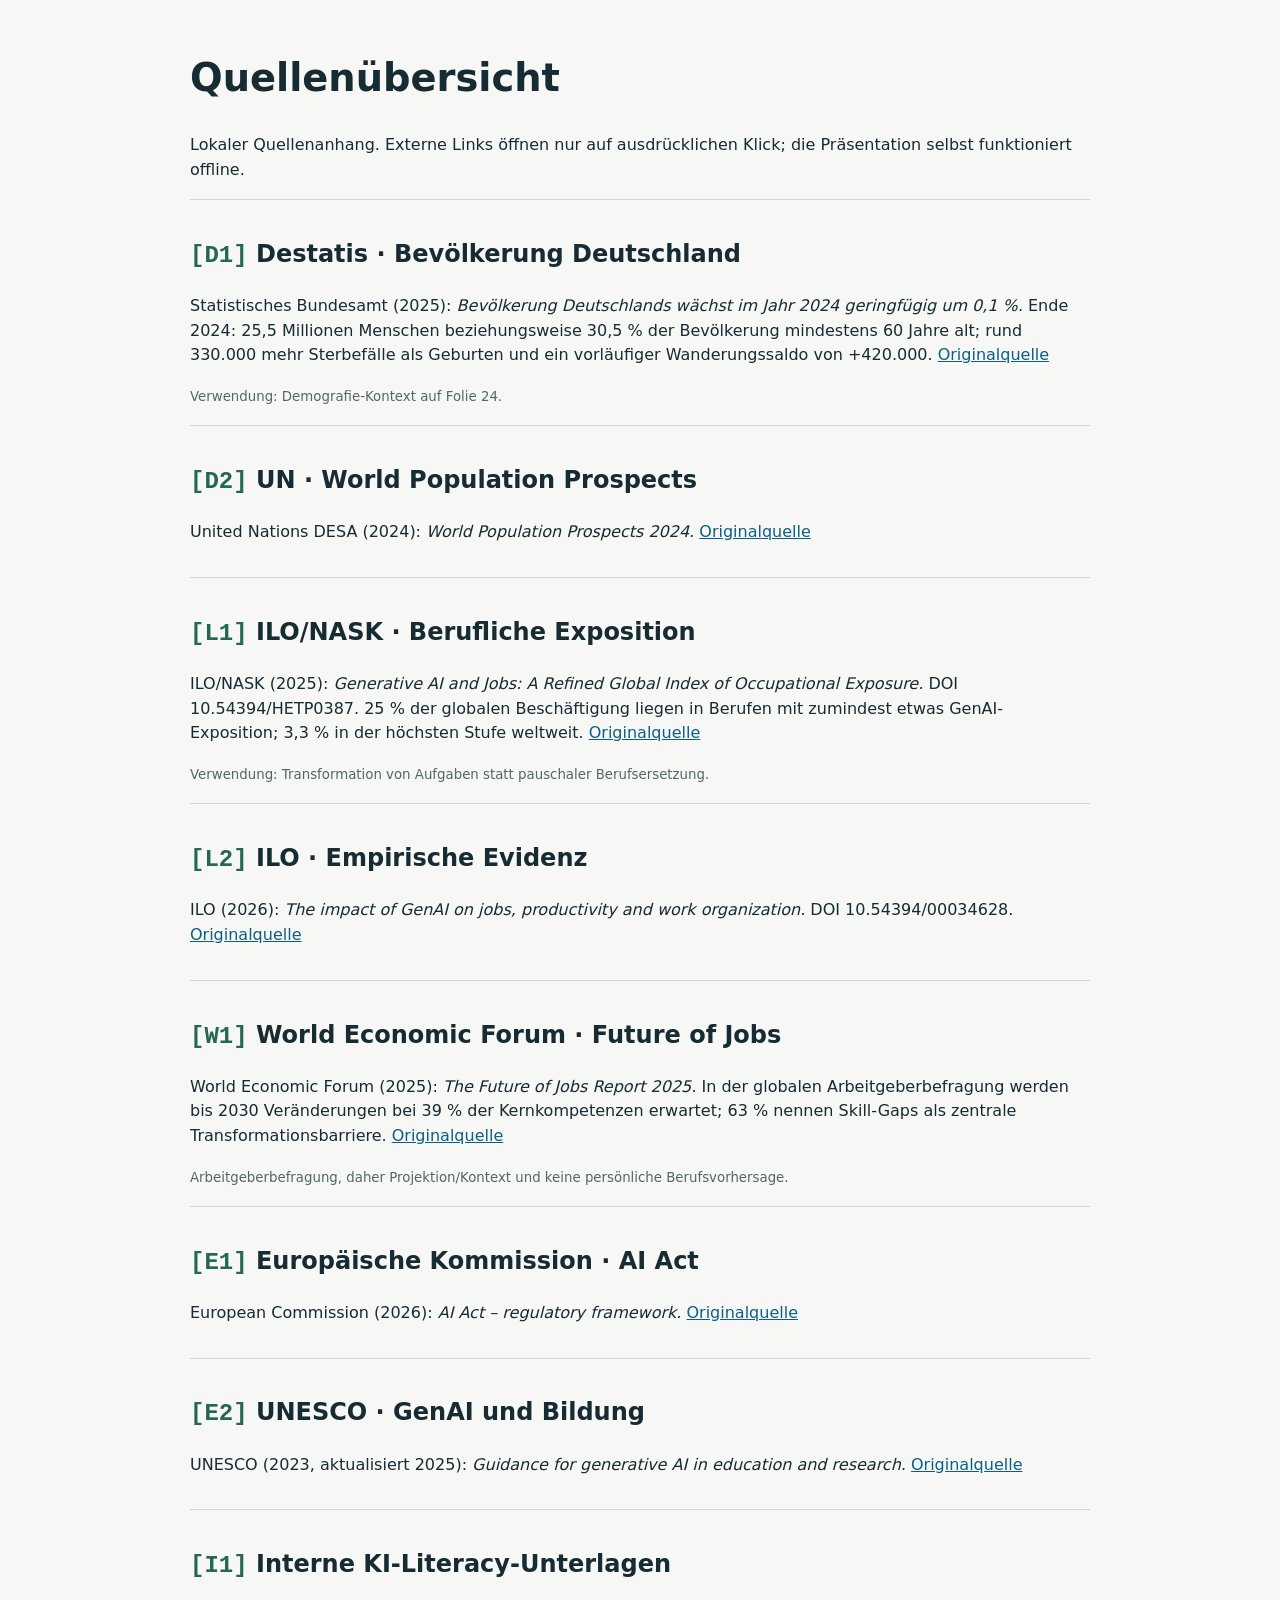
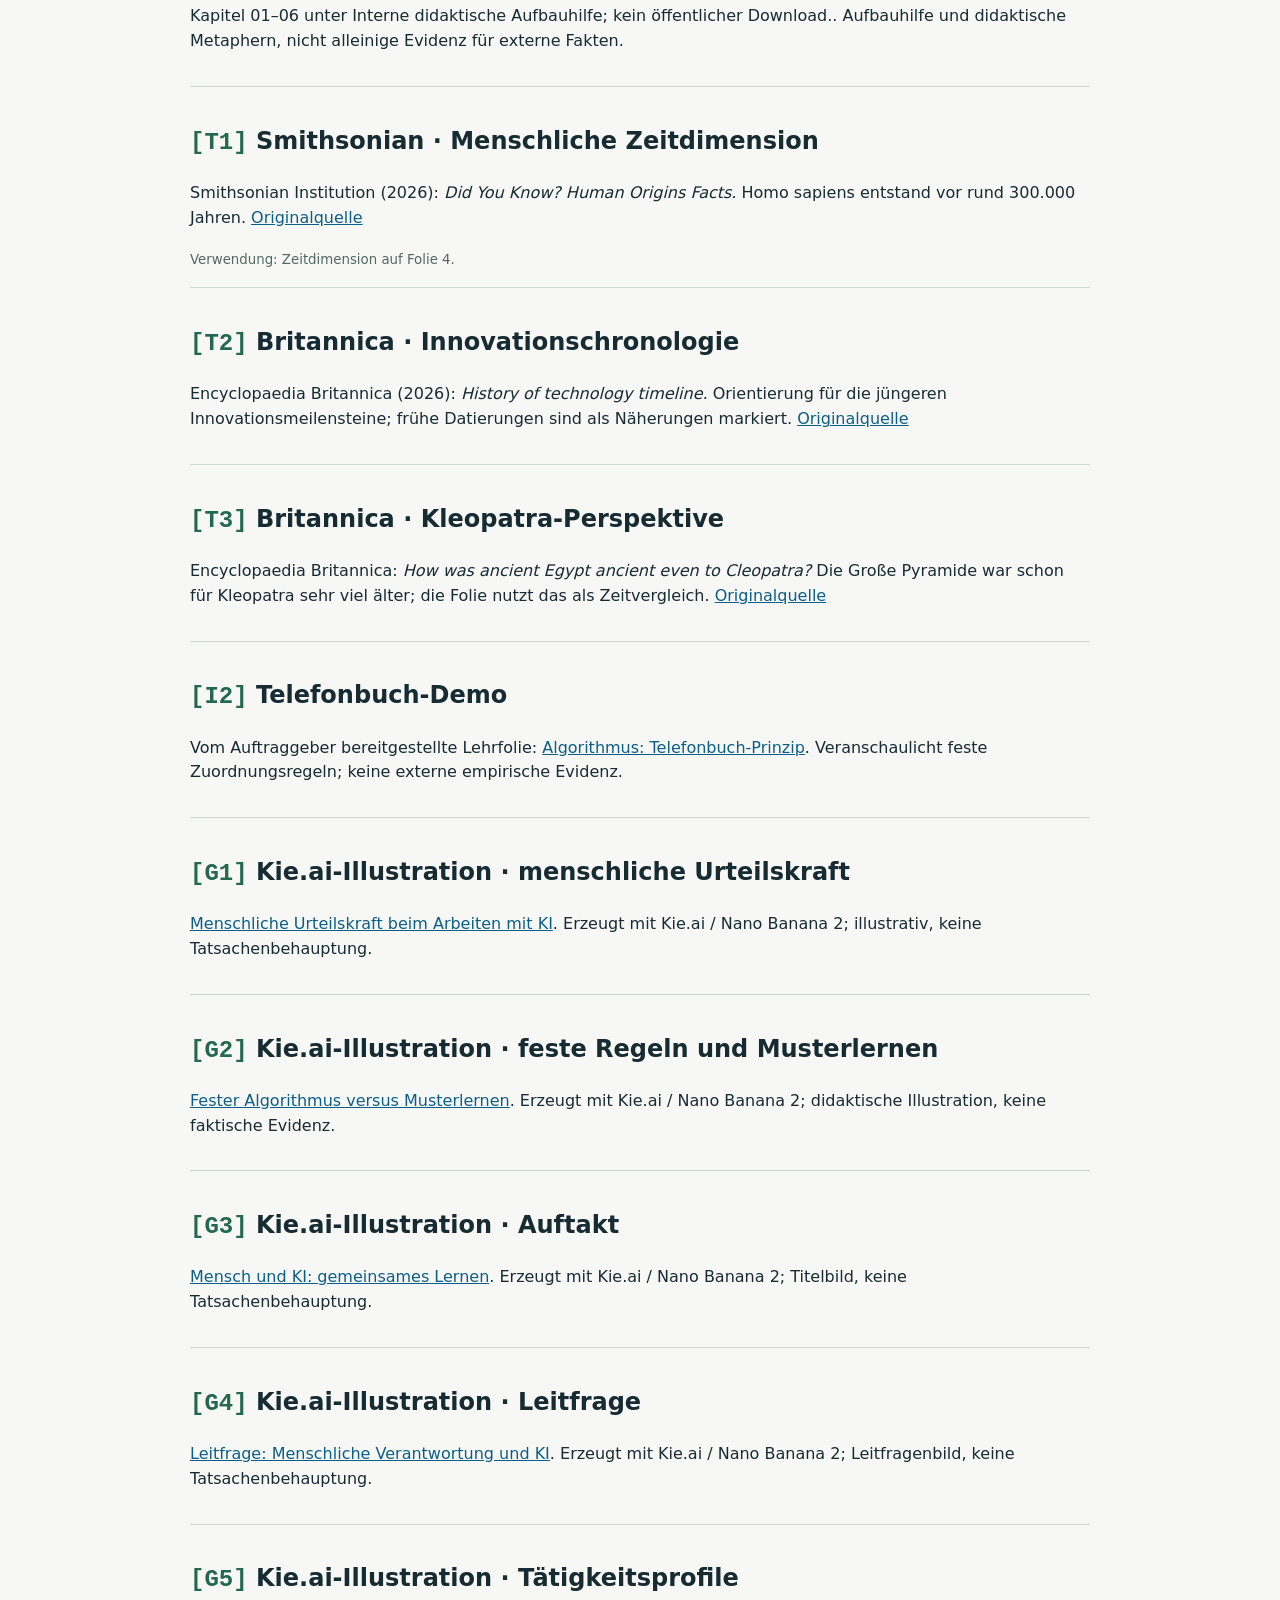
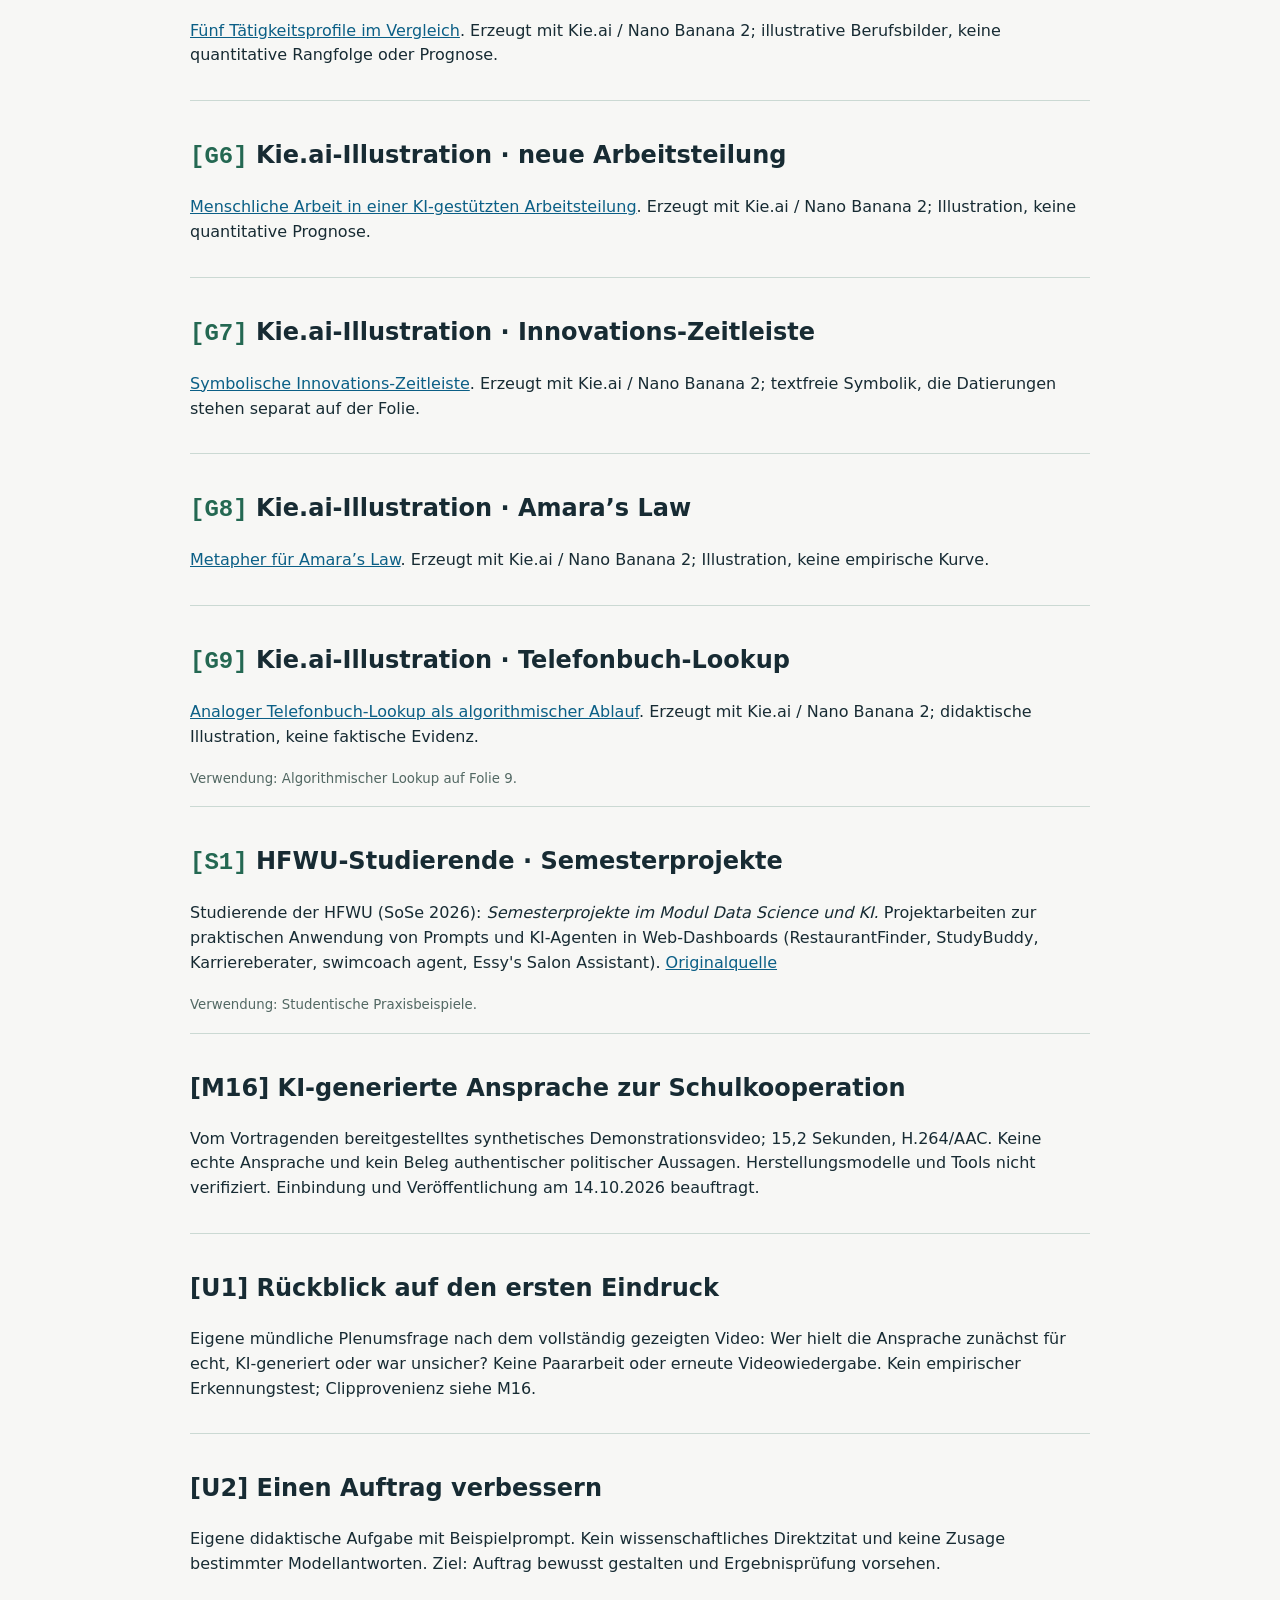
<file: mensch-und-ki-hfwu-mpg-2026-10-16/sources/source-overview.html>
<!doctype html>
<html lang="de">
<meta charset="utf-8">
<meta name="viewport" content="width=device-width,initial-scale=1">
<title>Quellenübersicht · Mensch und KI</title>
<style>
  body{max-width:900px;margin:3rem auto;padding:0 1rem 4rem;background:#f7f7f5;color:#172b33;font:16px/1.55 system-ui,sans-serif}
  h1{font-size:2.4rem} article{border-top:1px solid #cbd9d3;padding:1rem 0} code{color:#246852;font-weight:700} a{color:#0b5f86} small{color:#526863}
</style>
<h1>Quellenübersicht</h1>
<p>Lokaler Quellenanhang. Externe Links öffnen nur auf ausdrücklichen Klick; die Präsentation selbst funktioniert offline.</p>
<article id="D1"><h2><code>[D1]</code> Destatis · Bevölkerung Deutschland</h2><p>Statistisches Bundesamt (2025): <em>Bevölkerung Deutschlands wächst im Jahr 2024 geringfügig um 0,1 %.</em> Ende 2024: 25,5 Millionen Menschen beziehungsweise 30,5 % der Bevölkerung mindestens 60 Jahre alt; rund 330.000 mehr Sterbefälle als Geburten und ein vorläufiger Wanderungssaldo von +420.000. <a href="https://www.destatis.de/DE/Presse/Pressemitteilungen/2025/06/PD25_221_124.html">Originalquelle</a></p><small>Verwendung: Demografie-Kontext auf Folie 24.</small></article>
<article id="D2"><h2><code>[D2]</code> UN · World Population Prospects</h2><p>United Nations DESA (2024): <em>World Population Prospects 2024.</em> <a href="https://www.un.org/development/desa/pd/sites/www.un.org.development.desa.pd/files/wpp2024_summary_of_results_final_web.pdf">Originalquelle</a></p></article>
<article id="L1"><h2><code>[L1]</code> ILO/NASK · Berufliche Exposition</h2><p>ILO/NASK (2025): <em>Generative AI and Jobs: A Refined Global Index of Occupational Exposure.</em> DOI 10.54394/HETP0387. 25 % der globalen Beschäftigung liegen in Berufen mit zumindest etwas GenAI-Exposition; 3,3 % in der höchsten Stufe weltweit. <a href="https://www.ilo.org/publications/generative-ai-and-jobs-refined-global-index-occupational-exposure">Originalquelle</a></p><small>Verwendung: Transformation von Aufgaben statt pauschaler Berufsersetzung.</small></article>
<article id="L2"><h2><code>[L2]</code> ILO · Empirische Evidenz</h2><p>ILO (2026): <em>The impact of GenAI on jobs, productivity and work organization.</em> DOI 10.54394/00034628. <a href="https://www.ilo.org/publications/impact-genai-jobs-productivity-and-work-organization-review-empirical">Originalquelle</a></p></article>
<article id="W1"><h2><code>[W1]</code> World Economic Forum · Future of Jobs</h2><p>World Economic Forum (2025): <em>The Future of Jobs Report 2025.</em> In der globalen Arbeitgeberbefragung werden bis 2030 Veränderungen bei 39 % der Kernkompetenzen erwartet; 63 % nennen Skill-Gaps als zentrale Transformationsbarriere. <a href="https://www.weforum.org/reports/the-future-of-jobs-report-2025/">Originalquelle</a></p><small>Arbeitgeberbefragung, daher Projektion/Kontext und keine persönliche Berufsvorhersage.</small></article>
<article id="E1"><h2><code>[E1]</code> Europäische Kommission · AI Act</h2><p>European Commission (2026): <em>AI Act – regulatory framework.</em> <a href="https://digital-strategy.ec.europa.eu/en/policies/regulatory-framework-ai">Originalquelle</a></p></article>
<article id="E2"><h2><code>[E2]</code> UNESCO · GenAI und Bildung</h2><p>UNESCO (2023, aktualisiert 2025): <em>Guidance for generative AI in education and research.</em> <a href="https://www.unesco.org/en/digital-education/ai-future-learning/guidance">Originalquelle</a></p></article>
<article id="I1"><h2><code>[I1]</code> Interne KI-Literacy-Unterlagen</h2><p>Kapitel 01–06 unter <span>Interne didaktische Aufbauhilfe; kein öffentlicher Download.</span>. Aufbauhilfe und didaktische Metaphern, nicht alleinige Evidenz für externe Fakten.</p></article>
<article id="T1"><h2><code>[T1]</code> Smithsonian · Menschliche Zeitdimension</h2><p>Smithsonian Institution (2026): <em>Did You Know? Human Origins Facts.</em> Homo sapiens entstand vor rund 300.000 Jahren. <a href="https://www.si.edu/stories/human-origins-facts">Originalquelle</a></p><small>Verwendung: Zeitdimension auf Folie 4.</small></article>
<article id="T2"><h2><code>[T2]</code> Britannica · Innovationschronologie</h2><p>Encyclopaedia Britannica (2026): <em>History of technology timeline.</em> Orientierung für die jüngeren Innovationsmeilensteine; frühe Datierungen sind als Näherungen markiert. <a href="https://www.britannica.com/story/history-of-technology-timeline">Originalquelle</a></p></article>
<article id="T3"><h2><code>[T3]</code> Britannica · Kleopatra-Perspektive</h2><p>Encyclopaedia Britannica: <em>How was ancient Egypt ancient even to Cleopatra?</em> Die Große Pyramide war schon für Kleopatra sehr viel älter; die Folie nutzt das als Zeitvergleich. <a href="https://www.britannica.com/one-good-fact/how-was-ancient-egypt-ancient-even-to-cleopatra">Originalquelle</a></p></article>
<article id="I2"><h2><code>[I2]</code> Telefonbuch-Demo</h2><p>Vom Auftraggeber bereitgestellte Lehrfolie: <a href="../assets/media/algorithmus-telefonbuch-demo.png">Algorithmus: Telefonbuch-Prinzip</a>. Veranschaulicht feste Zuordnungsregeln; keine externe empirische Evidenz.</p></article>
<article id="G1"><h2><code>[G1]</code> Kie.ai-Illustration · menschliche Urteilskraft</h2><p><a href="../assets/media/slide-19-human-agency-kie.png">Menschliche Urteilskraft beim Arbeiten mit KI</a>. Erzeugt mit Kie.ai / Nano Banana 2; illustrativ, keine Tatsachenbehauptung.</p></article>
<article id="G2"><h2><code>[G2]</code> Kie.ai-Illustration · feste Regeln und Musterlernen</h2><p><a href="../assets/media/slide-10-fixed-rules-vs-learning-kie.png">Fester Algorithmus versus Musterlernen</a>. Erzeugt mit Kie.ai / Nano Banana 2; didaktische Illustration, keine faktische Evidenz.</p></article>
<article id="G3"><h2><code>[G3]</code> Kie.ai-Illustration · Auftakt</h2><p><a href="../assets/media/slide-01-human-ai-hero-kie.png">Mensch und KI: gemeinsames Lernen</a>. Erzeugt mit Kie.ai / Nano Banana 2; Titelbild, keine Tatsachenbehauptung.</p></article>
<article id="G4"><h2><code>[G4]</code> Kie.ai-Illustration · Leitfrage</h2><p><a href="../assets/media/slide-02-guiding-question-kie.png">Leitfrage: Menschliche Verantwortung und KI</a>. Erzeugt mit Kie.ai / Nano Banana 2; Leitfragenbild, keine Tatsachenbehauptung.</p></article>
<article id="G5"><h2><code>[G5]</code> Kie.ai-Illustration · Tätigkeitsprofile</h2><p><a href="../assets/media/slide-16-task-exposure-occupations-kie.png">Fünf Tätigkeitsprofile im Vergleich</a>. Erzeugt mit Kie.ai / Nano Banana 2; illustrative Berufsbilder, keine quantitative Rangfolge oder Prognose.</p></article>
<article id="G6"><h2><code>[G6]</code> Kie.ai-Illustration · neue Arbeitsteilung</h2><p><a href="../assets/media/slide-19-human-ai-division-of-work-kie.png">Menschliche Arbeit in einer KI-gestützten Arbeitsteilung</a>. Erzeugt mit Kie.ai / Nano Banana 2; Illustration, keine quantitative Prognose.</p></article>
<article id="G7"><h2><code>[G7]</code> Kie.ai-Illustration · Innovations-Zeitleiste</h2><p><a href="../assets/media/slide-03-innovation-timeline-symbols-kie.png">Symbolische Innovations-Zeitleiste</a>. Erzeugt mit Kie.ai / Nano Banana 2; textfreie Symbolik, die Datierungen stehen separat auf der Folie.</p></article>
<article id="G8"><h2><code>[G8]</code> Kie.ai-Illustration · Amara’s Law</h2><p><a href="../assets/media/slide-04-amaras-law-metaphor-kie.png">Metapher für Amara’s Law</a>. Erzeugt mit Kie.ai / Nano Banana 2; Illustration, keine empirische Kurve.</p></article>
<article id="G9"><h2><code>[G9]</code> Kie.ai-Illustration · Telefonbuch-Lookup</h2><p><a href="../assets/media/telefonbuch_suche.png">Analoger Telefonbuch-Lookup als algorithmischer Ablauf</a>. Erzeugt mit Kie.ai / Nano Banana 2; didaktische Illustration, keine faktische Evidenz.</p><small>Verwendung: Algorithmischer Lookup auf Folie 9.</small></article>
<article id="S1"><h2><code>[S1]</code> HFWU-Studierende · Semesterprojekte</h2><p>Studierende der HFWU (SoSe 2026): <em>Semesterprojekte im Modul Data Science und KI.</em> Projektarbeiten zur praktischen Anwendung von Prompts und KI-Agenten in Web-Dashboards (RestaurantFinder, StudyBuddy, Karriereberater, swimcoach agent, Essy's Salon Assistant). <a href="#">Originalquelle</a></p><small>Verwendung: Studentische Praxisbeispiele.</small></article>
</html>

<article id="M16"><h2>[M16] KI-generierte Ansprache zur Schulkooperation</h2><p>Vom Vortragenden bereitgestelltes synthetisches Demonstrationsvideo; 15,2 Sekunden, H.264/AAC. Keine echte Ansprache und kein Beleg authentischer politischer Aussagen. Herstellungsmodelle und Tools nicht verifiziert. Einbindung und Veröffentlichung am 14.10.2026 beauftragt.</p></article>

<article id="U1"><h2>[U1] Rückblick auf den ersten Eindruck</h2><p>Eigene mündliche Plenumsfrage nach dem vollständig gezeigten Video: Wer hielt die Ansprache zunächst für echt, KI-generiert oder war unsicher? Keine Paararbeit oder erneute Videowiedergabe. Kein empirischer Erkennungstest; Clipprovenienz siehe M16.</p></article>
<article id="U2"><h2>[U2] Einen Auftrag verbessern</h2><p>Eigene didaktische Aufgabe mit Beispielprompt. Kein wissenschaftliches Direktzitat und keine Zusage bestimmter Modellantworten. Ziel: Auftrag bewusst gestalten und Ergebnisprüfung vorsehen.</p></article>
</file>
<file: KI Literacy Basics/assets/css/presentation.css>
/* Modern UI Design Tokens & Theme Variables */
:root {
  --bg: #f7f7f5;
  --card: #ffffff;
  --ink: #182c33;
  --muted: #61726f;
  --line: #d8e0d9;
  --green: #2d8a05;
  --mint: #dcefe1;
  --blue: #e1eef0;
  --yellow: #f4eac8;
  --red: #f8ded9;
  --red-ink: #701a11;
  --shadow: 0 18px 50px rgba(23, 59, 43, 0.08);
  --radius: 18px;
  --transition: all 0.3s cubic-bezier(0.25, 0.8, 0.25, 1);
}

:root[data-theme=dark] {
  --bg: #15242a;
  --card: #1e343a;
  --ink: #e9f3f0;
  --muted: #b7c9c5;
  --line: #416168;
  --mint: #244b42;
  --blue: #23444e;
  --yellow: #4f4528;
  --red: #4a2723;
  --red-ink: #ffb4ab;
  --shadow: none;
}

@media (prefers-color-scheme: dark) {
  :root:not([data-theme]) {
    --bg: #15242a;
    --card: #1e343a;
    --ink: #e9f3f0;
    --muted: #b7c9c5;
    --line: #416168;
    --mint: #244b42;
    --blue: #23444e;
    --yellow: #4f4528;
    --red: #4a2723;
    --red-ink: #ffb4ab;
    --shadow: none;
  }
}

/* Reset & Base Styles */
* {
  box-sizing: border-box;
}

html, body {
  margin: 0;
  padding: 0;
  background: #17282d;
  color: var(--ink);
  font-family: Inter, ui-sans-serif, -apple-system, BlinkMacSystemFont, "Segoe UI", sans-serif;
  overflow: hidden;
  height: 100%;
}

/* The Slide Deck Stage (16:9 ratio locked) */
.deck {
  width: min(100vw, 177.78vh);
  height: min(56.25vw, 100vh);
  min-height: 500px;
  margin: auto;
  position: absolute;
  top: 0; bottom: 0; left: 0; right: 0;
  overflow: hidden;
  background: var(--bg);
  box-shadow: 0 25px 70px rgba(0,0,0,0.4);
  container-type: size;
}

/* Individual Slide Structure */
.slide {
  display: none;
  position: relative;
  width: 100%;
  height: 100%;
  padding: 4.5% 6.5% 6%;
  background: var(--bg);
  color: var(--ink);
}

.slide.active {
  display: flex;
  flex-direction: column;
  animation: slide-in 0.36s cubic-bezier(0.16, 1, 0.3, 1) both;
}

/* Animations */
@keyframes slide-in {
  from {
    opacity: 0;
    transform: translateX(1.5%);
  }
  to {
    opacity: 1;
    transform: none;
  }
}

@media (prefers-reduced-motion: reduce) {
  .slide.active {
    animation: none;
  }
}

/* Slide Header */
.slide-top {
  display: grid;
  grid-template-columns: auto 1fr auto;
  align-items: center;
  gap: 1.5rem;
  border-bottom: 1px solid var(--line);
  padding-bottom: 1.5%;
  margin-bottom: 2%;
  flex-shrink: 0;
}

.kicker {
  font-size: 0.72rem;
  letter-spacing: 0.12em;
  color: var(--green);
  font-weight: 800;
  text-transform: uppercase;
}

.slide-title {
  margin: 0;
  font-size: clamp(1.2rem, 2.3cqw, 3.2rem);
  letter-spacing: -0.04em;
  line-height: 1.1;
  font-weight: 800;
}

.brand {
  justify-self: end;
  max-width: 90px;
  max-height: 38px;
  object-fit: contain;
}

/* Main Content Area */
.content {
  flex-grow: 1;
  display: grid;
  align-items: center;
  overflow: hidden;
  position: relative;
}

.content.two {
  grid-template-columns: 1.05fr 0.95fr;
  gap: 6%;
}

.content.hero {
  grid-template-columns: 1.15fr 0.85fr;
  gap: 5%;
}

/* Typography elements */
.eyebrow {
  font-size: 0.75rem;
  font-weight: 800;
  letter-spacing: 0.12em;
  color: var(--green);
  margin: 0 0 0.6rem;
  text-transform: uppercase;
}

.display {
  font-size: clamp(1.8rem, 4cqw, 5.2rem);
  line-height: 1.05;
  letter-spacing: -0.05em;
  margin: 0.1em 0 0.3em;
  font-weight: 800;
}

.display em, h2 em, h1 em {
  font-family: Georgia, serif;
  font-weight: 400;
  font-style: italic;
}

.lede {
  font-size: clamp(0.95rem, 1.35cqw, 2.2rem);
  line-height: 1.45;
  color: var(--muted);
  margin-top: 0;
}

.quote {
  font: clamp(1.4rem, 2.5cqw, 3.6rem)/1.15 Georgia, serif;
  font-style: italic;
  max-width: 32ch;
  margin: 0;
  color: var(--ink);
}

/* Cards & Lists */
.card {
  padding: 1.5rem;
  border: 1px solid var(--line);
  border-radius: var(--radius);
  background: var(--card);
  box-shadow: var(--shadow);
}

.facts {
  display: grid;
  gap: 0.85rem;
}

.fact {
  display: flex;
  gap: 0.85rem;
  align-items: flex-start;
}

.fact-title {
  font-weight: 750;
  margin-bottom: 0.15rem;
  display: block;
  font-size: clamp(0.92rem, 1.15cqw, 1.8rem);
}

.fact-text {
  font-size: clamp(0.82rem, 0.95cqw, 1.4rem);
  color: var(--muted);
  line-height: 1.35;
}

.icon {
  width: 2.2rem;
  height: 2.2rem;
  flex: 0 0 2.2rem;
  display: grid;
  place-items: center;
  border-radius: 50%;
  background: var(--mint);
  color: var(--green);
  font-weight: 800;
  font-size: 0.95rem;
}

/* Media Framework */
.media-frame {
  height: 100%;
  max-height: 52cqh;
  overflow: hidden;
  border-radius: var(--radius);
  background: #e9eee9;
  box-shadow: var(--shadow);
  border: 1px solid var(--line);
  position: relative;
}

.media-frame img {
  width: 100%;
  height: 100%;
  display: block;
  object-fit: cover;
  object-position: var(--crop-x, 50%) var(--crop-y, 50%);
  transform: scale(var(--crop-scale, 1));
  transform-origin: center;
  transition: transform 0.3s ease;
}

.media-frame.contain {
  background: transparent;
  border: none;
  box-shadow: none;
  display: flex;
  justify-content: center;
  align-items: center;
}

.media-frame.contain img {
  width: auto;
  height: auto;
  max-width: 100%;
  max-height: 100%;
  object-fit: contain;
  transform: none;
  background: var(--bg);
  border-radius: var(--radius);
  box-shadow: var(--shadow);
  border: 1px solid var(--line);
}

/* Interactive Components & Choices */
.choice-row, .action-row {
  display: flex;
  flex-wrap: wrap;
  gap: 0.75rem;
  margin: 1.2rem 0 0.8rem;
}

.choice-row button, .action-row button {
  border: 1px solid var(--line);
  border-radius: 10px;
  background: var(--card);
  padding: 0.65rem 0.95rem;
  color: var(--ink);
  font-family: inherit;
  font-size: 0.9rem;
  font-weight: 700;
  cursor: pointer;
  box-shadow: 0 2px 5px rgba(0,0,0,0.03);
  transition: var(--transition);
}

.choice-row button:hover, .choice-row button:focus,
.action-row button:hover, .action-row button:focus {
  background: var(--mint);
  border-color: var(--green);
  outline: none;
  transform: translateY(-1px);
}

.choice-row button.selected {
  background: var(--green);
  color: #fff;
  border-color: var(--green);
}

.answer {
  min-height: 2.8em;
  font-size: 0.92rem;
  font-weight: 700;
  color: var(--green);
  line-height: 1.4;
  margin-top: 0.8rem;
  background: var(--mint);
  padding: 0.6rem 0.9rem;
  border-radius: 10px;
  border-left: 4px solid var(--green);
  opacity: 0;
  transform: translateY(5px);
  transition: opacity 0.3s ease, transform 0.3s ease;
}

.answer.visible {
  opacity: 1;
  transform: none;
}

/* Cover Slide specific overrides */
.cover-slide {
  padding: 0;
  position: relative;
}

.cover-slide.active {
  display: grid;
  grid-template-columns: 1fr;
  grid-template-rows: 1fr;
}

.cover-image {
  grid-area: 1 / 1;
  width: 100%;
  height: 100%;
  object-fit: cover;
}

.cover-overlay {
  grid-area: 1 / 1;
  z-index: 2;
  background: linear-gradient(90deg, rgba(21, 36, 42, 0.95) 30%, rgba(21, 36, 42, 0.5) 70%, rgba(21, 36, 42, 0.2) 100%);
  display: flex;
  flex-direction: column;
  justify-content: center;
  padding: 8% 10%;
  color: #eff9f7;
}

.cover-overlay h1 {
  font-size: clamp(2.5rem, 5.5cqw, 6.2rem);
  line-height: 1.05;
  letter-spacing: -0.06em;
  margin: 0.1em 0 0.25em;
  font-weight: 900;
}

.cover-subtitle {
  font-size: clamp(1.1rem, 1.8cqw, 2.6rem);
  color: #b7c9c5;
  margin: 0 0 1.8rem;
  font-weight: 400;
}

.cover-meta {
  display: flex;
  gap: 1.8rem;
  font-size: 0.82rem;
  font-weight: 500;
  color: #8fa5a0;
  border-top: 1px solid rgba(255,255,255,0.1);
  padding-top: 1.2rem;
  margin-top: 1rem;
}

.cover-brand {
  position: absolute;
  top: 5.2%;
  right: 8%;
  max-width: 120px;
  max-height: 50px;
  object-fit: contain;
  z-index: 3;
}

.cover-index {
  position: absolute;
  left: 8%;
  bottom: 2.8%;
  font-size: 0.8rem;
  color: #8fa5a0;
  z-index: 3;
}

/* Question Slide */
.question-slide {
  padding: 0;
  position: relative;
}

.question-slide.active {
  display: grid;
  grid-template-columns: 1fr;
  grid-template-rows: 1fr;
}

.question-overlay {
  grid-area: 1 / 1;
  z-index: 2;
  background: rgba(21, 36, 42, 0.9);
  display: flex;
  flex-direction: column;
  justify-content: center;
  padding: 8% 12%;
  color: #eff9f7;
}

.question-overlay h1 {
  font-size: clamp(1.8rem, 3.5cqw, 4.8rem);
  line-height: 1.2;
  letter-spacing: -0.03em;
  font-weight: 800;
  margin: 0.2em 0 0.6em;
}

.question-overlay p {
  font-size: clamp(1rem, 1.5cqw, 2.2rem);
  color: #b7c9c5;
  line-height: 1.45;
  max-width: 44rem;
}

/* Timelines and lists */
.timeline {
  display: flex;
  align-items: center;
  gap: 0.55rem;
  margin: 1.2rem 0;
}

.timeline span {
  padding: 0.5rem 0.75rem;
  border-radius: 8px;
  background: var(--mint);
  color: var(--green);
  font-size: 0.8rem;
  font-weight: 750;
  border: 1px solid var(--line);
}

.timeline span:last-child {
  background: var(--green);
  color: #fff;
}

/* Multi-Agent Orchestration Flow / Steps */
.agent-flow-grid {
  display: grid;
  grid-template-columns: repeat(3, 1fr);
  gap: 1.2rem;
  margin-top: 0.8rem;
}

.agent-step {
  padding: 1.2rem;
  border-radius: var(--radius);
  background: var(--blue);
  border: 1px solid var(--line);
  box-shadow: var(--shadow);
}

.agent-step span {
  display: block;
  font-size: clamp(1.1rem, 1.4cqw, 2.2rem);
  font-weight: 900;
  color: var(--green);
  margin-bottom: 0.4rem;
}

.agent-step h3 {
  margin: 0 0 0.35rem;
  font-size: clamp(0.95rem, 1.1cqw, 1.8rem);
  font-weight: 800;
}

.agent-step p {
  margin: 0;
  font-size: clamp(0.8rem, 0.9cqw, 1.4rem);
  line-height: 1.35;
  color: var(--muted);
}

/* Quiz layout */
.quiz-grid {
  display: grid;
  grid-template-columns: repeat(3, 1fr);
  gap: 1.2rem;
  align-items: start;
}

.quiz-card {
  background: var(--card);
  border: 1px solid var(--line);
  border-radius: var(--radius);
  padding: 1.3rem;
  box-shadow: var(--shadow);
  display: flex;
  flex-direction: column;
}

.quiz-card span {
  font-size: 1.3rem;
  font-weight: 900;
  color: var(--green);
  margin-bottom: 0.5rem;
}

.quiz-card h2 {
  font-size: clamp(0.9rem, 1cqw, 1.6rem);
  line-height: 1.3;
  margin: 0 0 1rem;
  font-weight: 750;
  height: 2.8em;
  overflow: hidden;
}

.quiz-card .choice-row {
  display: grid;
  grid-template-columns: 1fr;
  gap: 0.5rem;
  margin: 0 0 0.5rem;
}

.quiz-card .choice-row button {
  width: 100%;
  text-align: left;
  padding: 0.55rem 0.75rem;
  font-size: clamp(0.78rem, 0.88cqw, 1.4rem);
}

.quiz-card .answer {
  min-height: 4em;
  font-size: clamp(0.78rem, 0.88cqw, 1.4rem);
  padding: 0.5rem 0.7rem;
  margin-top: 0.4rem;
}

/* Takeaway grid */
.takeaway-grid {
  display: grid;
  grid-template-columns: repeat(3, 1fr);
  gap: 1.2rem;
  margin-top: 0.8rem;
}

.takeaway-card {
  background: var(--card);
  border: 1px solid var(--line);
  border-radius: var(--radius);
  padding: 1.5rem;
  box-shadow: var(--shadow);
}

.takeaway-card span {
  display: block;
  font-size: 1.6rem;
  font-weight: 900;
  color: var(--green);
  margin-bottom: 0.6rem;
}

.takeaway-card h3 {
  margin: 0 0 0.45rem;
  font-size: clamp(0.95rem, 1.15cqw, 1.8rem);
  font-weight: 800;
}

.takeaway-card p {
  margin: 0;
  font-size: clamp(0.82rem, 0.92cqw, 1.5rem);
  line-height: 1.4;
  color: var(--muted);
}

.final-prompt-box {
  background: var(--yellow);
  border: 1px solid var(--line);
  border-radius: 12px;
  padding: 0.85rem 1.2rem;
  margin-top: 1.2rem;
  font-weight: 700;
  font-size: clamp(0.88rem, 0.98cqw, 1.6rem);
  text-align: center;
  color: var(--ink);
}

/* Interactive Slider Element */
.slider-container {
  margin-top: 1.2rem;
  padding: 1rem;
  border-radius: 12px;
  background: var(--blue);
  border: 1px solid var(--line);
}

.slider-label {
  display: flex;
  justify-content: space-between;
  font-weight: 750;
  font-size: 0.88rem;
  margin-bottom: 0.5rem;
}

.slider-input {
  width: 100%;
  accent-color: var(--green);
  cursor: pointer;
}

/* Footer elements */
.presenter {
  position: absolute;
  left: 6.5%;
  bottom: 2.8%;
  font-size: 0.72rem;
  font-weight: 750;
  color: var(--muted);
}

.slide-sources {
  position: absolute;
  right: 6.5%;
  bottom: 2.8%;
  font-size: 0.68rem;
  color: var(--muted);
}

.slide-sources a {
  color: #216650;
  text-decoration: none;
  font-weight: 800;
}

.slide-sources a:hover {
  text-decoration: underline;
}

/* Navigation Overlays (Desktop view only, offline controller) */
.navigation {
  position: fixed;
  z-index: 10;
  right: 16px;
  bottom: 15px;
  display: flex;
  align-items: center;
  gap: 0.4rem;
  background: rgba(24, 44, 51, 0.9);
  padding: 4px 8px;
  border-radius: 10px;
  box-shadow: 0 4px 15px rgba(0,0,0,0.25);
  border: 1px solid rgba(255,255,255,0.1);
}

.navigation button {
  padding: 0.45rem 0.7rem;
  border: 0;
  background: transparent;
  color: #fff;
  font-weight: 800;
  cursor: pointer;
  border-radius: 6px;
  font-size: 0.85rem;
  transition: background 0.2s;
}

.navigation button:hover {
  background: rgba(255, 255, 255, 0.15);
}

.navigation span {
  min-width: 45px;
  text-align: center;
  font-size: 0.78rem;
  color: #eff9f7;
  font-weight: 600;
}

.progress {
  position: fixed;
  z-index: 10;
  bottom: 0;
  left: 0;
  width: 100%;
  height: 5px;
  background: rgba(255, 255, 255, 0.15);
}

.progress span {
  display: block;
  width: 0%;
  height: 100%;
  background: #8ed19b;
  transition: width 0.25s ease-out;
}

/* Responsive Scaling for smaller screens */
@media (max-width: 720px) {
  .deck {
    width: 100vw;
    height: 100svh;
    min-height: 0;
    position: relative;
    box-shadow: none;
  }
  
  .slide {
    padding: 6% 6% 12%;
  }
  
  .slide-top {
    grid-template-columns: 1fr auto;
  }
  
  .slide-top .kicker {
    display: none;
  }
  
  .content.two, .content.hero {
    grid-template-columns: 1fr;
    gap: 1.5rem;
  }
  
  .media-frame {
    height: 25vh;
  }
  
  .display {
    font-size: clamp(1.6rem, 8vw, 2.5rem);
  }
  
  .agent-flow-grid, .quiz-grid, .takeaway-grid {
    grid-template-columns: 1fr;
    gap: 0.8rem;
    overflow-y: auto;
    max-height: 60vh;
  }
  
  .slide-sources {
    bottom: 5%;
    right: 6%;
  }
  
  .presenter {
    left: 6%;
    bottom: 5%;
  }
}

/* Glossary Layout */
.glossary-grid {
  display: grid;
  grid-template-columns: repeat(2, 1fr);
  gap: 0.8rem 1.8rem;
  align-items: start;
  margin-top: 0.5rem;
}

.glossary-item {
  border-left: 3px solid var(--green);
  padding-left: 0.85rem;
  margin-bottom: 0.2rem;
}

.glossary-item h3 {
  margin: 0 0 0.15rem;
  font-size: clamp(0.95rem, 1.15cqw, 1.6rem);
  font-weight: 800;
  color: var(--ink);
}

.glossary-item p {
  margin: 0;
  font-size: clamp(0.8rem, 0.9cqw, 1.35rem);
  line-height: 1.35;
  color: var(--muted);
}

/* Print Styles (Strictly enforced Helfer-Ansicht) */
@media print {
  @page {
    size: 16in 9in;
    margin: 0;
  }

  html, body {
    background: #fff;
    overflow: visible;
    height: auto;
  }
  
  .deck {
    position: static;
    width: 16in;
    height: auto;
    box-shadow: none;
    overflow: visible;
  }
  
  .slide {
    display: block !important;
    break-after: page;
    page-break-after: always;
    width: 16in;
    height: 9in;
    background: #fff !important;
    color: #111 !important;
    border: none;
    box-shadow: none;
    padding: 4.5% 6.5% 6%;
    box-sizing: border-box;
    position: relative;
  }

  .media-frame {
    max-height: 4.8in !important;
  }
  
  .slide:last-child {
    break-after: auto;
    page-break-after: auto;
  }
  
  .navigation, .progress {
    display: none !important;
  }
  
  .choice-row button, .action-row button, .slider-container {
    display: none !important;
  }
  
  .answer {
    opacity: 1 !important;
    transform: none !important;
    background: #f0f0f0 !important;
    border-color: #333 !important;
    color: #111 !important;
  }
  
  .slide-sources, .presenter {
    color: #333 !important;
    position: absolute;
  }
  
  .slide-sources a {
    color: #111 !important;
    text-decoration: underline !important;
  }
  
  .card, .agent-step, .quiz-card, .takeaway-card {
    box-shadow: none !important;
    border: 1px solid #aaa !important;
    background: #fff !important;
    color: #111 !important;
  }
}
</file>
<file: KI Literacy Basics/review-assets/review.css>
:root{--ink:#1e2a31;--bar:#12232e;--line:#d7dedc;--aqua:#72c1c8}*{box-sizing:border-box}body{margin:0;background:#edf1f0;color:var(--ink);font:14px/1.35 ui-sans-serif,-apple-system,BlinkMacSystemFont,"Segoe UI",sans-serif}.reviewbar{position:sticky;z-index:10;top:0;min-height:64px;display:flex;align-items:center;gap:18px;padding:9px 20px;background:var(--bar);color:#eff9fa;box-shadow:0 4px 16px #0004}.identity{min-width:150px;display:grid}.identity strong{font-size:.96rem}.identity span{font-size:.72rem;color:#a8c6c9}.review-controls{display:flex;align-items:end;gap:8px;flex:1;justify-content:flex-end}.review-controls label{display:grid;gap:2px;font-size:.7rem;color:#b9d1d3}.review-controls select,.review-controls input,.review-controls button{height:32px;border-radius:6px;border:1px solid #5b777b;background:#fff;color:#183038;padding:4px 8px;font:inherit}.review-controls input{width:min(300px,25vw)}.review-controls button{cursor:pointer;background:#dfecee}.review-controls .primary{background:var(--aqua);border-color:var(--aqua);font-weight:750}.crop-tools{position:relative;border:1px solid #5b777b;border-radius:6px;padding:7px;background:#183038;color:#eaf4f5;font-size:.78rem}.crop-tools summary{cursor:pointer}.crop-panel{position:absolute;right:0;top:37px;width:235px;padding:11px;border-radius:8px;background:#183038;box-shadow:0 10px 24px #0005}.crop-panel label{display:grid;gap:2px;margin:0 0 7px;font-size:.68rem}.crop-panel select,.crop-panel input{width:100%;height:auto}.crop-panel input[type=range]{padding:0}.crop-panel div{display:flex;gap:6px}.crop-panel button{height:auto;padding:5px;font-size:.7rem}.note-tray{position:fixed;z-index:8;right:14px;bottom:14px;width:min(390px,calc(100vw - 28px));max-height:38vh;overflow:auto;padding:13px;border:1px solid var(--line);border-radius:11px;background:#fffffff2;box-shadow:0 8px 28px #19312a25}.note-tray>div:first-child{display:flex;justify-content:space-between;gap:8px}.note-tray span{font-size:.75rem;color:#61716e}.note-tray ol{margin:10px 0;padding-left:22px}.note-tray li{padding:5px 20px 5px 1px;position:relative;border-bottom:1px solid #edf0ed}.note-tray li:last-child{border:0}.note-tray .meta{display:block;font-size:.7rem;color:#637572}.note-tray .delete{position:absolute;right:0;top:6px;border:0;background:transparent;color:#9b3c3c;cursor:pointer}.tray-actions{display:flex;gap:7px}.tray-actions button{border:1px solid var(--line);background:#fff;border-radius:6px;padding:5px 8px;cursor:pointer}.empty{color:#667773;font-size:.82rem}main{height:calc(100vh - 64px);padding:0}iframe{width:100%;height:100%;border:0;background:#fff}@media(max-width:900px){.reviewbar{position:relative;align-items:stretch;flex-direction:column}.review-controls{justify-content:flex-start;flex-wrap:wrap}.review-controls input{width:min(330px,75vw)}main{height:calc(100vh - 170px)}.note-tray{max-height:31vh}}@media(max-width:530px){.reviewbar{padding:10px}.note-label{width:100%}.review-controls input{width:100%}.review-controls{align-items:end}.note-tray{bottom:5px;right:5px;width:calc(100vw - 10px)}.crop-panel{left:0;right:auto}}
</file>
<file: KI Literacy Basics/review-assets/theme.css>
:root[data-theme=dark] body{background:#112129;color:#e7f0ef}:root[data-theme=dark] .reviewbar{background:#0c1a21}:root[data-theme=dark] .review-controls select,:root[data-theme=dark] .review-controls input,:root[data-theme=dark] .review-controls button{background:#1c333c;color:#e5f3f3;border-color:#5a7980}:root[data-theme=dark] .review-controls .primary{background:#71c0c7;color:#102229}:root[data-theme=dark] .note-tray{background:#193039f5;color:#e6efee;border-color:#4c6970}:root[data-theme=dark] .note-tray li{border-color:#35545c}:root[data-theme=dark] .tray-actions button{background:#213941;color:#e6efee;border-color:#5a7980}:root[data-theme=dark] .crop-tools,:root[data-theme=dark] .crop-panel{background:#10242c}@media(prefers-color-scheme:dark){html:not([data-theme]) body{background:#112129;color:#e7f0ef}html:not([data-theme]) .reviewbar{background:#0c1a21}html:not([data-theme]) .note-tray{background:#193039f5;color:#e6efee;border-color:#4c6970}}
</file>
<file: KI und Wir/assets/css/presentation.css>
:root{--bg:#f7f7f5;--card:#ffffff;--ink:#182c33;--muted:#61726f;--line:#d8e0d9;--green:#2d8a05;--mint:#dcefe1;--blue:#e1eef0;--yellow:#f4eac8;--shadow:0 18px 50px #173b2b18}*{box-sizing:border-box}html,body{margin:0;background:#17282d;color:var(--ink);font-family:Inter,ui-sans-serif,-apple-system,BlinkMacSystemFont,"Segoe UI",sans-serif}.deck{width:min(100vw,177.78vh);height:min(56.25vw,100vh);min-height:500px;margin:auto;position:relative;overflow:hidden;background:var(--bg)}.slide{display:none;position:relative;width:100%;height:100%;padding:5.2% 8% 7%;background:var(--bg)}.slide.active{display:block;animation:slide-in .36s ease both}.slide-top{display:grid;grid-template-columns:15% 1fr 15%;align-items:start;gap:1rem;border-bottom:1px solid var(--line);padding-bottom:1.5%;margin-bottom:2.3%}.kicker{font-size:.68rem;letter-spacing:.12em;color:var(--green);font-weight:800}.slide-title{margin:0;font-size:clamp(1.2rem,2.1vw,2.2rem);letter-spacing:-.045em;line-height:1.05}.brand{justify-self:end;max-width:90px;max-height:38px;object-fit:contain}.content{height:76%;display:grid;align-items:center}.two{grid-template-columns:1fr 1fr;gap:5%}.hero{grid-template-columns:1.12fr .88fr;gap:5%}.eyebrow{font-size:.74rem;font-weight:800;letter-spacing:.13em;color:var(--green);margin:0 0 .5rem}.display{font-size:clamp(2.3rem,5.4vw,5.7rem);line-height:.92;letter-spacing:-.07em;margin:.08em 0 .25em}.display em,h2 em{font-family:Georgia,serif;font-weight:400}.lede{font-size:clamp(1rem,1.5vw,1.38rem);line-height:1.38;max-width:38rem}.card{padding:1.3rem;border:1px solid var(--line);border-radius:18px;background:var(--card);box-shadow:var(--shadow)}.facts{display:grid;gap:.75rem}.fact{display:flex;gap:.7rem;align-items:flex-start}.icon{width:2rem;height:2rem;flex:0 0 2rem;display:grid;place-items:center;border-radius:50%;background:var(--mint);color:var(--green);font-weight:800}.media-frame{height:100%;overflow:hidden;border-radius:20px;background:#e9eee9;box-shadow:var(--shadow)}.media-frame img{width:100%;height:100%;display:block;object-fit:cover;object-position:var(--crop-x,50%) var(--crop-y,50%);transform:scale(var(--crop-scale,1));transform-origin:center}.media-frame.contain img{object-fit:contain;transform:none}.slide-sources{position:absolute;right:8%;bottom:2.8%;font-size:.67rem;color:var(--muted)}.slide-sources a{color:#216650;text-decoration:none;font-weight:800}.presenter{position:absolute;left:8%;bottom:2.8%;font-size:.72rem;font-weight:750;color:var(--muted)}.timeline{display:flex;align-items:center;gap:.55rem;margin:1rem 0}.timeline span{padding:.5rem .6rem;border-radius:8px;background:var(--mint);font-size:.76rem;font-weight:700}.timeline span:last-child{background:var(--green);color:#fff}.range{width:100%;accent-color:var(--green)}.range-output{font-size:1.4rem;font-weight:800;color:var(--green)}.choice-row,.action-row{display:flex;flex-wrap:wrap;gap:.65rem}.choice-row button,.action-row button,.nav button{border:1px solid #9ab2a2;border-radius:10px;background:#fff;padding:.62rem .8rem;color:var(--ink);font:inherit;font-weight:700;cursor:pointer}.choice-row button:hover,.choice-row button:focus,.action-row button:hover,.action-row button:focus{background:var(--mint);outline:3px solid #b7e0ca}.step-grid,.matrix{display:grid;grid-template-columns:repeat(3,1fr);gap:1rem}.step{padding:1rem;border-radius:15px;background:var(--blue)}.step b{display:block;font-size:1.5rem;color:var(--green)}.meter{height:18px;border-radius:999px;background:#e1e7e3;overflow:hidden}.meter span{display:block;height:100%;background:linear-gradient(90deg,#8fcf8c,var(--green));width:45%;transition:width .2s}.bars{display:grid;gap:.7rem}.bar-line{display:grid;grid-template-columns:110px 1fr 45px;align-items:center;gap:.6rem;font-size:.82rem}.bar-line i{height:18px;border-radius:99px;background:var(--blue);overflow:hidden}.bar-line i span{height:100%;display:block;background:#4c9b74}.matrix{grid-template-columns:1fr 1fr;gap:2px;border:2px solid var(--line);border-radius:15px;overflow:hidden}.matrix div{padding:1rem;min-height:85px;background:#fff}.matrix div:nth-child(1){background:#edf7ef}.matrix div:nth-child(2){background:#f9efd8}.matrix div:nth-child(3){background:#e6f1f4}.matrix div:nth-child(4){background:#f5e8e5}.traffic{display:grid;grid-template-columns:repeat(3,1fr);gap:1rem}.traffic button{border:0;border-radius:18px;padding:1rem;color:#17332c;font:inherit;font-weight:800;cursor:pointer}.traffic button:nth-child(1){background:#bde4bf}.traffic button:nth-child(2){background:#f6e4a3}.traffic button:nth-child(3){background:#f0b4ab}.answer{min-height:2em;font-weight:700;color:var(--green)}.quote{font:clamp(1.4rem,2.8vw,2.9rem)/1.12 Georgia,serif;max-width:31ch}.navigation{position:fixed;z-index:8;right:16px;bottom:15px;display:flex;align-items:center;gap:.4rem;color:#eff9f7}.navigation button{padding:.5rem .7rem;border:0;background:#24505a;color:#fff}.navigation span{min-width:45px;text-align:center;font-size:.78rem}.progress{position:fixed;z-index:9;bottom:0;left:0;width:100%;height:5px;background:#ffffff40}.progress span{display:block;width:4%;height:100%;background:#8ed19b;transition:width .25s}@keyframes slide-in{from{opacity:0;transform:translateX(2%)}to{opacity:1;transform:none}}@media(prefers-reduced-motion:reduce){.slide.active,.meter span,.progress span{animation:none;transition:none}}:root[data-theme=dark]{--bg:#15242a;--card:#1e343a;--ink:#e9f3f0;--muted:#b7c9c5;--line:#416168;--mint:#244b42;--blue:#23444e;--yellow:#4f4528;--shadow:none}:root[data-theme=dark] .matrix div{background:#1d353a}:root[data-theme=dark] .matrix div:nth-child(1){background:#25483a}:root[data-theme=dark] .matrix div:nth-child(2){background:#4b4329}:root[data-theme=dark] .matrix div:nth-child(3){background:#244650}:root[data-theme=dark] .matrix div:nth-child(4){background:#4b3532}@media(prefers-color-scheme:dark){:root:not([data-theme]){--bg:#15242a;--card:#1e343a;--ink:#e9f3f0;--muted:#b7c9c5;--line:#416168;--mint:#244b42;--blue:#23444e;--yellow:#4f4528;--shadow:none}}@media(max-width:720px){.deck{width:100vw;height:100svh;min-height:0}.slide{padding:7% 6% 10%}.slide-top{grid-template-columns:1fr auto}.slide-top .kicker{display:none}.two,.hero{grid-template-columns:1fr}.media-frame{height:32vh}.display{font-size:clamp(2.2rem,12vw,4.5rem)}.step-grid,.traffic{grid-template-columns:1fr}.slide-sources{bottom:5%;right:6%}.presenter{left:6%;bottom:5%}}@media print{html,body{background:#fff}.deck{width:100%;height:auto;overflow:visible}.slide,.slide.active{display:block;break-after:page;page-break-after:always;width:100%;height:100vh;min-height:145mm;background:#fff!important;color:#111!important;animation:none}.slide:last-child{break-after:auto;page-break-after:auto}.navigation,.progress{display:none}.slide-sources,.presenter{color:#334!important}.slide-sources a{color:#075a49!important}.choice-row button,.action-row button,.traffic button{display:none}.media-frame{box-shadow:none}.card{box-shadow:none}}


/* Glossary Layout */
.glossary-grid {
  display: grid;
  grid-template-columns: repeat(2, 1fr);
  gap: 0.8rem 1.8rem;
  align-items: start;
  margin-top: 0.5rem;
}

.glossary-item {
  border-left: 3px solid var(--green);
  padding-left: 0.85rem;
  margin-bottom: 0.2rem;
}

.glossary-item h3 {
  margin: 0 0 0.15rem;
  font-size: clamp(0.95rem, 1.15cqw, 1.6rem);
  font-weight: 800;
  color: var(--ink);
}

.glossary-item p {
  margin: 0;
  font-size: clamp(0.8rem, 0.9cqw, 1.35rem);
  line-height: 1.35;
  color: var(--muted);
}
</file>
<file: KI und Wir/assets/css/revision.css>
/* Revision: more content density, source clarity, no cropping of labelled images. */
.slide{padding:3.2% 6% 4.8%}.slide-top{grid-template-columns:12% 1fr 10%;padding-bottom:.65%;margin-bottom:1.15%}.kicker{font-size:.6rem}.slide-title{font-size:clamp(1rem,1.55vw,1.55rem);letter-spacing:-.025em}.brand{max-width:70px;max-height:27px}.content{height:86%}.display{font:650 clamp(1.05rem,1.65vw,1.55rem)/1.32 Inter,ui-sans-serif,sans-serif;letter-spacing:-.015em;margin:.2rem 0 .75rem}.display em{font-family:inherit;font-weight:750}.lede{font-size:clamp(.91rem,1.12vw,1.1rem);line-height:1.47;max-width:42rem}.card{padding:1rem 1.1rem;border-radius:12px}.facts{gap:.55rem}.fact{font-size:.93rem;line-height:1.35}.icon{width:1.6rem;height:1.6rem;flex-basis:1.6rem;font-size:.74rem}.media-frame{border-radius:10px;background:#fff}.media-frame img{object-fit:contain!important;object-position:center!important;transform:none!important}.slide-sources{right:6%;bottom:1.15%;padding:.3rem .55rem;border-radius:6px;background:#e4f1e7;color:#285747;font-size:.72rem;font-weight:650}.slide-sources a{color:#0b5f3e;text-decoration:underline;text-underline-offset:2px}.presenter{left:6%;bottom:1.35%;font-size:.62rem}.timeline{margin:.5rem 0}.timeline span{font-size:.68rem;padding:.38rem .45rem}.step-grid{gap:.55rem}.step{padding:.65rem .8rem;border-radius:9px;font-size:.86rem}.step b{font-size:1.15rem}.choice-row,.action-row{gap:.45rem}.choice-row button,.action-row button{font-size:.78rem;padding:.45rem .6rem}.answer{font-size:.82rem}.innovation-stack{display:grid;grid-template-columns:repeat(7,1fr);gap:.35rem;align-items:end;height:185px;margin:.7rem 0 0}.innovation-stack button{border:0;border-radius:7px 7px 0 0;background:#b8ddc0;color:#173c28;min-height:25px;padding:.35rem .25rem;font:700 .63rem/1.1 Inter,sans-serif;cursor:pointer;writing-mode:vertical-rl;transform:rotate(180deg)}.innovation-stack button:hover,.innovation-stack button:focus{background:#2d8a05;color:#fff;outline:3px solid #b7e0ca}.innovation-stack button:nth-child(1){height:34%}.innovation-stack button:nth-child(2){height:43%}.innovation-stack button:nth-child(3){height:53%}.innovation-stack button:nth-child(4){height:63%}.innovation-stack button:nth-child(5){height:72%}.innovation-stack button:nth-child(6){height:84%}.innovation-stack button:nth-child(7){height:100%;background:#2d8a05;color:#fff}.algorithm-demo{display:grid;grid-template-columns:.82fr 1.18fr;gap:1rem;height:100%;align-items:stretch}.algorithm-demo .panel{padding:1rem;border:1px solid var(--line);border-radius:10px;background:#fff}.algorithm-demo h3{margin:0 0 .4rem;font-size:1.05rem}.lookup{display:grid;grid-template-columns:1fr auto;gap:.45rem;margin:.5rem 0}.lookup select,.lookup button,.train-controls button{font:inherit;padding:.45rem;border:1px solid var(--line);border-radius:6px;background:#fff}.lookup button,.train-controls button{background:var(--mint);font-weight:700;cursor:pointer}.result{min-height:3.4em;padding:.6rem;border-radius:7px;background:var(--blue);font-size:.85rem}.train-controls{display:flex;gap:.45rem;flex-wrap:wrap;margin:.5rem 0}.learning-meter{height:16px;background:#e0e8e2;border-radius:99px;overflow:hidden}.learning-meter span{display:block;height:100%;width:25%;background:#2d8a05;transition:width .3s}.small-demo{width:100%;max-height:150px;object-fit:contain}.source-explain{font-size:.75rem;color:var(--muted);margin:.4rem 0}.matrix div{min-height:68px;padding:.7rem;font-size:.82rem}.traffic button{font-size:.8rem;padding:.7rem}.navigation{bottom:9px;right:10px}.navigation button{font-size:.72rem;padding:.35rem .5rem}.progress{height:4px}@media(max-width:720px){.slide{padding:5% 5% 9%}.content{height:83%}.algorithm-demo{grid-template-columns:1fr}.innovation-stack{height:130px}.slide-sources{font-size:.61rem;max-width:75%;text-align:right}}@media print{.slide{padding:5% 7% 5%}.slide-top{margin-bottom:1.5%}.slide-sources{background:transparent;border:1px solid #bbb;color:#222}.slide-sources a{color:#222}}
</file>
<file: KI und Wir/assets/css/readability-revision.css>
/* Readability revision: large type, full-format media and data-led research slides. */
:root{--bg:#fff;--card:#fff}
.slide{padding:2.8% 5.2% 4.5%}
.slide-top{grid-template-columns:10% 1fr 8%;padding-bottom:.7%;margin-bottom:1.15%}
.kicker{font-size:.72rem}.slide-title{font-size:clamp(1.25rem,1.85vw,1.9rem)}.brand{max-width:76px;max-height:30px}
.content{height:87%}.display{font-size:clamp(1.35rem,2.25vw,2.3rem);line-height:1.18;margin:.1rem 0 .7rem}.lede{font-size:clamp(1rem,1.35vw,1.3rem);line-height:1.43;max-width:35rem}.eyebrow{font-size:.76rem}.fact{font-size:clamp(.96rem,1.18vw,1.12rem);line-height:1.42}.icon{width:1.9rem;height:1.9rem;flex-basis:1.9rem;font-size:.78rem}.card{box-shadow:none}
.content.two:has(> .media-frame:first-child){grid-template-columns:1.34fr .66fr;gap:3.5%}
.content.two:has(> .media-frame:last-child){grid-template-columns:.66fr 1.34fr;gap:3.5%}
.media-frame{background:transparent;box-shadow:none;border-radius:0;overflow:visible}.media-frame img{object-fit:contain!important;object-position:center!important;transform:none!important}
.slide-sources{font-size:.76rem;bottom:1.2%;right:5.2%;background:#edf6ef}.presenter{left:5.2%;bottom:1.4%;font-size:.68rem}

/* The telephone-book image is a speaking cue, not a user interface. */
.algorithm-demo{grid-template-columns:.96fr 1.04fr;gap:2.2rem}.algorithm-demo .panel{background:transparent;border:0;border-radius:0;padding:0}.algorithm-demo .panel:first-child .source-explain,.algorithm-demo .panel:first-child .lookup,.algorithm-demo .panel:first-child .result,.algorithm-demo .train-controls,.algorithm-demo .learning-meter,.algorithm-demo #learning-result{display:none}.algorithm-demo .small-demo{max-height:none;height:calc(100% - 2.2rem);object-fit:contain}.algorithm-demo .panel:last-child{border-left:1px solid var(--line);padding-left:2.2rem}.algorithm-demo h3{font-size:clamp(1.25rem,1.7vw,1.75rem)}.algorithm-demo .source-explain{font-size:clamp(.98rem,1.16vw,1.12rem);line-height:1.45}.algorithm-demo .fact{font-size:1rem}

/* Evidence slides use only source-backed values and make the caveat visible. */
.research-layout{grid-template-columns:.72fr 1.28fr!important;gap:4%!important;align-items:center}.research-copy .display{margin-top:0}.research-findings{display:grid;gap:.7rem;margin:1rem 0 0;padding:0;list-style:none}.research-findings li{padding-left:1.1rem;position:relative;font-size:clamp(.98rem,1.18vw,1.14rem);line-height:1.35}.research-findings li::before{content:"";width:.44rem;height:.44rem;border-radius:50%;background:var(--green);position:absolute;left:0;top:.45em}.research-figure{margin:0;min-width:0}.chart-kicker{font-size:.76rem;letter-spacing:.12em;font-weight:800;color:var(--green);margin:0 0 .65rem}.exposure-chart{border:1px solid var(--line);border-radius:16px;padding:1.1rem 1.25rem;background:linear-gradient(135deg,#f7fcf8,#edf5f1)}.exposure-main{display:flex;align-items:baseline;gap:.7rem}.exposure-main strong{font-size:clamp(3.8rem,7vw,7.6rem);line-height:.85;color:var(--green);letter-spacing:-.08em}.exposure-main span{font-size:clamp(1rem,1.3vw,1.25rem);line-height:1.2;max-width:16ch;font-weight:700}.exposure-track{height:28px;margin:1rem 0;background:#dce8df;border-radius:99px;overflow:hidden}.exposure-track span{display:flex;align-items:center;height:100%;width:25%;min-width:92px;padding-left:.65rem;background:var(--green);color:#fff;font-size:.75rem;font-weight:800;border-radius:99px}.metric-row{display:grid;grid-template-columns:1fr 1fr;gap:.8rem;border-top:1px solid var(--line);padding-top:.8rem}.metric-row div{display:flex;align-items:baseline;gap:.4rem}.metric-row b{font-size:clamp(1.7rem,2.8vw,3rem);color:var(--ink)}.metric-row span{font-size:.88rem;line-height:1.2}.chart-caption{margin:.6rem 0 0;color:var(--muted);font-size:.78rem;line-height:1.35}
.workforce-chart{display:grid;grid-template-columns:minmax(190px,.8fr) 1.2fr;gap:1.1rem;align-items:center;border:1px solid var(--line);border-radius:16px;padding:1.1rem 1.25rem;background:linear-gradient(135deg,#f7fcf8,#edf5f1)}.age-donut{--pct:30.5%;width:min(100%,220px);aspect-ratio:1;border-radius:50%;background:conic-gradient(var(--green) var(--pct),#dce8df 0);display:grid;place-items:center;margin:auto}.age-donut::before{content:"";grid-area:1/1;width:66%;aspect-ratio:1;border-radius:50%;background:var(--bg)}.age-donut strong,.age-donut span{grid-area:1/1;z-index:1;text-align:center}.age-donut strong{font-size:clamp(2.2rem,4vw,4.2rem);line-height:.9;color:var(--green)}.age-donut span{margin-top:4.5rem;font-size:.76rem;font-weight:700}.evidence-stack{display:grid;gap:.75rem}.evidence-stat{border-left:5px solid var(--green);padding:.18rem 0 .18rem .75rem}.evidence-stat b{display:block;font-size:clamp(1.65rem,2.7vw,2.85rem);line-height:.95}.evidence-stat span{font-size:clamp(.9rem,1.1vw,1.08rem);line-height:1.22}.evidence-stat small{display:block;margin-top:.16rem;color:var(--muted);font-size:.72rem}.research-note{margin:.75rem 0 0;font-size:.9rem;font-weight:700;line-height:1.35}
 :root[data-theme=dark] .slide-sources{background:#244b42;color:#e9f3f0}:root[data-theme=dark] .exposure-chart,:root[data-theme=dark] .workforce-chart{background:linear-gradient(135deg,#1b3534,#1e343a)}
@media(max-width:720px){.slide{padding:6% 6% 9%}.content{height:84%}.content.two:has(> .media-frame:first-child),.content.two:has(> .media-frame:last-child),.research-layout{grid-template-columns:1fr!important}.media-frame{height:31vh}.algorithm-demo,.workforce-chart{grid-template-columns:1fr}.algorithm-demo .panel:last-child{border-left:0;border-top:1px solid var(--line);padding-left:0;padding-top:1rem}.research-figure{margin-top:.5rem}.slide-sources{font-size:.62rem}}
</file>
<file: KI und Wir/assets/css/visual-revision.css>
/* Visual system: framed media remains fully visible, with a quiet, consistent depth cue. */
.media-frame{display:grid;place-items:center;border-radius:0!important;overflow:visible!important;box-shadow:none!important;background:transparent!important}.media-frame img{width:auto!important;height:auto!important;max-width:100%;max-height:100%;border-radius:18px;box-shadow:10px 12px 24px #152c2440!important}
.logic-figure img,.occupation-figure img{width:100%;display:block;object-fit:contain;border-radius:18px;box-shadow:10px 12px 24px #152c2440}.logic-figure,.occupation-figure{margin:0}.logic-figure figcaption{margin-top:.65rem;font-size:.88rem;color:var(--muted);line-height:1.35}.occupation-figure{margin:.55rem 0}.occupation-labels{display:grid;grid-template-columns:repeat(5,1fr);gap:.4rem;margin-top:.7rem}.occupation-labels span{padding:.35rem .42rem;border-left:3px solid var(--green);font-size:clamp(.75rem,.98vw,.94rem);line-height:1.25}.occupation-labels b{font-weight:650;color:var(--muted)}

/* Full-bleed opening images deliberately have no frame: they are the stage, not an illustration. */
.cover-slide{padding:0!important;overflow:hidden;color:#fff;background:#1d2c2b}.cover-image{position:absolute;inset:0;width:100%;height:100%;object-fit:cover;object-position:center}.cover-slide::after{content:"";position:absolute;inset:0;background:linear-gradient(90deg,#102020b8 0%,#1d303070 40%,#10202015 75%)}.cover-overlay,.question-overlay{position:absolute;z-index:1;left:6.5%;top:14%;width:min(47%,720px);padding:2rem 2.2rem;background:#102625b8;backdrop-filter:blur(8px);border:1px solid #ffffff36;border-radius:18px;box-shadow:12px 15px 30px #0616155c}.cover-overlay h1,.question-overlay h1{margin:0;font-size:clamp(2.4rem,5.6vw,6.5rem);line-height:.94;letter-spacing:-.065em}.cover-overlay .eyebrow,.question-overlay .eyebrow{color:#d3efdc;margin-bottom:1rem}.cover-subtitle{margin:.7rem 0 1.3rem;font-size:clamp(1.05rem,1.7vw,1.75rem);line-height:1.2}.cover-meta{display:grid;gap:.35rem;font-size:clamp(.78rem,1vw,1rem);color:#e3efeb}.cover-brand{position:absolute;z-index:2;right:5.2%;top:5.2%;width:82px;max-height:36px;object-fit:contain;filter:brightness(0) invert(1) drop-shadow(2px 3px 5px #0008)}.cover-index{position:absolute;z-index:2;right:5.2%;bottom:4%;font-weight:800;font-size:.9rem;letter-spacing:.14em}.question-overlay{top:18%;width:min(53%,790px)}.question-overlay h1{font-size:clamp(2rem,3.7vw,4.35rem);line-height:1.04}.question-overlay p:last-child{margin:1rem 0 0;font-size:clamp(1rem,1.3vw,1.32rem);line-height:1.42;color:#e3efeb}

.algorithm-slide{display:grid;grid-template-rows:auto minmax(0,1fr);gap:1rem;align-items:stretch}.logic-contrast{display:grid;grid-template-columns:1fr 1fr;gap:3.5%}.logic-contrast section{padding:.8rem 1rem;border-top:4px solid var(--green);background:#f4faf5;border-radius:0 0 12px 12px}.logic-contrast section:last-child{border-color:#20536b;background:#f0f7fa}.logic-contrast h2{margin:.1rem 0 .35rem;font-size:clamp(1.35rem,2vw,2.2rem)}.logic-contrast p{margin:.15rem 0;font-size:clamp(.95rem,1.18vw,1.14rem);line-height:1.35}.logic-contrast .logic-key{margin-top:.45rem;font-weight:800;color:var(--green)}.logic-contrast section:last-child .logic-key{color:#20536b}.logic-figure{min-height:0;display:grid;grid-template-rows:minmax(0,1fr) auto}.logic-figure img{height:100%;min-height:0;max-height:100%;object-fit:contain}
.occupation-slide{display:grid;grid-template-rows:auto minmax(0,1fr) auto;align-items:start}.occupation-slide>.lede{margin:0;max-width:56rem}.occupation-figure{min-height:0;align-self:center}.occupation-figure img{height:min(48vh,470px);object-fit:contain}.occupation-note{margin:.3rem 0 0;font-size:clamp(.86rem,1.06vw,1.03rem);line-height:1.33;font-weight:700;color:var(--muted)}
:root[data-theme=dark] .media-frame img,.logic-figure img,.occupation-figure img{box-shadow:10px 12px 24px #00000070!important}
.navigation{left:50%;right:auto;bottom:10px;transform:translateX(-50%);z-index:20}.navigation span{min-width:3.4rem}.slide-sources{z-index:5}
:root[data-theme=dark] .logic-contrast section{background:#1d353a}:root[data-theme=dark] .logic-contrast section:last-child{background:#1b3440}:root[data-theme=dark] .occupation-labels b{color:var(--muted)}
@media(max-width:720px){.cover-overlay,.question-overlay{left:6%;top:14%;width:88%;padding:1.25rem}.cover-overlay h1{font-size:clamp(2.4rem,13vw,4.5rem)}.question-overlay h1{font-size:clamp(1.8rem,8vw,3rem)}.logic-contrast{grid-template-columns:1fr;gap:.65rem}.logic-figure img{height:auto}.occupation-figure img{height:auto}.occupation-labels{grid-template-columns:1fr 1fr}.occupation-labels span{font-size:.75rem}}
@media print{.cover-slide{color:#111}.cover-slide::after{background:#ffffff40}.cover-overlay,.question-overlay{background:#ffffffd9;color:#111;border-color:#777;box-shadow:none}.cover-overlay .eyebrow,.question-overlay .eyebrow,.question-overlay p:last-child{color:#17332c}.cover-brand{filter:none}.media-frame,.logic-figure img,.occupation-figure img{box-shadow:none!important}}
</file>
<file: KI und Wir/assets/css/targeted-revision.css>
/* Focused rebuild of evidence and synthesis slides: every slide uses the available stage. */
.agent-slide{display:grid;grid-template-rows:auto minmax(0,1fr) auto;gap:1.25rem;align-items:stretch}.agent-slide .display{font-size:clamp(2rem,3.3vw,3.8rem);margin:.1rem 0 .45rem}.agent-slide .lede{max-width:62rem}.agent-flow{display:grid;grid-template-columns:repeat(4,1fr);gap:1rem;align-items:stretch}.agent-flow article{padding:1.25rem;border-radius:16px;background:linear-gradient(145deg,#eef7f0,#dfedf5);border-top:6px solid var(--green);display:flex;flex-direction:column}.agent-flow article:nth-child(2){border-color:#28728b}.agent-flow article:nth-child(3){border-color:#d79820}.agent-flow article:nth-child(4){border-color:#24546b}.agent-flow span,.guardrail>span,.takeaway-grid>article>span{font-size:1rem;font-weight:850;color:var(--green);letter-spacing:.1em}.agent-flow h3{font-size:clamp(1.25rem,1.8vw,2rem);margin:.8rem 0 .4rem}.agent-flow p{font-size:clamp(1rem,1.2vw,1.2rem);line-height:1.38;margin:0}.agent-bottomline{margin:0;padding:.85rem 1rem;background:var(--ink);color:#fff;font-size:clamp(1rem,1.3vw,1.28rem);font-weight:700;border-radius:10px}

#slide-14-agent-beispiel .agent-example-content{height:68%!important;align-items:center}.agent-example-content .media-frame{height:100%;min-height:0}.agent-example-content .media-frame img{max-height:100%;max-width:100%;object-fit:contain!important}.agent-example-content .facts{margin-top:1.1rem}.agent-example-content .fact{font-size:clamp(1rem,1.15vw,1.16rem)}

.demography-slide{display:grid;grid-template-rows:auto minmax(0,1fr) auto;gap:1rem}.demography-intro{display:grid;grid-template-columns:.75fr 1.25fr;gap:2rem;align-items:end}.demography-intro .eyebrow{grid-column:1/-1;margin:0}.demography-intro h2{margin:0;font-size:clamp(1.6rem,2.6vw,3rem);line-height:1.12}.demography-intro p{margin:0;font-size:clamp(1rem,1.2vw,1.22rem);line-height:1.42}.demography-grid{display:grid;grid-template-columns:.86fr 1.14fr;gap:1.2rem;min-height:0}.demography-main{border-radius:18px;background:linear-gradient(145deg,#eff7f0,#e3f0ea);padding:1.2rem;display:grid;grid-template-columns:1fr .9fr;gap:1rem;align-items:center}.demography-main .age-donut{width:min(100%,270px)}.demography-main b{font-size:clamp(2.2rem,4vw,4.7rem);line-height:.9}.demography-main p{font-size:clamp(1rem,1.22vw,1.28rem);line-height:1.35;margin:.55rem 0}.demography-main small{color:var(--muted);font-size:.83rem}.demography-facts{display:grid;grid-template-columns:1fr 1fr;gap:1rem}.demography-facts article{border-radius:15px;padding:1.1rem 1.2rem;background:#f6faf7;border:1px solid var(--line);border-left:7px solid var(--green);display:flex;flex-direction:column;justify-content:center}.demography-facts article:nth-child(2){border-left-color:#c2871a}.demography-facts article:nth-child(3){border-left-color:#28728b}.demography-facts article:nth-child(4){border-left-color:#24546b}.demography-facts b{font-size:clamp(2rem,3.6vw,4.2rem);line-height:.9}.demography-facts span{font-size:clamp(.98rem,1.14vw,1.15rem);line-height:1.3;margin-top:.45rem}.demography-bottomline{margin:0;padding:.75rem 1rem;border-left:7px solid var(--green);font-size:clamp(1rem,1.22vw,1.25rem);line-height:1.4;font-weight:700}

.human-ai-slide{display:grid;grid-template-columns:.78fr 1.22fr;gap:3.2%;align-items:center}.human-ai-slide h2{font-size:clamp(1.7rem,2.7vw,3.1rem);line-height:1.12;margin:.2rem 0 .65rem}.human-ai-slide .lede{font-size:clamp(1rem,1.22vw,1.24rem)}.workshift-grid{display:grid;grid-template-columns:1fr 1fr;gap:.65rem;margin-top:1rem}.workshift-grid span{border-left:5px solid var(--green);padding:.3rem .45rem;font-size:clamp(.88rem,1.05vw,1.05rem);line-height:1.3}.workshift-grid b{display:block;font-size:1.02em}.human-ai-figure img{width:100%;height:auto;display:block;object-fit:contain;border-radius:18px;box-shadow:10px 12px 24px #152c2440}.human-ai-figure figcaption{font-size:.78rem;line-height:1.3;color:var(--muted);margin-top:.5rem}

.guardrail-slide{display:grid;grid-template-rows:auto minmax(0,1fr) auto;gap:1.25rem}.guardrail-slide h2{font-size:clamp(2rem,3.3vw,3.8rem);line-height:1.1;margin:.2rem 0}.guardrail-grid{display:grid;grid-template-columns:repeat(3,1fr);gap:1.2rem}.guardrail{border-radius:18px;padding:1.5rem;display:flex;flex-direction:column;justify-content:space-between;border-top:8px solid var(--green);background:#eff8f0}.guardrail.yellow{border-color:#d79820;background:#fff7df}.guardrail.red{border-color:#bf5548;background:#fff0ed}.guardrail h3{margin:.45rem 0;font-size:clamp(1.6rem,2.3vw,2.55rem)}.guardrail p{font-size:clamp(1.02rem,1.28vw,1.32rem);line-height:1.38;margin:.25rem 0}.guardrail small{font-size:clamp(.87rem,1.06vw,1rem);color:var(--muted);line-height:1.32}.guardrail-scenarios{display:grid;grid-template-columns:repeat(3,1fr);gap:1rem}.guardrail-scenarios span{padding:.7rem .9rem;background:var(--blue);border-radius:10px;font-size:clamp(.9rem,1.05vw,1.05rem);font-weight:700;line-height:1.3}

.takeaway-slide{display:grid;grid-template-rows:auto minmax(0,1fr) auto;gap:1.35rem}.takeaway-slide h2{font-size:clamp(2.2rem,3.8vw,4.5rem);line-height:1.08;margin:.2rem 0}.takeaway-grid{display:grid;grid-template-columns:repeat(3,1fr);gap:1.2rem}.takeaway-grid article{padding:1.5rem;border-radius:18px;background:#eef7f0;border-top:8px solid var(--green);display:flex;flex-direction:column}.takeaway-grid article:nth-child(2){background:#edf5f8;border-color:#28728b}.takeaway-grid article:nth-child(3){background:#fff4df;border-color:#d79820}.takeaway-grid h3{font-size:clamp(1.5rem,2.4vw,2.7rem);line-height:1.05;margin:.55rem 0}.takeaway-grid p{font-size:clamp(1.02rem,1.25vw,1.3rem);line-height:1.4;margin:0}.final-question{margin:0;padding:.85rem 1.1rem;background:var(--ink);color:#fff;border-radius:10px;font-size:clamp(1.1rem,1.45vw,1.45rem);font-weight:700}

/* The five-panel graphic carries its own 16:9 geometry; labels inherit that exact width. */
.occupation-layout{display:grid;grid-template-columns:1.25fr .75fr;gap:1.35rem;align-items:center;min-height:0}.occupation-figure{justify-self:stretch;width:100%!important;max-width:100%;margin:0}.occupation-figure img{width:100%!important;height:auto!important;max-width:100%;max-height:none!important;object-fit:contain}.occupation-legend{display:grid;gap:.5rem}.occupation-legend div{border-left:5px solid var(--green);padding:.25rem .55rem}.occupation-legend b{display:block;font-size:clamp(1rem,1.18vw,1.18rem)}.occupation-legend span{display:block;font-size:clamp(.84rem,1.02vw,1rem);line-height:1.28;color:var(--muted)}
.quiz-slide{display:grid;grid-template-rows:auto minmax(0,1fr);gap:1rem}.quiz-grid{display:grid;grid-template-columns:repeat(3,1fr);gap:1rem}.quiz-grid article{padding:1.2rem;border-radius:16px;background:#eef7f0;border-top:7px solid var(--green);display:flex;flex-direction:column}.quiz-grid article:nth-child(2){background:#edf5f8;border-color:#28728b}.quiz-grid article:nth-child(3){background:#fff4df;border-color:#d79820}.quiz-grid span{font-size:1rem;font-weight:850;color:var(--green);letter-spacing:.1em}.quiz-grid h2{font-size:clamp(1.22rem,1.65vw,1.85rem);line-height:1.18;margin:.55rem 0 1rem}.quiz-grid .choice-row{margin-top:auto}.quiz-grid button{font-size:clamp(.82rem,1vw,.98rem);padding:.55rem .6rem}.quiz-grid .answer{font-size:.88rem;line-height:1.3;margin:.65rem 0 0}
:root[data-theme=dark] .agent-flow article,:root[data-theme=dark] .demography-main,:root[data-theme=dark] .demography-facts article,:root[data-theme=dark] .guardrail.green,:root[data-theme=dark] .takeaway-grid article:first-child{background:#1e343a}:root[data-theme=dark] .guardrail.yellow,:root[data-theme=dark] .takeaway-grid article:nth-child(3){background:#4b4329}:root[data-theme=dark] .guardrail.red{background:#4b3532}:root[data-theme=dark] .takeaway-grid article:nth-child(2){background:#244650}
@media(max-width:720px){.agent-flow,.guardrail-grid,.takeaway-grid,.demography-grid,.demography-intro,.human-ai-slide,.occupation-layout,.quiz-grid{grid-template-columns:1fr}.agent-flow{gap:.65rem}.demography-intro .eyebrow{grid-column:auto}.demography-main{grid-template-columns:1fr}.demography-facts{grid-template-columns:1fr}.guardrail-scenarios{grid-template-columns:1fr}.occupation-figure img{height:auto!important;width:100%!important}.human-ai-figure img{height:auto}.agent-slide,.guardrail-slide,.takeaway-slide{overflow:auto}}
</file>
<file: KI und Wir/assets/css/timeline-revision.css>
/* Dated history and Amara's Law use the stage as a readable explanatory graphic. */
.slide-top{grid-template-columns:10% 1fr 12%}.brand{max-width:115px;max-height:48px}.cover-brand{width:105px;max-height:46px}
.innovation-timeline-slide{display:grid;grid-template-rows:auto minmax(0,1fr) auto;gap:.9rem}.timeline-intro{display:grid;grid-template-columns:1.15fr .85fr;gap:1.2rem;align-items:stretch}.timeline-intro h2{margin:.15rem 0 .4rem;font-size:clamp(1.65rem,2.7vw,3.1rem);line-height:1.08}.timeline-intro p{font-size:clamp(.98rem,1.15vw,1.18rem);line-height:1.38;margin:.3rem 0}.timeline-intro aside{padding:1rem 1.1rem;border-radius:14px;background:#eef7f0;border-left:7px solid var(--green)}.timeline-intro aside b{font-size:clamp(1.05rem,1.35vw,1.35rem)}.timeline-lanes{display:grid;grid-template-rows:1fr 1fr;gap:.85rem;min-height:0}.timeline-lanes section{border:1px solid var(--line);border-radius:14px;padding:.8rem 1rem;display:grid;grid-template-columns:260px 1fr;gap:1rem;align-items:center}.timeline-lanes header b{display:block;font-size:clamp(1.02rem,1.3vw,1.3rem);line-height:1.2}.timeline-lanes header span{display:block;margin-top:.35rem;color:var(--muted);font-size:clamp(.8rem,.98vw,.98rem);line-height:1.28}.timeline-events{display:grid;gap:.55rem;align-items:stretch;position:relative}.timeline-events::before{content:"";position:absolute;left:.5rem;right:.5rem;top:50%;height:4px;background:var(--line);z-index:0}.timeline-events.early{grid-template-columns:repeat(4,1fr)}.timeline-events.recent{grid-template-columns:repeat(8,1fr)}.timeline-events article{z-index:1;display:flex;flex-direction:column;justify-content:center;min-height:75px;padding:.45rem .35rem;border-radius:9px;background:#f4faf5;border-top:6px solid #a5d9b0}.timeline-events.recent article{border-top-color:var(--green);background:#eff7f0}.timeline-events time{font-size:clamp(.68rem,.8vw,.82rem);line-height:1.15;color:var(--muted);font-weight:750}.timeline-events strong{font-size:clamp(.76rem,.98vw,1.02rem);line-height:1.17;margin-top:.2rem}.timeline-bottomline{margin:0;padding:.65rem .85rem;background:var(--ink);color:#fff;border-radius:9px;font-size:clamp(.91rem,1.12vw,1.14rem);font-weight:700;line-height:1.32}
.innovation-visual-slide{display:grid;grid-template-rows:auto minmax(0,1fr) auto;gap:.85rem}.innovation-figure{min-height:0;margin:0;display:grid;grid-template-rows:minmax(0,1fr) auto}.innovation-figure img{width:100%;height:100%;min-height:0;object-fit:contain;display:block;border-radius:18px;box-shadow:10px 12px 24px #152c2440}.timeline-dates{display:grid;grid-template-columns:repeat(12,1fr);gap:.25rem;margin-top:.5rem}.timeline-dates span{font-size:clamp(.56rem,.65vw,.72rem);line-height:1.15;color:var(--muted);border-top:3px solid #a5d9b0;padding:.24rem .1rem}.timeline-dates span:nth-child(n+5){border-color:var(--green)}.timeline-dates b{display:block;font-size:1.06em;color:var(--ink)}

.amara-slide{display:grid;grid-template-columns:.76fr 1.24fr;grid-template-rows:minmax(0,1fr) auto;gap:1.2rem 1.5rem;align-items:center}.amara-slide h2{font-size:clamp(2rem,3.4vw,3.9rem);line-height:1.07;margin:.3rem 0 .65rem}.amara-examples{display:grid;gap:.55rem;margin-top:1rem}.amara-examples span{padding:.55rem .7rem;background:var(--blue);border-left:5px solid var(--green);font-size:clamp(.92rem,1.08vw,1.08rem);line-height:1.3}.amara-chart{position:relative;height:100%;min-height:390px;margin:0;border-radius:18px;background:linear-gradient(145deg,#f8fbf8,#edf5f1);border:1px solid var(--line);overflow:hidden}.chart-axis{position:absolute;color:var(--muted);font-size:.82rem;font-weight:700}.chart-axis.x{bottom:3%;right:7%}.chart-axis.y{left:2%;top:7%;writing-mode:vertical-rl;transform:rotate(180deg)}.expectation-line{position:absolute;left:12%;bottom:16%;width:76%;height:2px;background:#d79820;transform:rotate(-29deg);transform-origin:left center}.expectation-line span{position:absolute;right:0;top:-1.8rem;color:#9a6913;font-weight:800;font-size:.9rem;transform:rotate(29deg)}.actual-curve{position:absolute;left:12%;bottom:16%;width:76%;height:67%}.actual-curve::before{content:"";position:absolute;left:0;bottom:0;width:48%;height:18%;border-top:9px solid #28728b;border-radius:0 0 0 100%;transform:skewY(-8deg)}.actual-curve::after{content:"";position:absolute;left:44%;bottom:0;width:56%;height:88%;border-top:9px solid var(--green);border-right:9px solid var(--green);border-radius:0 100% 0 0}.actual-curve span{position:absolute;right:4%;top:5%;font-size:.92rem;font-weight:850;color:var(--green)}.chart-node{position:absolute;z-index:2;padding:.45rem .55rem;border-radius:8px;background:#fff;border:1px solid var(--line);font-size:clamp(.75rem,.92vw,.94rem);font-weight:750;line-height:1.2;text-align:center;box-shadow:3px 4px 10px #173b2b18}.chart-node.early{left:12%;bottom:28%}.chart-node.middle{left:42%;bottom:27%}.chart-node.late{right:7%;top:23%;background:#e8f6eb}.amara-chart figcaption{position:absolute;left:7%;right:7%;bottom:4%;font-size:.75rem;color:var(--muted);line-height:1.28}.amara-bottomline{grid-column:1/-1;margin:0;padding:.7rem .85rem;border-left:7px solid var(--green);font-size:clamp(.98rem,1.17vw,1.18rem);font-weight:700;line-height:1.35}
.amara-visual-slide{display:grid;grid-template-columns:.78fr 1.22fr;grid-template-rows:minmax(0,1fr) auto;gap:1.2rem 1.5rem;align-items:center}.amara-visual-slide h2{font-size:clamp(2rem,3.4vw,3.9rem);line-height:1.07;margin:.3rem 0 .65rem}.amara-metaphor{margin:0;min-height:0}.amara-metaphor img{width:100%;height:auto;display:block;border-radius:18px;box-shadow:10px 12px 24px #152c2440}.amara-metaphor figcaption{margin-top:.55rem;font-size:.78rem;line-height:1.3;color:var(--muted)}
:root[data-theme=dark] .timeline-intro aside,:root[data-theme=dark] .timeline-events article,:root[data-theme=dark] .amara-chart{background:#1e343a}:root[data-theme=dark] .chart-node{background:#1d353a}
@media(max-width:720px){.slide-top{grid-template-columns:1fr auto}.brand{max-width:85px}.timeline-intro,.amara-slide,.amara-visual-slide{grid-template-columns:1fr}.timeline-lanes section{grid-template-columns:1fr}.timeline-events.recent{grid-template-columns:repeat(4,1fr)}.timeline-dates{grid-template-columns:repeat(4,1fr)}.innovation-figure img{height:auto}.amara-slide{grid-template-rows:auto minmax(420px,1fr) auto}.amara-bottomline{grid-column:auto}}
</file>
<file: KI und Wir/assets/css/interaction-revision.css>
/* Keep interaction where it teaches a mechanism, not where it merely asks for a reaction. */
.slide:not(#slide-22-abschlussquiz):not(#slide-20-leitplanken) .choice-row,.slide:not(#slide-22-abschlussquiz):not(#slide-20-leitplanken) .choice-row+.answer{display:none}
</file>
